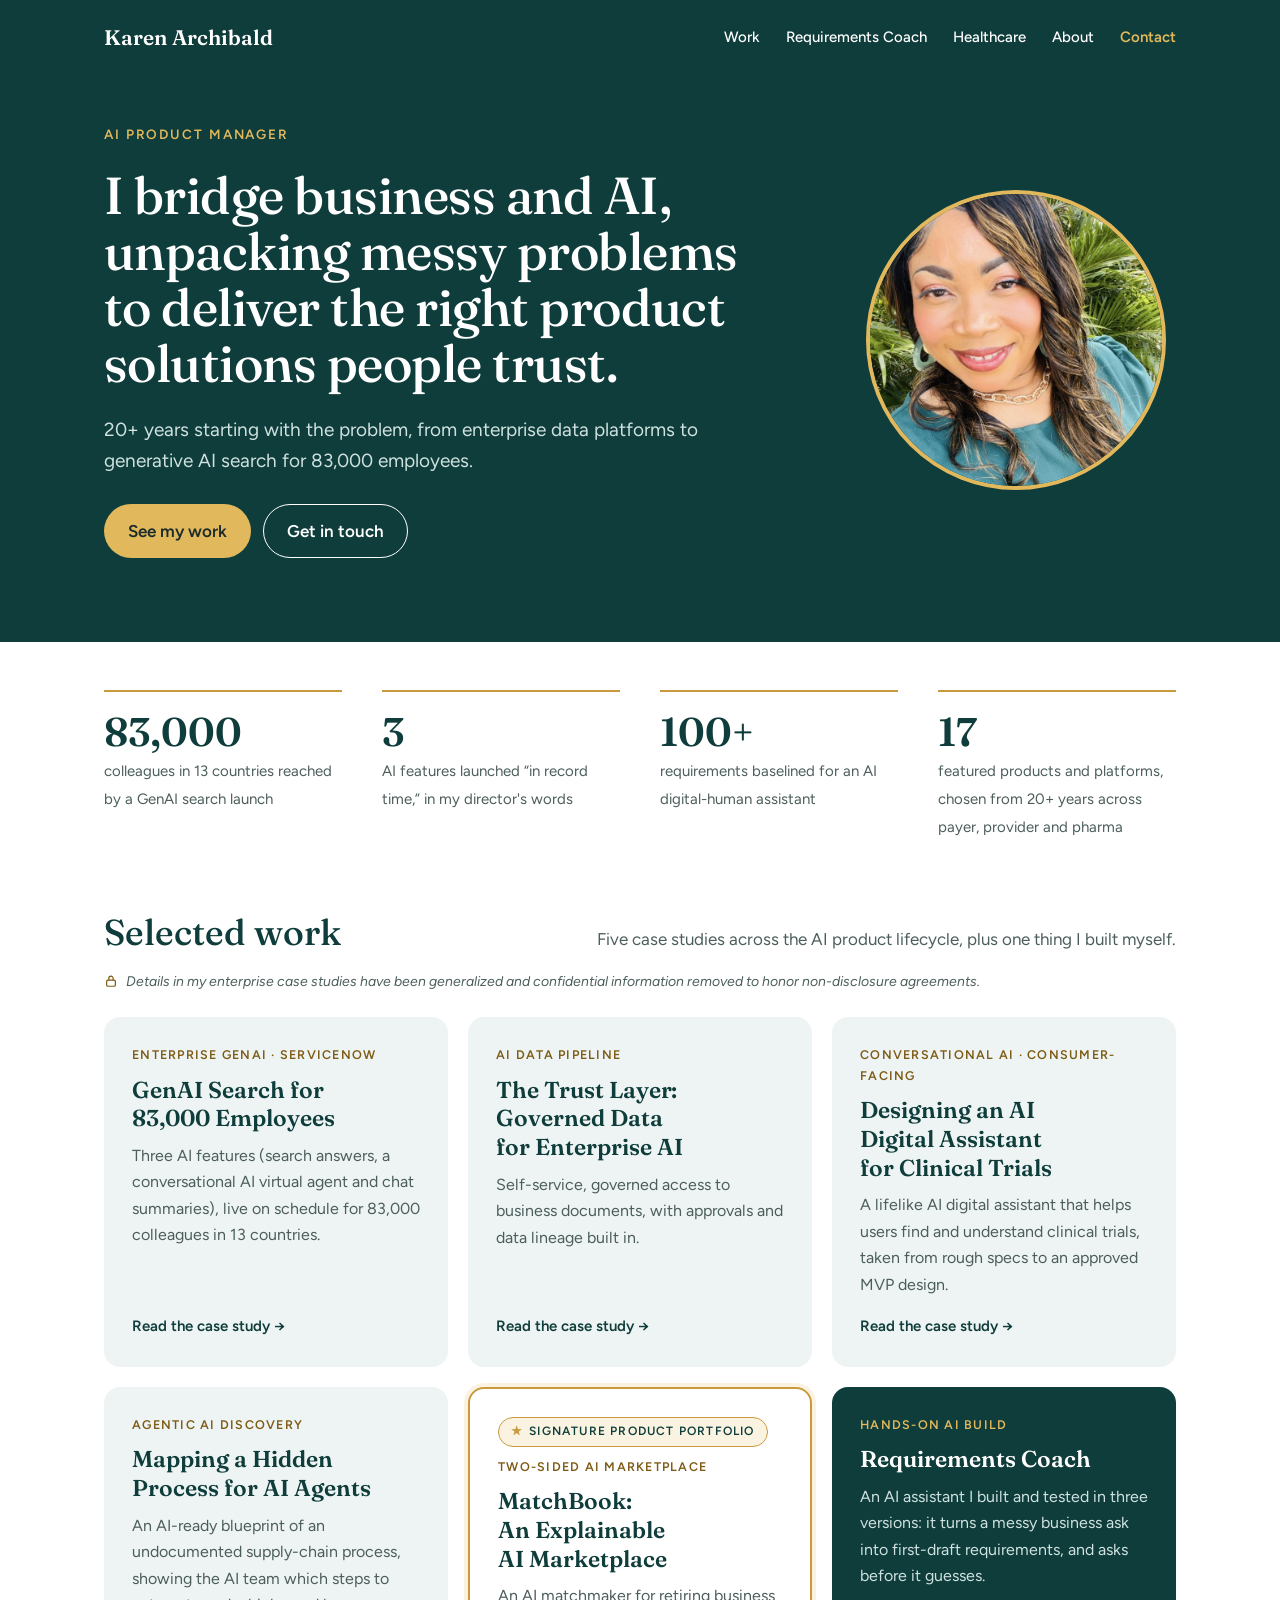
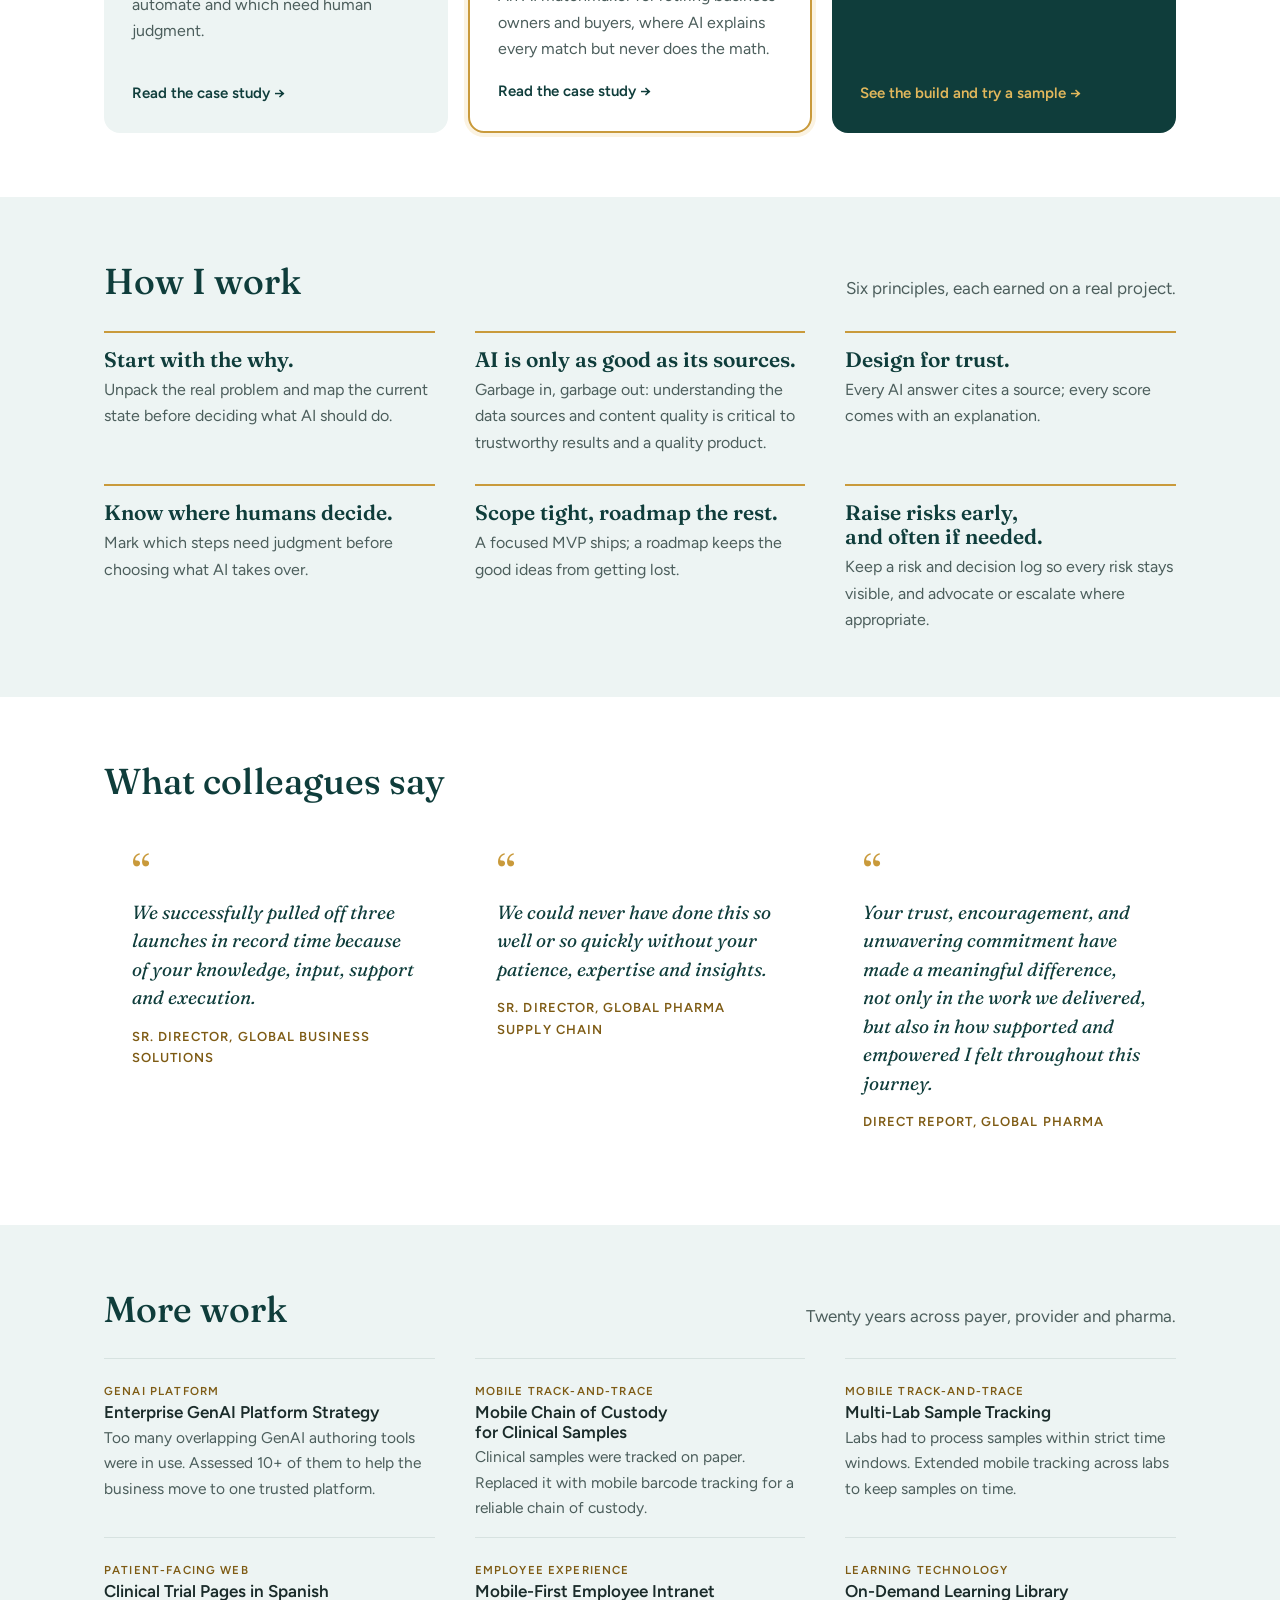
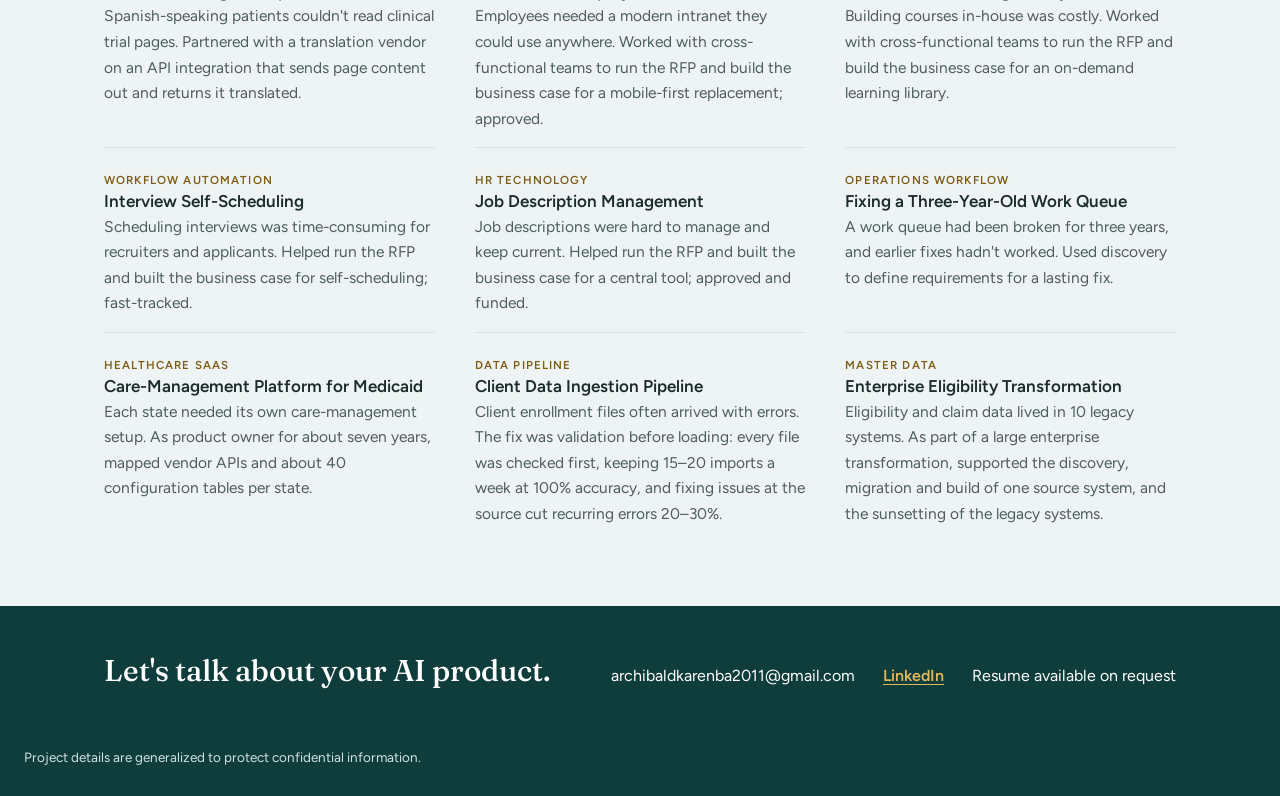
<file: index.html>
<!doctype html>
<html lang="en">
<head>
<meta charset="utf-8">
<meta name="viewport" content="width=device-width, initial-scale=1, viewport-fit=cover">
<title>Karen Archibald | AI Product Manager</title>
<meta name="description" content="AI product manager who bridges business and AI, unpacking messy problems to deliver the right product solutions people trust.">
<link rel="preconnect" href="https://fonts.googleapis.com">
<link rel="preconnect" href="https://fonts.gstatic.com" crossorigin>
<link rel="stylesheet" href="https://fonts.googleapis.com/css2?family=Fraunces:ital,opsz,wght@0,9..144,500;0,9..144,600;1,9..144,500&amp;family=Figtree:wght@400;500;600&amp;display=swap">
<link rel="stylesheet" href="assets/style.css">
</head>
<body>
<header class="band">
  <nav class="wrap nav" aria-label="Main">
    <a class="brand" href="index.html">Karen Archibald</a>
    <div class="links">
      <a href="index.html#work">Work</a>
      <a href="requirements-coach.html">Requirements Coach</a>
      <a href="healthcare.html">Healthcare</a>
      <a href="about.html">About</a>
      <a class="cta" href="#contact">Contact</a>
    </div>
  </nav>
  <div class="wrap hero" id="top">
    <div class="hero-text">
      <div class="eyebrow">AI Product Manager</div>
      <h1>I bridge business and AI, unpacking messy problems to deliver the right product solutions people trust.</h1>
      <p class="lede">20+ years starting with the problem, from enterprise data platforms to generative AI search for 83,000 employees.</p>
      <div class="buttons">
        <a class="btn btn-gold" href="#work">See my work</a>
        <a class="btn btn-line" href="#contact">Get in touch</a>
      </div>
    </div>
    <div class="portrait"><img src="assets/headshot.jpg" alt="Karen Archibald" width="300" height="300"></div>
  </div>
</header>
<main>
  <div class="wrap proof" aria-label="At a glance">
    <div><strong>83,000</strong><span>colleagues in 13 countries reached by a GenAI search launch</span></div>
    <div><strong>3</strong><span>AI features launched “in record time,” in my director's words</span></div>
    <div><strong>100+</strong><span>requirements baselined for an AI digital-human assistant</span></div>
    <div><strong>17</strong><span>featured products and platforms, chosen from 20+ years across payer, provider and pharma</span></div>
  </div>
  <section id="work">
    <div class="wrap">
      <div class="section-head"><h2>Selected work</h2><p>Five case studies across the AI product lifecycle, plus one thing I built myself.</p></div>
      <p class="nda work-note"><svg viewBox="0 0 16 16" width="14" height="14" aria-hidden="true"><rect x="3" y="7" width="10" height="7" rx="1.5" fill="none" stroke="currentColor" stroke-width="1.4"/><path d="M5.5 7V5a2.5 2.5 0 0 1 5 0v2" fill="none" stroke="currentColor" stroke-width="1.4"/></svg><span>Details in my enterprise case studies have been generalized and confidential information removed to honor non-disclosure agreements.</span></p>
      <div class="cards"><a class="card" href="work/genai-search.html"><span class="tag">Enterprise GenAI · ServiceNow</span><h3>GenAI Search for 83,000 Employees</h3><p>Three AI features (search answers, a conversational AI virtual agent and chat summaries), live on schedule for 83,000 colleagues in 13 countries.</p><span class="more">Read the case study →</span></a><a class="card" href="work/trust-layer.html"><span class="tag">AI data pipeline</span><h3>The Trust Layer: Governed Data for Enterprise AI</h3><p>Self-service, governed access to business documents, with approvals and data lineage built in.</p><span class="more">Read the case study →</span></a><a class="card" href="work/ai-digital-assistant.html"><span class="tag">Conversational AI · Consumer-facing</span><h3>Designing an AI Digital Assistant for Clinical Trials</h3><p>A lifelike AI digital assistant that helps users find and understand clinical trials, taken from rough specs to an approved MVP design.</p><span class="more">Read the case study →</span></a><a class="card" href="work/hidden-process.html"><span class="tag">Agentic AI discovery</span><h3>Mapping a Hidden Process for AI Agents</h3><p>An AI-ready blueprint of an undocumented supply-chain process, showing the AI team which steps to automate and which need human judgment.</p><span class="more">Read the case study →</span></a><a class="card signature" href="work/matchbook.html"><span class="sig-badge">Signature Product Portfolio</span><span class="tag">Two-sided AI marketplace</span><h3>MatchBook: An Explainable AI Marketplace</h3><p>An AI matchmaker for retiring business owners and buyers, where AI explains every match but never does the math.</p><span class="more">Read the case study →</span></a><a class="card feature" href="requirements-coach.html"><span class="tag">Hands-on AI build</span><h3>Requirements Coach</h3><p>An AI assistant I built and tested in three versions: it turns a messy business ask into first-draft requirements, and asks before it guesses.</p><span class="more">See the build and try a sample →</span></a></div>
    </div>
  </section>
  <section class="tint">
    <div class="wrap">
      <div class="section-head"><h2>How I work</h2><p>Six principles, each earned on a real project.</p></div>
      <ul class="principles"><li><h3>Start with the why.</h3><p>Unpack the real problem and map the current state before deciding what AI should do.</p></li><li><h3>AI is only as good as its sources.</h3><p>Garbage in, garbage out: understanding the data sources and content quality is critical to trustworthy results and a quality product.</p></li><li><h3>Design for trust.</h3><p>Every AI answer cites a source; every score comes with an explanation.</p></li><li><h3>Know where humans decide.</h3><p>Mark which steps need judgment before choosing what AI takes over.</p></li><li><h3>Scope tight, roadmap the rest.</h3><p>A focused MVP ships; a roadmap keeps the good ideas from getting lost.</p></li><li><h3>Raise risks early, and often if needed.</h3><p>Keep a risk and decision log so every risk stays visible, and advocate or escalate where appropriate.</p></li></ul>
    </div>
  </section>
  <section>
    <div class="wrap">
      <div class="section-head"><h2>What colleagues say</h2></div>
      <div class="quotes"><figure class="quote"><blockquote>We successfully pulled off three launches in record time because of your knowledge, input, support and execution.</blockquote><figcaption>Sr. Director, Global Business Solutions</figcaption></figure><figure class="quote"><blockquote>We could never have done this so well or so quickly without your patience, expertise and insights.</blockquote><figcaption>Sr. Director, global pharma supply chain</figcaption></figure><figure class="quote"><blockquote>Your trust, encouragement, and unwavering commitment have made a meaningful difference, not only in the work we delivered, but also in how supported and empowered I felt throughout this journey.</blockquote><figcaption>Direct report, global pharma</figcaption></figure></div>
    </div>
  </section>
  <section class="tint">
    <div class="wrap">
      <div class="section-head"><h2>More work</h2><p>Twenty years across payer, provider and pharma.</p></div>
      <div class="compact"><div><span class="tag">GenAI platform</span><h3>Enterprise GenAI Platform Strategy</h3><p>Too many overlapping GenAI authoring tools were in use. Assessed 10+ of them to help the business move to one trusted platform.</p></div><div><span class="tag">Mobile track-and-trace</span><h3>Mobile Chain of Custody for Clinical Samples</h3><p>Clinical samples were tracked on paper. Replaced it with mobile barcode tracking for a reliable chain of custody.</p></div><div><span class="tag">Mobile track-and-trace</span><h3>Multi-Lab Sample Tracking</h3><p>Labs had to process samples within strict time windows. Extended mobile tracking across labs to keep samples on time.</p></div><div><span class="tag">Patient-facing web</span><h3>Clinical Trial Pages in Spanish</h3><p>Spanish-speaking patients couldn&#x27;t read clinical trial pages. Partnered with a translation vendor on an API integration that sends page content out and returns it translated.</p></div><div><span class="tag">Employee experience</span><h3>Mobile-First Employee Intranet</h3><p>Employees needed a modern intranet they could use anywhere. Worked with cross-functional teams to run the RFP and build the business case for a mobile-first replacement; approved.</p></div><div><span class="tag">Learning technology</span><h3>On-Demand Learning Library</h3><p>Building courses in-house was costly. Worked with cross-functional teams to run the RFP and build the business case for an on-demand learning library.</p></div><div><span class="tag">Workflow automation</span><h3>Interview Self-Scheduling</h3><p>Scheduling interviews was time-consuming for recruiters and applicants. Helped run the RFP and built the business case for self-scheduling; fast-tracked.</p></div><div><span class="tag">HR technology</span><h3>Job Description Management</h3><p>Job descriptions were hard to manage and keep current. Helped run the RFP and built the business case for a central tool; approved and funded.</p></div><div><span class="tag">Operations workflow</span><h3>Fixing a Three-Year-Old Work Queue</h3><p>A work queue had been broken for three years, and earlier fixes hadn&#x27;t worked. Used discovery to define requirements for a lasting fix.</p></div><div><span class="tag">Healthcare SaaS</span><h3>Care-Management Platform for Medicaid</h3><p>Each state needed its own care-management setup. As product owner for about seven years, mapped vendor APIs and about 40 configuration tables per state.</p></div><div><span class="tag">Data pipeline</span><h3>Client Data Ingestion Pipeline</h3><p>Client enrollment files often arrived with errors. The fix was validation before loading: every file was checked first, keeping 15–20 imports a week at 100% accuracy, and fixing issues at the source cut recurring errors 20–30%.</p></div><div><span class="tag">Master data</span><h3>Enterprise Eligibility Transformation</h3><p>Eligibility and claim data lived in 10 legacy systems. As part of a large enterprise transformation, supported the discovery, migration and build of one source system, and the sunsetting of the legacy systems.</p></div></div>
    </div>
  </section>
</main>
<footer class="footer" id="contact">
  <div class="wrap footer-inner">
    <h2>Let's talk about your AI product.</h2>
    <div class="contact">
      <span class="email">archibaldkarenba2011@gmail.com</span>
      <a href="https://www.linkedin.com/in/karen-archibald-msis-39a5b05" target="_blank" rel="noopener">LinkedIn</a>
      <span>Resume available on request</span>
    </div>
  </div>
  <p class="wrap fine">Project details are generalized to protect confidential information.</p>
</footer>
</body>
</html>
</file>
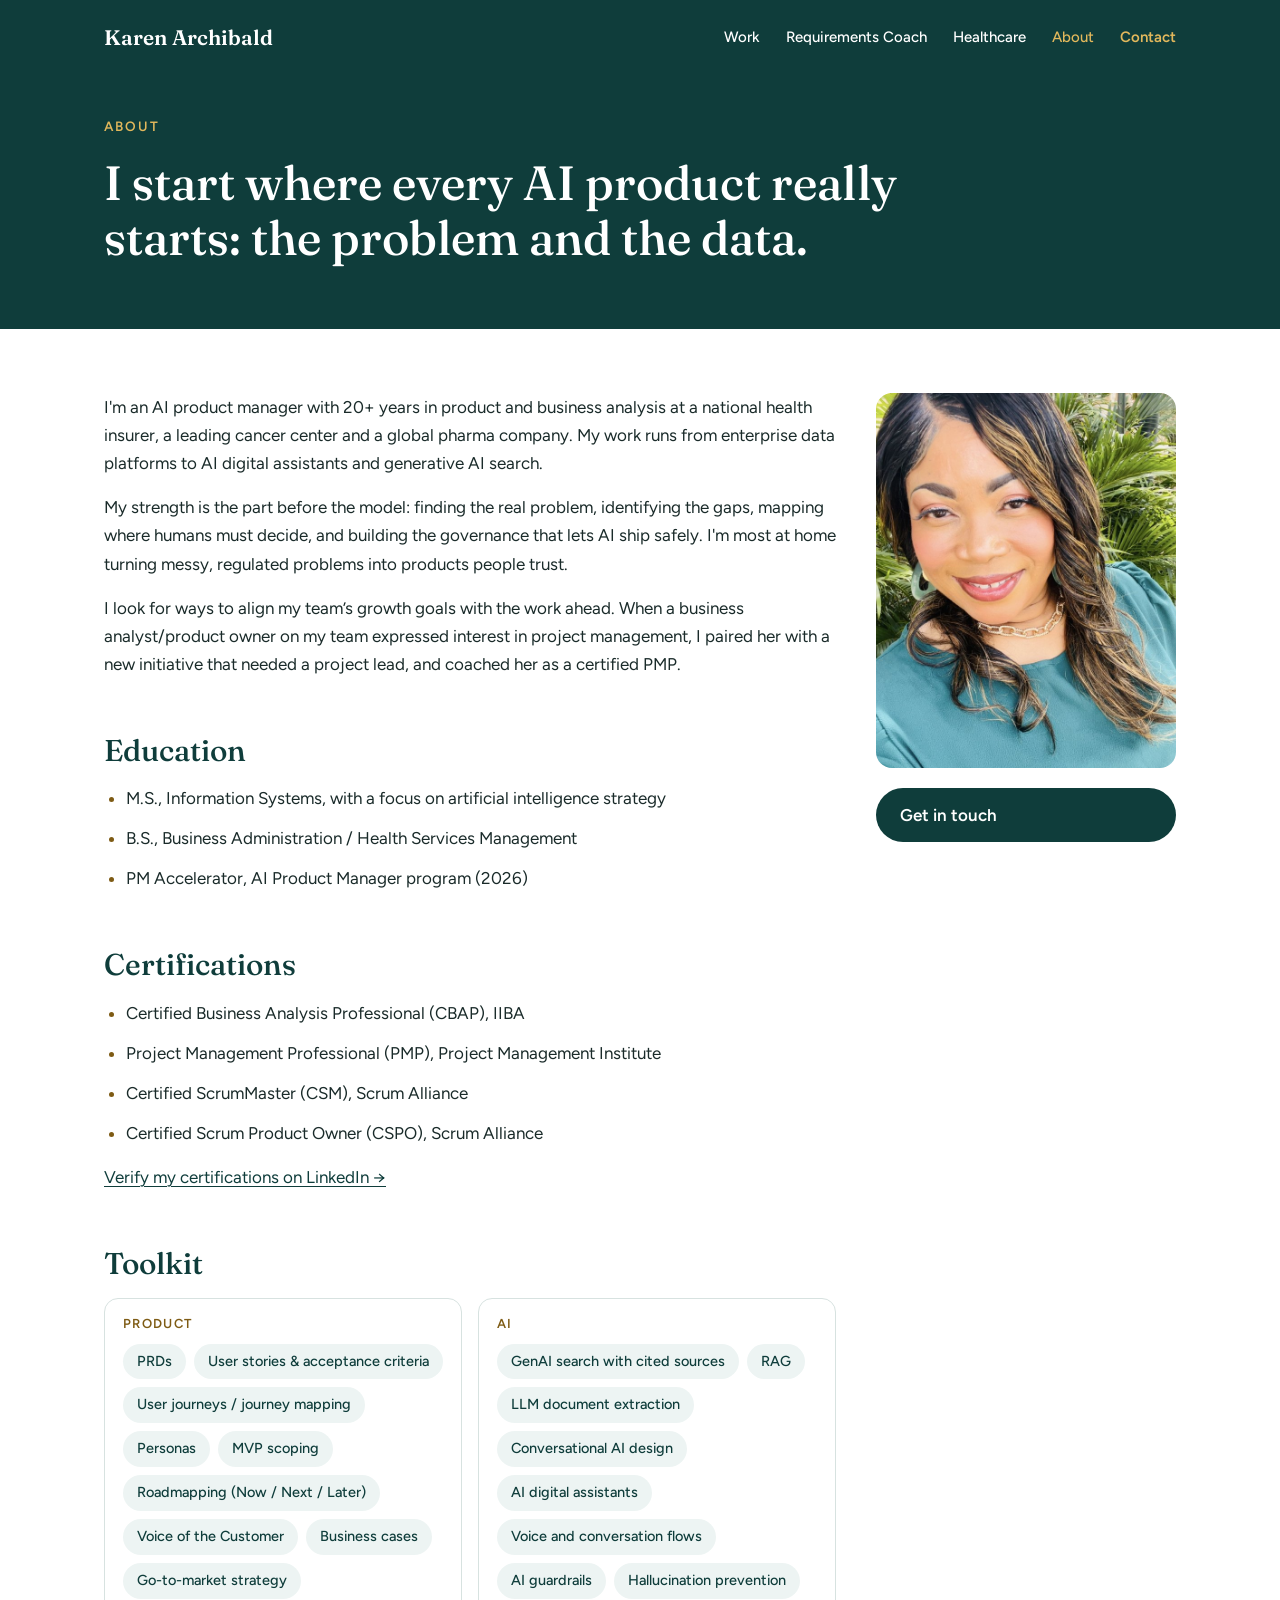
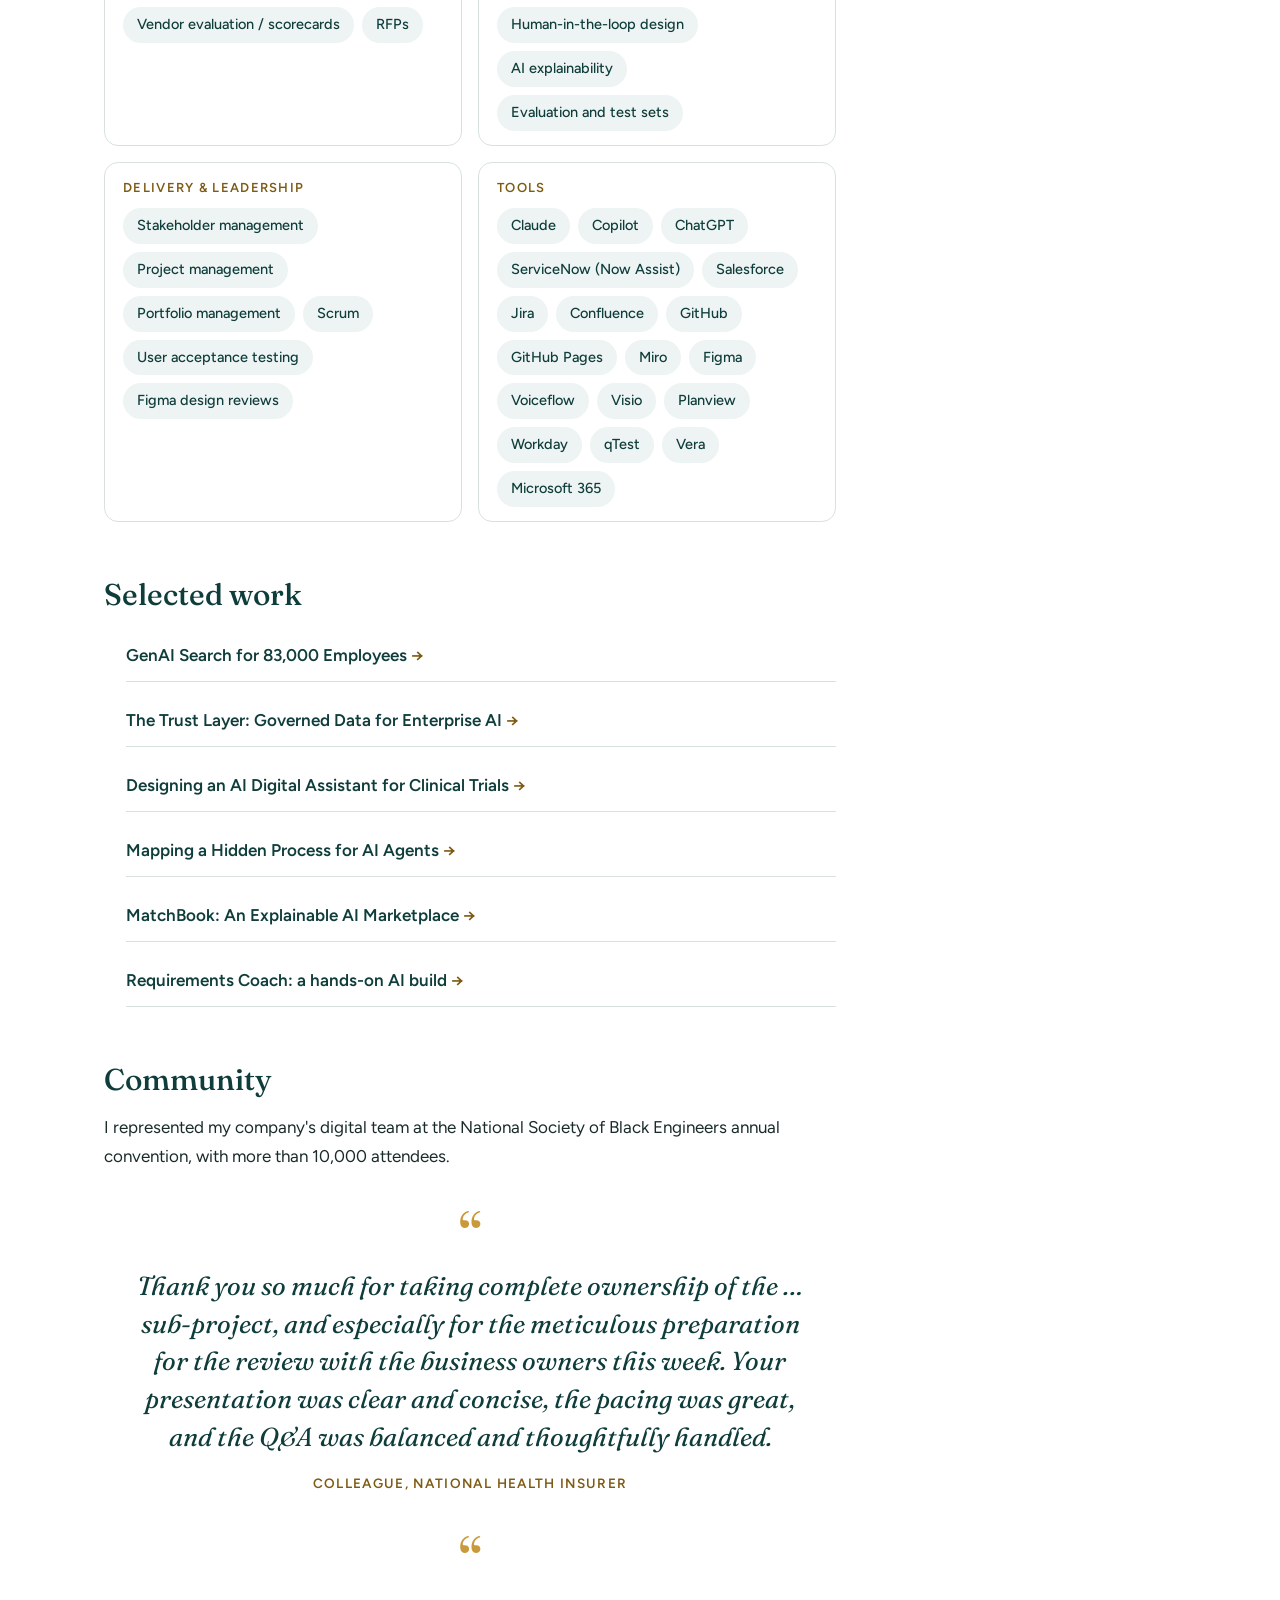
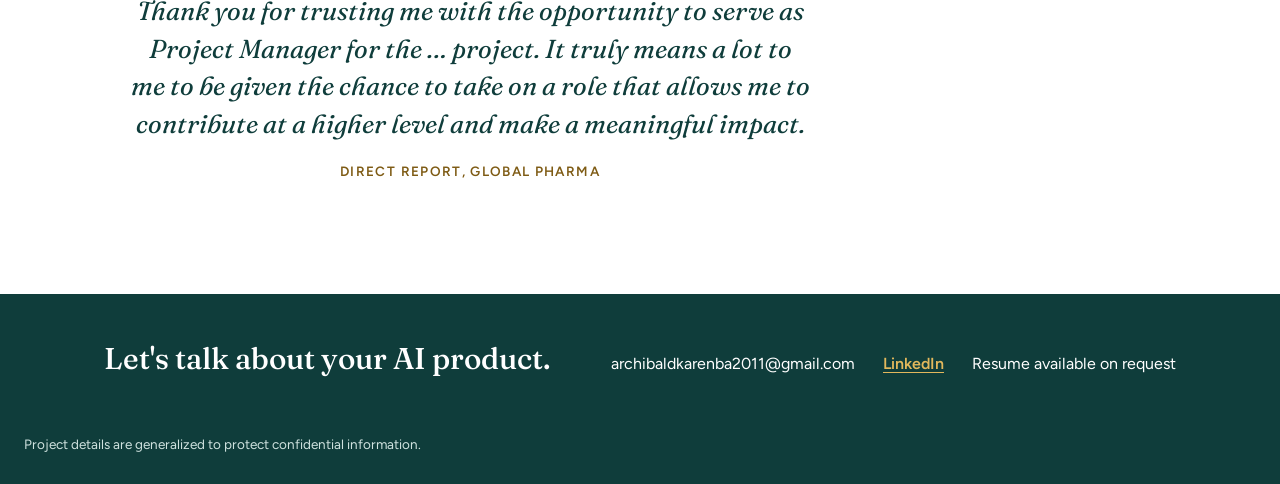
<file: about.html>
<!doctype html>
<html lang="en">
<head>
<meta charset="utf-8">
<meta name="viewport" content="width=device-width, initial-scale=1, viewport-fit=cover">
<title>About | Karen Archibald</title>
<meta name="description" content="About Karen Archibald, AI product manager.">
<link rel="preconnect" href="https://fonts.googleapis.com">
<link rel="preconnect" href="https://fonts.gstatic.com" crossorigin>
<link rel="stylesheet" href="https://fonts.googleapis.com/css2?family=Fraunces:ital,opsz,wght@0,9..144,500;0,9..144,600;1,9..144,500&amp;family=Figtree:wght@400;500;600&amp;display=swap">
<link rel="stylesheet" href="assets/style.css">
</head>
<body>
<header class="band">
  <nav class="wrap nav" aria-label="Main">
    <a class="brand" href="index.html">Karen Archibald</a>
    <div class="links">
      <a href="index.html#work">Work</a>
      <a href="requirements-coach.html">Requirements Coach</a>
      <a href="healthcare.html">Healthcare</a>
      <a href="about.html" aria-current="page">About</a>
      <a class="cta" href="#contact">Contact</a>
    </div>
  </nav>
  <div class="wrap cs-hero">
    <div class="eyebrow">About</div>
    <h1>I start where every AI product really starts: the problem and the data.</h1>
  </div>
</header>
<main>
  <section>
    <div class="wrap about-grid">
      <div class="prose">
        <p>I'm an AI product manager with 20+ years in product and business analysis at a national health insurer, a leading cancer center and a global pharma company. My work runs from enterprise data platforms to AI digital assistants and generative AI search.</p>
        <p>My strength is the part before the model: finding the real problem, identifying the gaps, mapping where humans must decide, and building the governance that lets AI ship safely. I'm most at home turning messy, regulated problems into products people trust.</p>
        <p>I look for ways to align my team’s growth goals with the work ahead. When a business analyst/product owner on my team expressed interest in project management, I paired her with a new initiative that needed a project lead, and coached her as a certified PMP.</p>
        <h2>Education</h2>
        <ul>
          <li>M.S., Information Systems, with a focus on artificial intelligence strategy</li>
          <li>B.S., Business Administration / Health Services Management</li>
          <li>PM Accelerator, AI Product Manager program (2026)</li>
        </ul>
        <h2>Certifications</h2>
        <ul>
          <li>Certified Business Analysis Professional (CBAP), IIBA</li>
          <li>Project Management Professional (PMP), Project Management Institute</li>
          <li>Certified ScrumMaster (CSM), Scrum Alliance</li>
          <li>Certified Scrum Product Owner (CSPO), Scrum Alliance</li>
        </ul>
        <p><a href="https://www.linkedin.com/in/karen-archibald-msis-39a5b05/details/certifications/" target="_blank" rel="noopener">Verify my certifications on LinkedIn →</a></p>
        <h2>Toolkit</h2>
        <div class="toolkit"><div class="tk-group"><h3>Product</h3><ul class="chips"><li>PRDs</li><li>User stories &amp; acceptance criteria</li><li>User journeys / journey mapping</li><li>Personas</li><li>MVP scoping</li><li>Roadmapping (Now / Next / Later)</li><li>Voice of the Customer</li><li>Business cases</li><li>Go-to-market strategy</li><li>Vendor evaluation / scorecards</li><li>RFPs</li></ul></div><div class="tk-group"><h3>AI</h3><ul class="chips"><li>GenAI search with cited sources</li><li>RAG</li><li>LLM document extraction</li><li>Conversational AI design</li><li>AI digital assistants</li><li>Voice and conversation flows</li><li>AI guardrails</li><li>Hallucination prevention</li><li>Human-in-the-loop design</li><li>AI explainability</li><li>Evaluation and test sets</li></ul></div><div class="tk-group"><h3>Delivery &amp; leadership</h3><ul class="chips"><li>Stakeholder management</li><li>Project management</li><li>Portfolio management</li><li>Scrum</li><li>User acceptance testing</li><li>Figma design reviews</li></ul></div><div class="tk-group"><h3>Tools</h3><ul class="chips"><li>Claude</li><li>Copilot</li><li>ChatGPT</li><li>ServiceNow (Now Assist)</li><li>Salesforce</li><li>Jira</li><li>Confluence</li><li>GitHub</li><li>GitHub Pages</li><li>Miro</li><li>Figma</li><li>Voiceflow</li><li>Visio</li><li>Planview</li><li>Workday</li><li>qTest</li><li>Vera</li><li>Microsoft 365</li></ul></div></div>
        <h2>Selected work</h2>
        <ul class="work-links"><li><a href="work/genai-search.html">GenAI Search for 83,000 Employees</a></li><li><a href="work/trust-layer.html">The Trust Layer: Governed Data for Enterprise AI</a></li><li><a href="work/ai-digital-assistant.html">Designing an AI Digital Assistant for Clinical Trials</a></li><li><a href="work/hidden-process.html">Mapping a Hidden Process for AI Agents</a></li><li><a href="work/matchbook.html">MatchBook: An Explainable AI Marketplace</a></li><li><a href="requirements-coach.html">Requirements Coach: a hands-on AI build</a></li></ul>
        <h2>Community</h2>
        <p>I represented my company's digital team at the National Society of Black Engineers annual convention, with more than 10,000 attendees.</p>
        <figure class="pull"><blockquote>Thank you so much for taking complete ownership of the … sub-project, and especially for the meticulous preparation for the review with the business owners this week. Your presentation was clear and concise, the pacing was great, and the Q&amp;A was balanced and thoughtfully handled.</blockquote><figcaption>Colleague, national health insurer</figcaption></figure>
        <figure class="pull"><blockquote>Thank you for trusting me with the opportunity to serve as Project Manager for the … project. It truly means a lot to me to be given the chance to take on a role that allows me to contribute at a higher level and make a meaningful impact.</blockquote><figcaption>Direct report, global pharma</figcaption></figure>
      </div>
      <div class="about-side">
        <img src="assets/headshot.jpg" alt="Karen Archibald" width="300" height="375">
        <a class="btn btn-teal" href="#contact">Get in touch</a>
      </div>
    </div>
  </section>
</main>
<footer class="footer" id="contact">
  <div class="wrap footer-inner">
    <h2>Let's talk about your AI product.</h2>
    <div class="contact">
      <span class="email">archibaldkarenba2011@gmail.com</span>
      <a href="https://www.linkedin.com/in/karen-archibald-msis-39a5b05" target="_blank" rel="noopener">LinkedIn</a>
      <span>Resume available on request</span>
    </div>
  </div>
  <p class="wrap fine">Project details are generalized to protect confidential information.</p>
</footer>
</body>
</html>
</file>
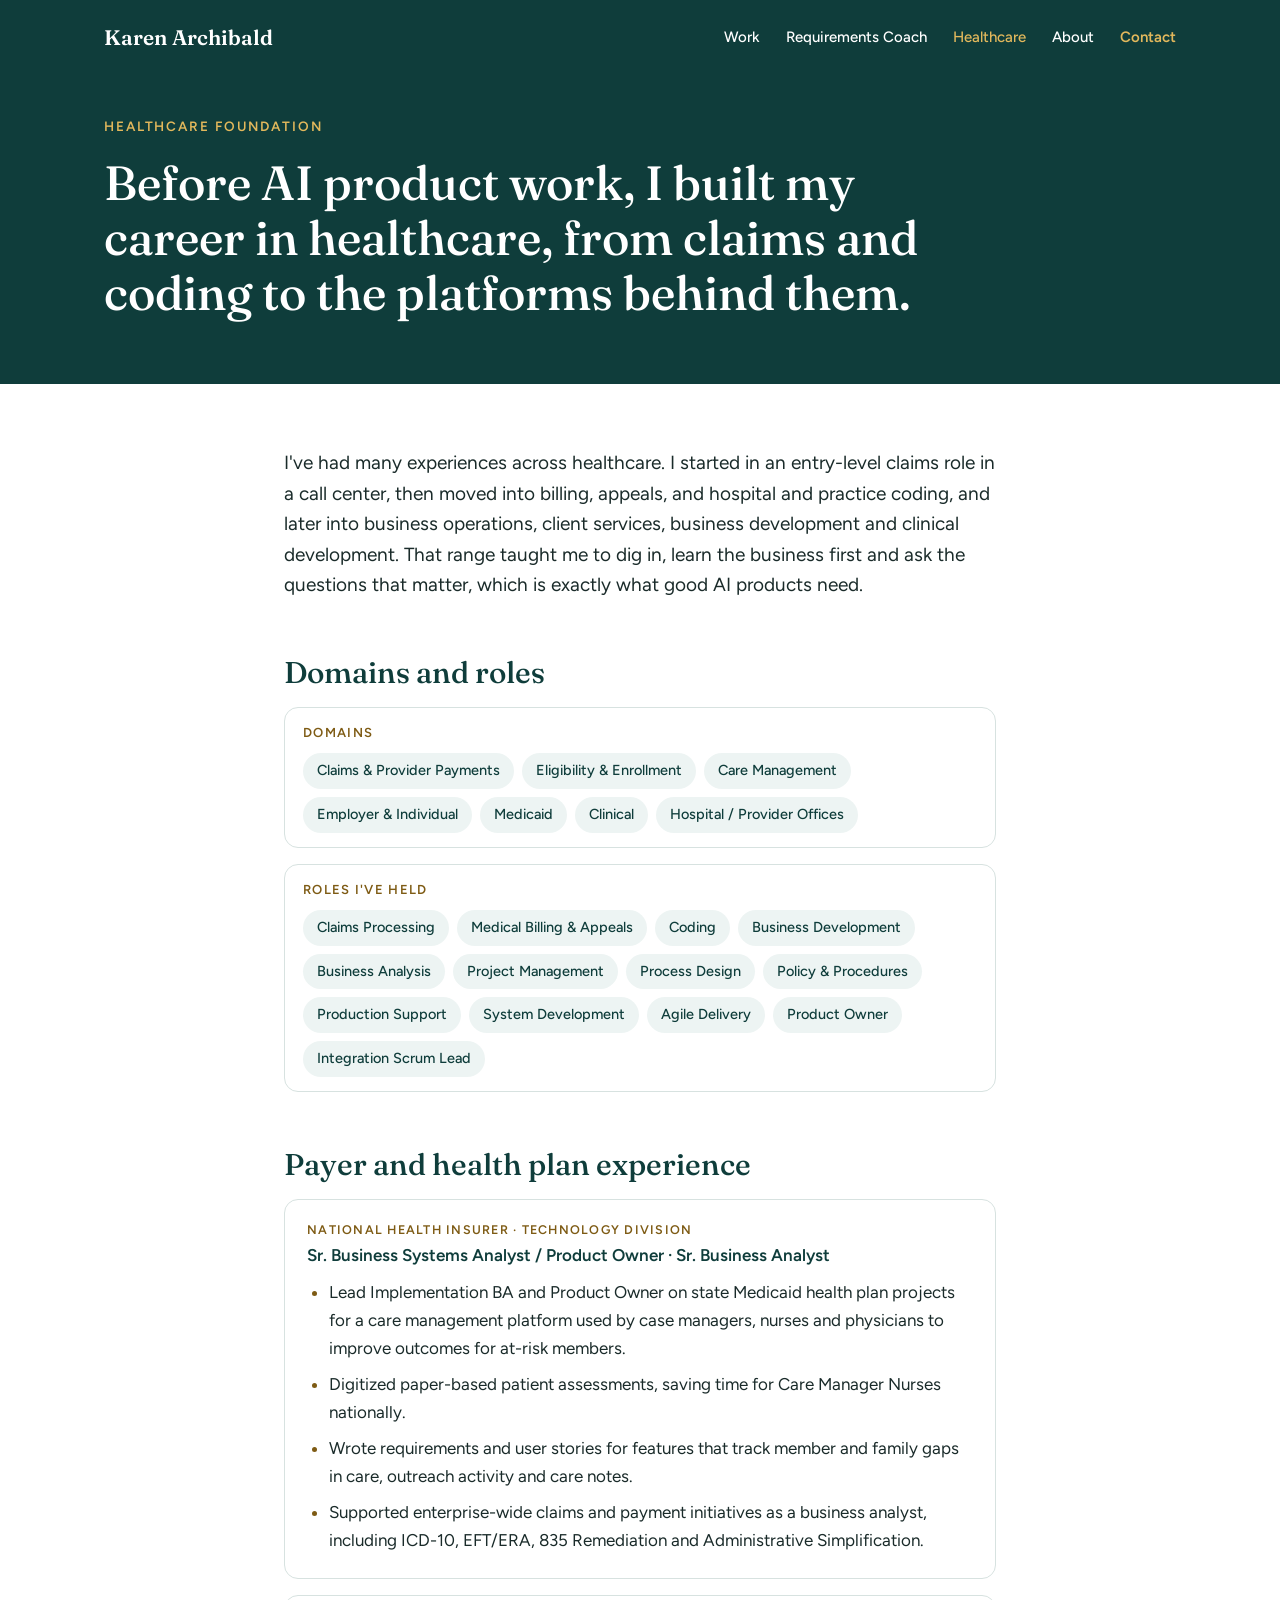
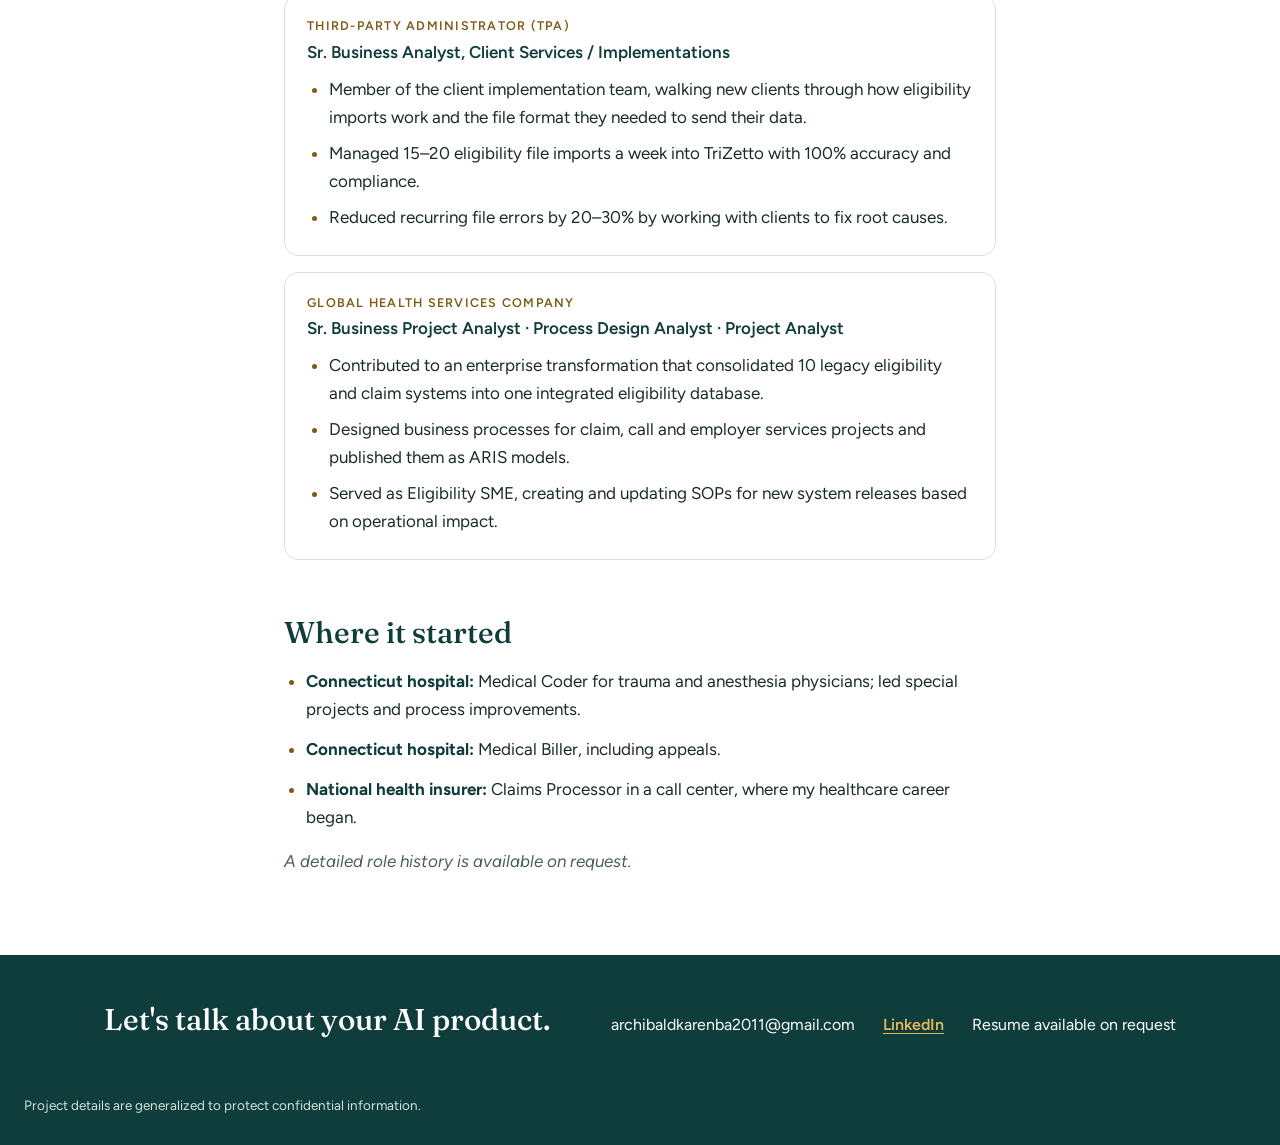
<file: healthcare.html>
<!doctype html>
<html lang="en">
<head>
<meta charset="utf-8">
<meta name="viewport" content="width=device-width, initial-scale=1, viewport-fit=cover">
<title>Healthcare Foundation | Karen Archibald</title>
<meta name="description" content="Karen Archibald's healthcare foundation: claims, billing, appeals, coding, eligibility, care management and payer operations.">
<link rel="preconnect" href="https://fonts.googleapis.com">
<link rel="preconnect" href="https://fonts.gstatic.com" crossorigin>
<link rel="stylesheet" href="https://fonts.googleapis.com/css2?family=Fraunces:ital,opsz,wght@0,9..144,500;0,9..144,600;1,9..144,500&amp;family=Figtree:wght@400;500;600&amp;display=swap">
<link rel="stylesheet" href="assets/style.css">
</head>
<body>
<header class="band">
  <nav class="wrap nav" aria-label="Main">
    <a class="brand" href="index.html">Karen Archibald</a>
    <div class="links">
      <a href="index.html#work">Work</a>
      <a href="requirements-coach.html">Requirements Coach</a>
      <a href="healthcare.html" aria-current="page">Healthcare</a>
      <a href="about.html">About</a>
      <a class="cta" href="#contact">Contact</a>
    </div>
  </nav>
  <div class="wrap cs-hero">
    <div class="eyebrow">Healthcare Foundation</div>
    <h1>Before AI product work, I built my career in healthcare, from claims and coding to the platforms behind them.</h1>
  </div>
</header>
<main>
  <section>
    <div class="narrow prose">
      <p class="hc-intro">I've had many experiences across healthcare. I started in an entry-level claims role in a call center, then moved into billing, appeals, and hospital and practice coding, and later into business operations, client services, business development and clinical development. That range taught me to dig in, learn the business first and ask the questions that matter, which is exactly what good AI products need.</p>

      <h2>Domains and roles</h2>
      <div class="hc-groups">
        <div class="tk-group"><h3>Domains</h3><ul class="chips"><li>Claims &amp; Provider Payments</li><li>Eligibility &amp; Enrollment</li><li>Care Management</li><li>Employer &amp; Individual</li><li>Medicaid</li><li>Clinical</li><li>Hospital / Provider Offices</li></ul></div>
        <div class="tk-group"><h3>Roles I've held</h3><ul class="chips"><li>Claims Processing</li><li>Medical Billing &amp; Appeals</li><li>Coding</li><li>Business Development</li><li>Business Analysis</li><li>Project Management</li><li>Process Design</li><li>Policy &amp; Procedures</li><li>Production Support</li><li>System Development</li><li>Agile Delivery</li><li>Product Owner</li><li>Integration Scrum Lead</li></ul></div>
      </div>

      <h2>Payer and health plan experience</h2>
      <div class="employers">
        <article class="employer">
          <span class="tag">National health insurer · technology division</span>
          <h3>Sr. Business Systems Analyst / Product Owner · Sr. Business Analyst</h3>
          <ul>
            <li>Lead Implementation BA and Product Owner on state Medicaid health plan projects for a care management platform used by case managers, nurses and physicians to improve outcomes for at-risk members.</li>
            <li>Digitized paper-based patient assessments, saving time for Care Manager Nurses nationally.</li>
            <li>Wrote requirements and user stories for features that track member and family gaps in care, outreach activity and care notes.</li>
            <li>Supported enterprise-wide claims and payment initiatives as a business analyst, including ICD-10, EFT/ERA, 835 Remediation and Administrative Simplification.</li>
          </ul>
        </article>
        <article class="employer">
          <span class="tag">Third-party administrator (TPA)</span>
          <h3>Sr. Business Analyst, Client Services / Implementations</h3>
          <ul>
            <li>Member of the client implementation team, walking new clients through how eligibility imports work and the file format they needed to send their data.</li>
            <li>Managed 15–20 eligibility file imports a week into TriZetto with 100% accuracy and compliance.</li>
            <li>Reduced recurring file errors by 20–30% by working with clients to fix root causes.</li>
          </ul>
        </article>
        <article class="employer">
          <span class="tag">Global health services company</span>
          <h3>Sr. Business Project Analyst · Process Design Analyst · Project Analyst</h3>
          <ul>
            <li>Contributed to an enterprise transformation that consolidated 10 legacy eligibility and claim systems into one integrated eligibility database.</li>
            <li>Designed business processes for claim, call and employer services projects and published them as ARIS models.</li>
            <li>Served as Eligibility SME, creating and updating SOPs for new system releases based on operational impact.</li>
          </ul>
        </article>
      </div>

      <h2>Where it started</h2>
      <ul class="work-start">
        <li><strong>Connecticut hospital:</strong> Medical Coder for trauma and anesthesia physicians; led special projects and process improvements.</li>
        <li><strong>Connecticut hospital:</strong> Medical Biller, including appeals.</li>
        <li><strong>National health insurer:</strong> Claims Processor in a call center, where my healthcare career began.</li>
      </ul>

      <p class="hc-note">A detailed role history is available on request.</p>
    </div>
  </section>
</main>
<footer class="footer" id="contact">
  <div class="wrap footer-inner">
    <h2>Let's talk about your AI product.</h2>
    <div class="contact">
      <span class="email">archibaldkarenba2011@gmail.com</span>
      <a href="https://www.linkedin.com/in/karen-archibald-msis-39a5b05" target="_blank" rel="noopener">LinkedIn</a>
      <span>Resume available on request</span>
    </div>
  </div>
  <p class="wrap fine">Project details are generalized to protect confidential information.</p>
</footer>
</body>
</html>
</file>
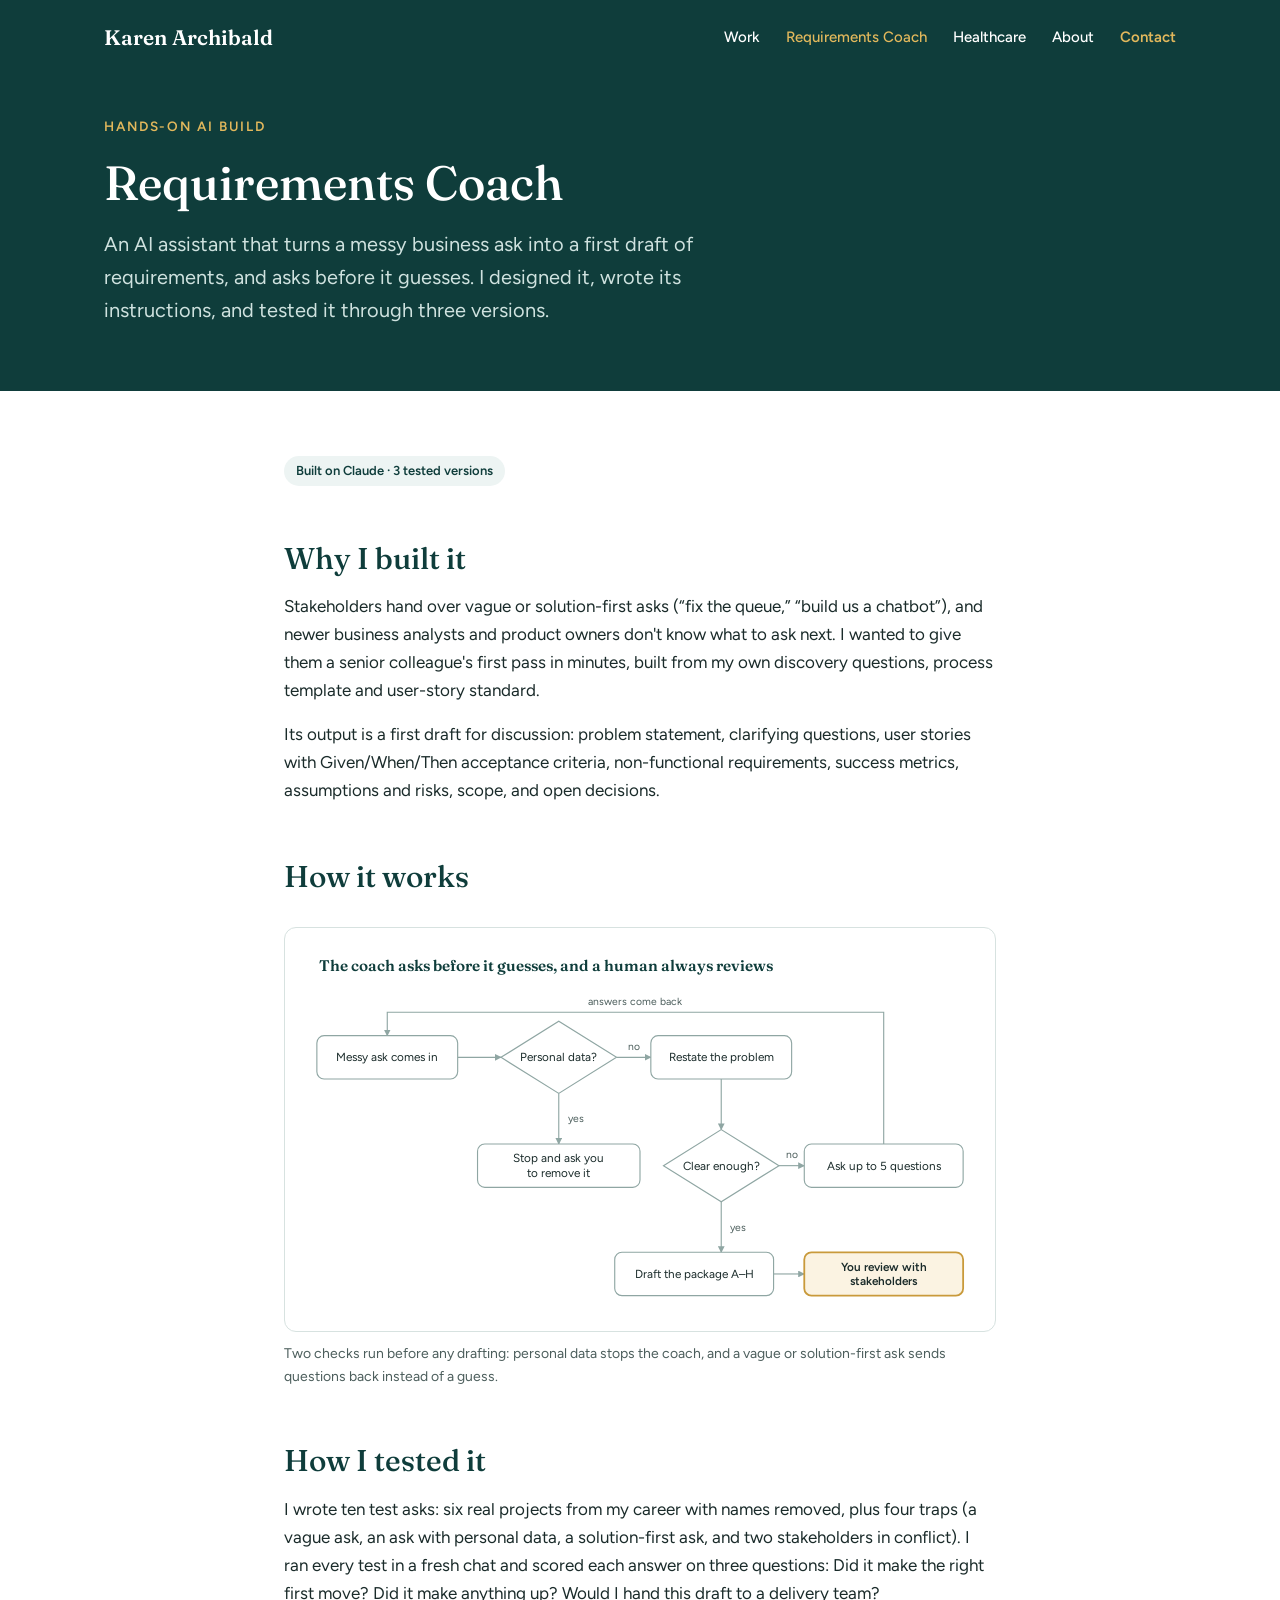
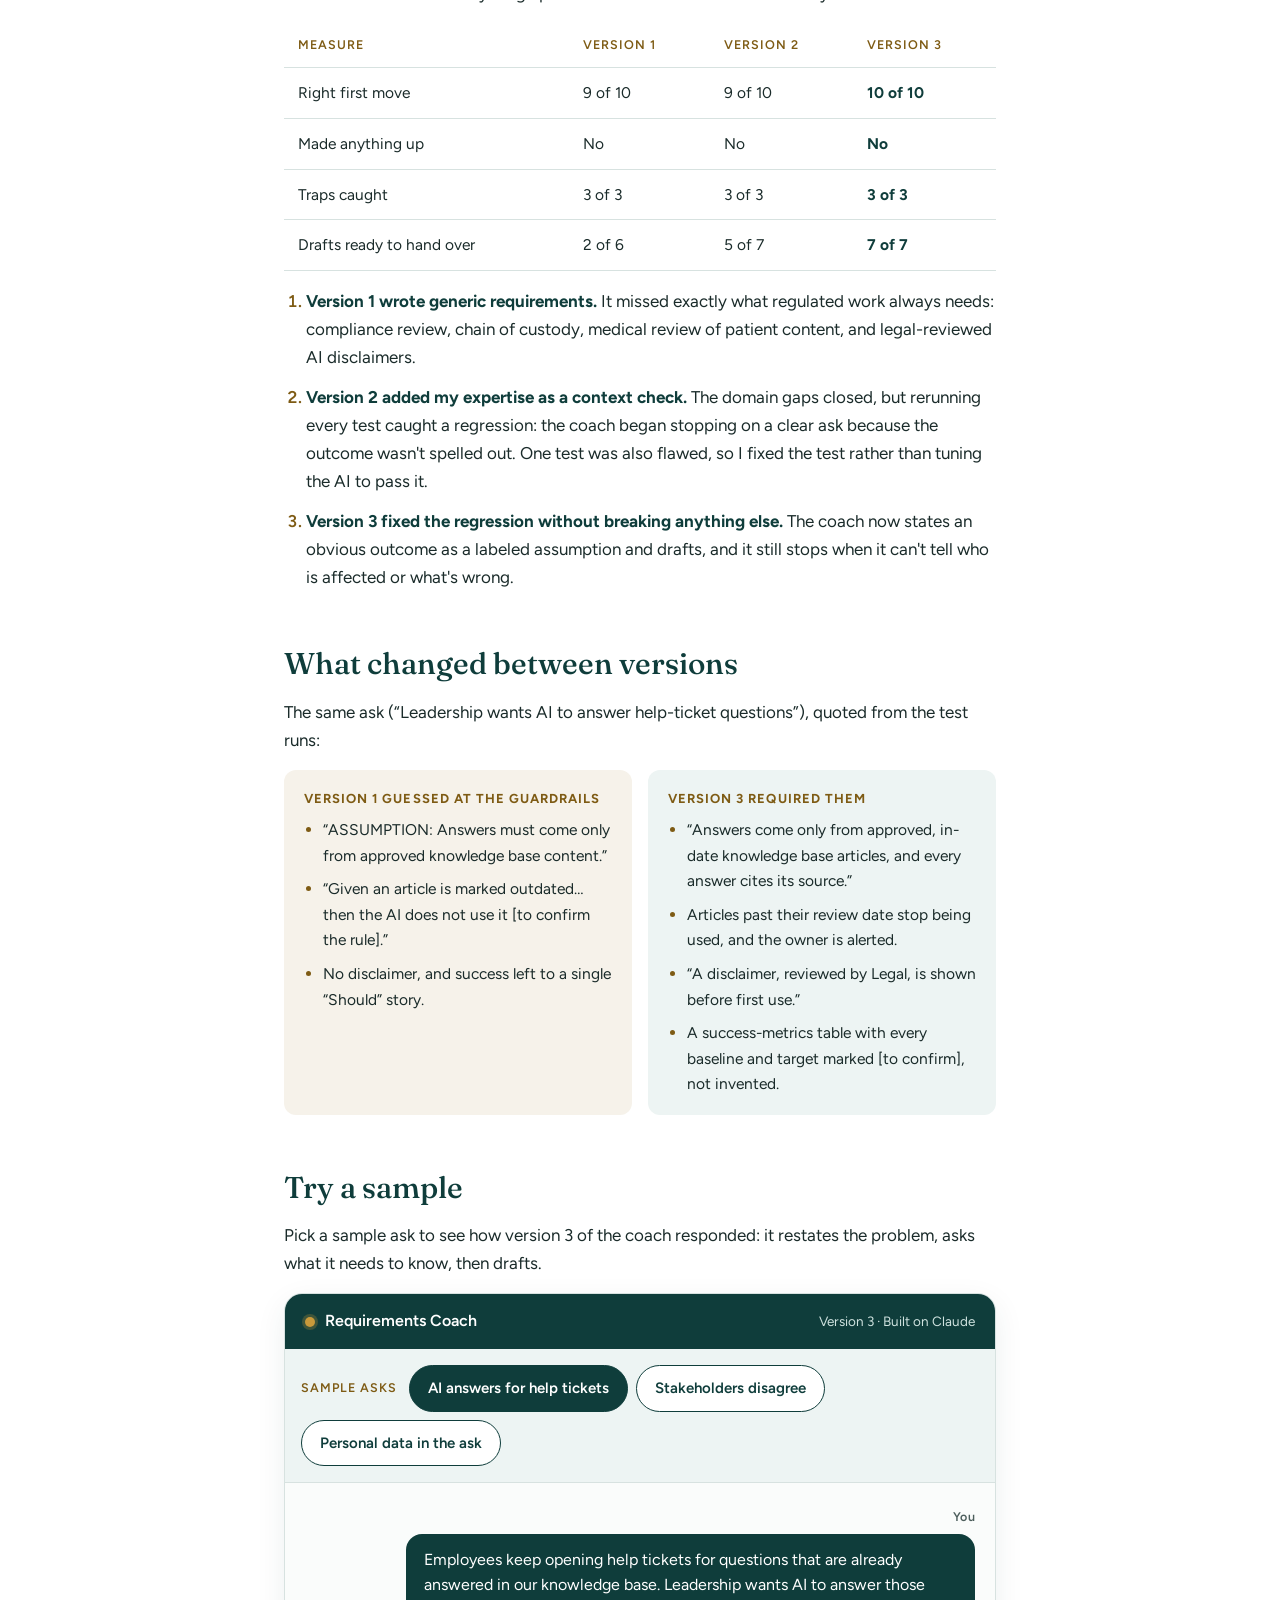
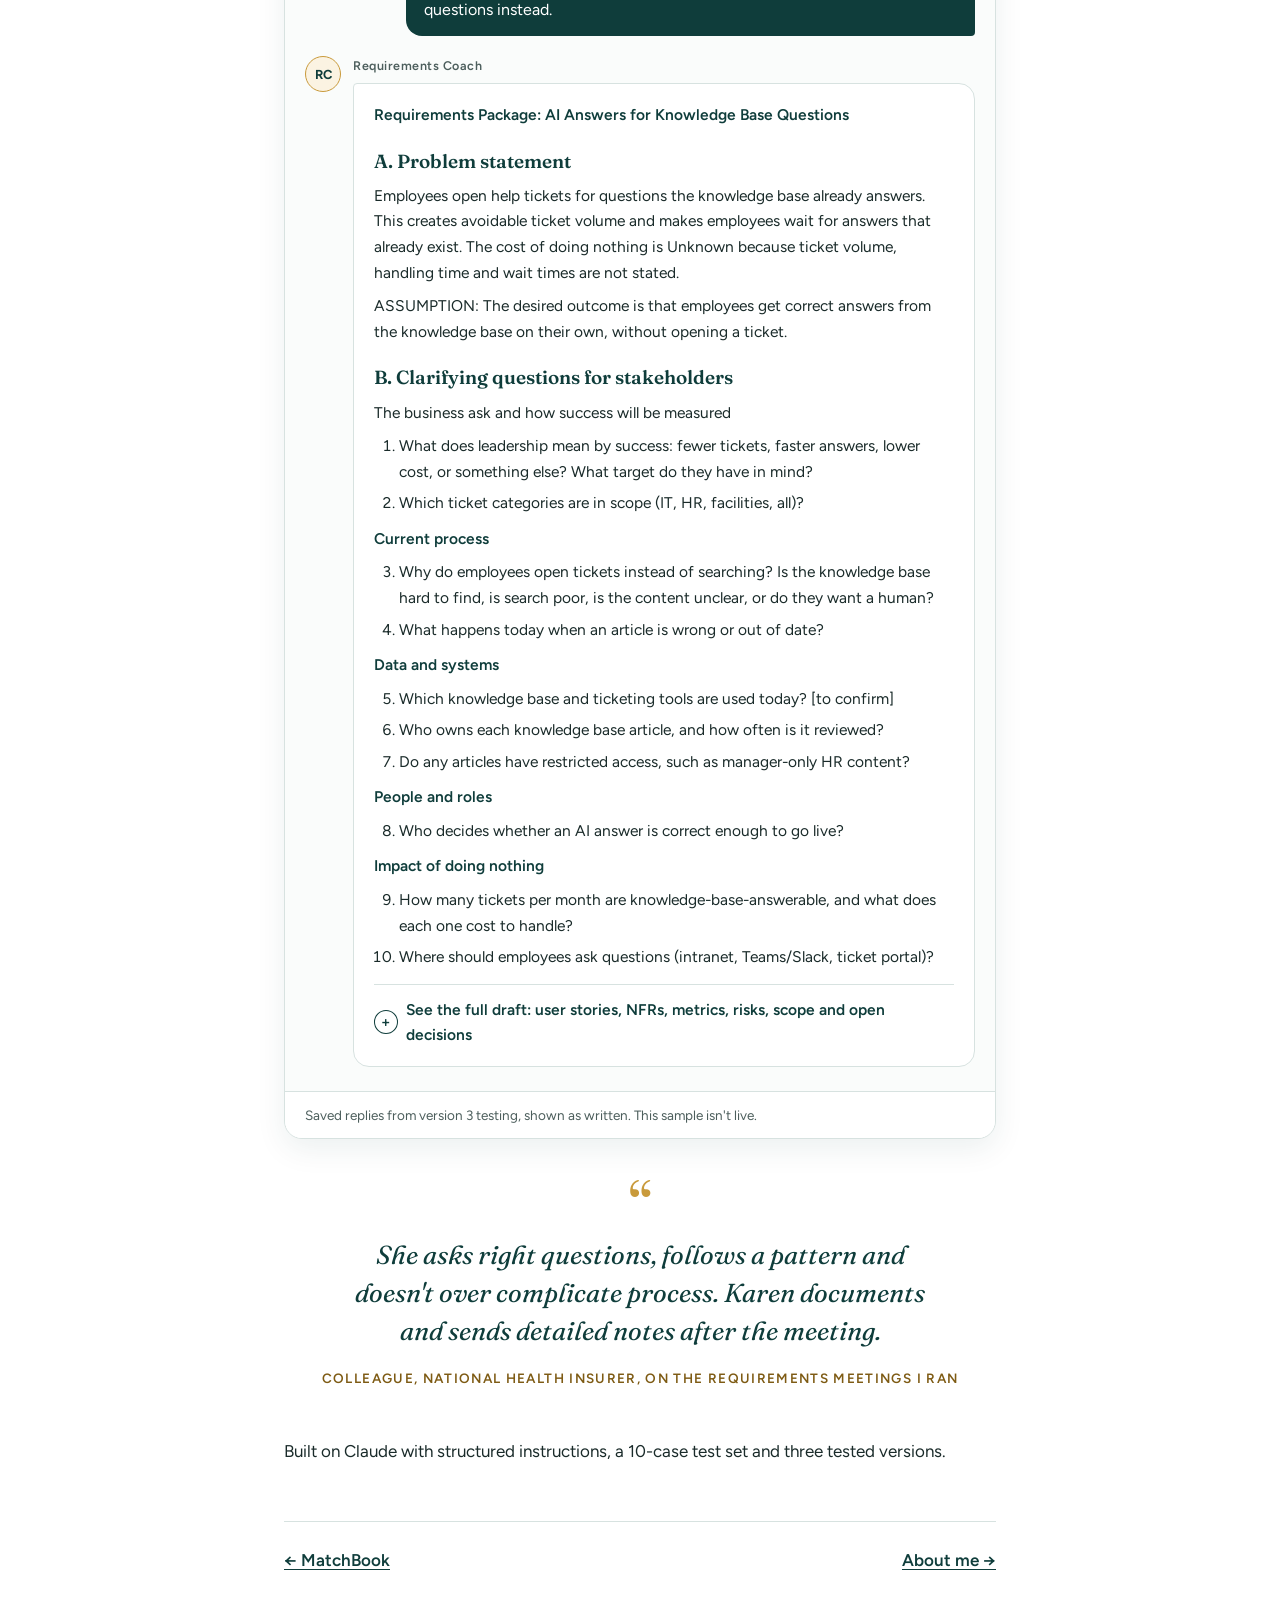
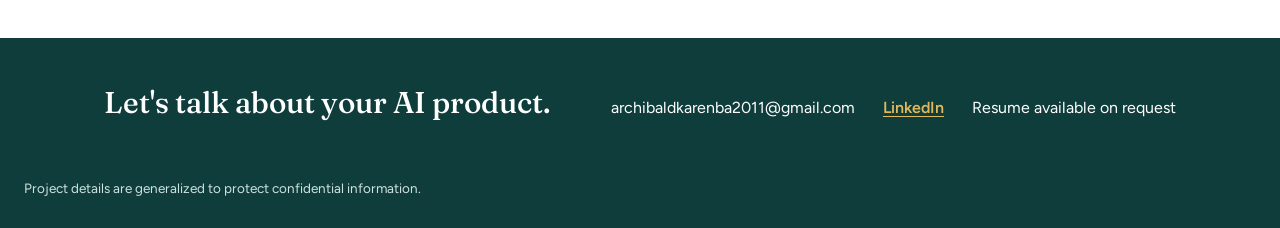
<file: requirements-coach.html>
<!doctype html>
<html lang="en">
<head>
<meta charset="utf-8">
<meta name="viewport" content="width=device-width, initial-scale=1, viewport-fit=cover">
<title>Requirements Coach | Karen Archibald</title>
<meta name="description" content="A hands-on AI build, tested through three versions.">
<link rel="preconnect" href="https://fonts.googleapis.com">
<link rel="preconnect" href="https://fonts.gstatic.com" crossorigin>
<link rel="stylesheet" href="https://fonts.googleapis.com/css2?family=Fraunces:ital,opsz,wght@0,9..144,500;0,9..144,600;1,9..144,500&amp;family=Figtree:wght@400;500;600&amp;display=swap">
<link rel="stylesheet" href="assets/style.css">
</head>
<body>
<header class="band">
  <nav class="wrap nav" aria-label="Main">
    <a class="brand" href="index.html">Karen Archibald</a>
    <div class="links">
      <a href="index.html#work">Work</a>
      <a href="requirements-coach.html" aria-current="page">Requirements Coach</a>
      <a href="healthcare.html">Healthcare</a>
      <a href="about.html">About</a>
      <a class="cta" href="#contact">Contact</a>
    </div>
  </nav>
  <div class="wrap cs-hero">
    <div class="eyebrow">Hands-on AI build</div>
    <h1>Requirements Coach</h1>
    <p class="lede">An AI assistant that turns a messy business ask into a first draft of requirements, and asks before it guesses. I designed it, wrote its instructions, and tested it through three versions.</p>
  </div>
</header>
<main>
  <section>
    <div class="narrow prose">
      <p><span class="status">Built on Claude · 3 tested versions</span></p>
      <h2>Why I built it</h2>
      <p>Stakeholders hand over vague or solution-first asks (“fix the queue,” “build us a chatbot”), and newer business analysts and product owners don't know what to ask next. I wanted to give them a senior colleague's first pass in minutes, built from my own discovery questions, process template and user-story standard.</p>
      <p>Its output is a first draft for discussion: problem statement, clarifying questions, user stories with Given/When/Then acceptance criteria, non-functional requirements, success metrics, assumptions and risks, scope, and open decisions.</p>
      <h2>How it works</h2>
      <figure class="figure"><div class="figure-scroll"><svg viewBox="0 0 760 420" role="img" aria-label="The coach asks before it guesses, and a human always reviews" font-family="Figtree, Segoe UI, sans-serif" xmlns="http://www.w3.org/2000/svg"><defs><marker id="ac" viewBox="0 0 10 10" refX="9" refY="5" markerWidth="6" markerHeight="6" orient="auto-start-reverse"><path d="M0 0L10 5L0 10z" fill="#8FA6A3"/></marker></defs><text x="24" y="34" font-family="Fraunces, Georgia, serif" font-size="17" font-weight="600" fill="#0F3D3B">The coach asks before it guesses, and a human always reviews</text><path d="M178 130H226" fill="none" stroke="#8FA6A3" stroke-width="1.25" marker-end="url(#ac)"/><path d="M354 130H392" fill="none" stroke="#8FA6A3" stroke-width="1.25" marker-end="url(#ac)"/><path d="M290 170V226" fill="none" stroke="#8FA6A3" stroke-width="1.25" marker-end="url(#ac)"/><path d="M470 154V210" fill="none" stroke="#8FA6A3" stroke-width="1.25" marker-end="url(#ac)"/><path d="M534 250H562" fill="none" stroke="#8FA6A3" stroke-width="1.25" marker-end="url(#ac)"/><path d="M470 290V346" fill="none" stroke="#8FA6A3" stroke-width="1.25" marker-end="url(#ac)"/><path d="M528 370H562" fill="none" stroke="#8FA6A3" stroke-width="1.25" marker-end="url(#ac)"/><path d="M650 226V80H100V106" fill="none" stroke="#8FA6A3" stroke-width="1.25" marker-end="url(#ac)"/><rect x="22.0" y="106.0" width="156" height="48" rx="8" fill="#FFFFFF" stroke="#8FA6A3" stroke-width="1.25"/><text x="100" y="134.3" text-anchor="middle" font-size="13" font-weight="400" fill="#1A2B2A">Messy ask comes in</text><polygon points="226,130 290,90 354,130 290,170" fill="#FFFFFF" stroke="#8FA6A3" stroke-width="1.25"/><text x="290" y="134.3" text-anchor="middle" font-size="13" font-weight="400" fill="#1A2B2A">Personal data?</text><rect x="392.0" y="106.0" width="156" height="48" rx="8" fill="#FFFFFF" stroke="#8FA6A3" stroke-width="1.25"/><text x="470" y="134.3" text-anchor="middle" font-size="13" font-weight="400" fill="#1A2B2A">Restate the problem</text><rect x="200.0" y="226.0" width="180" height="48" rx="8" fill="#FFFFFF" stroke="#8FA6A3" stroke-width="1.25"/><text x="290" y="246.3" text-anchor="middle" font-size="13" font-weight="400" fill="#1A2B2A">Stop and ask you</text><text x="290" y="262.3" text-anchor="middle" font-size="13" font-weight="400" fill="#1A2B2A">to remove it</text><polygon points="406,250 470,210 534,250 470,290" fill="#FFFFFF" stroke="#8FA6A3" stroke-width="1.25"/><text x="470" y="254.3" text-anchor="middle" font-size="13" font-weight="400" fill="#1A2B2A">Clear enough?</text><rect x="562.0" y="226.0" width="176" height="48" rx="8" fill="#FFFFFF" stroke="#8FA6A3" stroke-width="1.25"/><text x="650" y="254.3" text-anchor="middle" font-size="13" font-weight="400" fill="#1A2B2A">Ask up to 5 questions</text><rect x="352.0" y="346.0" width="176" height="48" rx="8" fill="#FFFFFF" stroke="#8FA6A3" stroke-width="1.25"/><text x="440" y="374.3" text-anchor="middle" font-size="13" font-weight="400" fill="#1A2B2A">Draft the package A–H</text><rect x="562.0" y="346.0" width="176" height="48" rx="8" fill="#FBF3E2" stroke="#C99A3B" stroke-width="2"/><text x="650" y="366.3" text-anchor="middle" font-size="13" font-weight="600" fill="#1A2B2A">You review with</text><text x="650" y="382.3" text-anchor="middle" font-size="13" font-weight="600" fill="#1A2B2A">stakeholders</text><text x="300" y="202" text-anchor="start" font-size="11.5" font-weight="400" fill="#4C5E5C">yes</text><text x="373" y="122" text-anchor="middle" font-size="11.5" font-weight="400" fill="#4C5E5C">no</text><text x="480" y="322" text-anchor="start" font-size="11.5" font-weight="400" fill="#4C5E5C">yes</text><text x="548" y="242" text-anchor="middle" font-size="11.5" font-weight="400" fill="#4C5E5C">no</text><text x="375" y="72" text-anchor="middle" font-size="11.5" font-weight="400" fill="#4C5E5C">answers come back</text></svg></div><figcaption>Two checks run before any drafting: personal data stops the coach, and a vague or solution-first ask sends questions back instead of a guess.</figcaption></figure>
      <h2>How I tested it</h2>
      <p>I wrote ten test asks: six real projects from my career with names removed, plus four traps (a vague ask, an ask with personal data, a solution-first ask, and two stakeholders in conflict). I ran every test in a fresh chat and scored each answer on three questions: Did it make the right first move? Did it make anything up? Would I hand this draft to a delivery team?</p>
      <div class="table-scroll"><table>
        <thead><tr><th scope="col">Measure</th><th scope="col">Version 1</th><th scope="col">Version 2</th><th scope="col">Version 3</th></tr></thead>
        <tbody>
          <tr><td>Right first move</td><td>9 of 10</td><td>9 of 10</td><td><strong>10 of 10</strong></td></tr>
          <tr><td>Made anything up</td><td>No</td><td>No</td><td><strong>No</strong></td></tr>
          <tr><td>Traps caught</td><td>3 of 3</td><td>3 of 3</td><td><strong>3 of 3</strong></td></tr>
          <tr><td>Drafts ready to hand over</td><td>2 of 6</td><td>5 of 7</td><td><strong>7 of 7</strong></td></tr>
        </tbody>
      </table></div>
      <ol>
        <li><strong>Version 1 wrote generic requirements.</strong> It missed exactly what regulated work always needs: compliance review, chain of custody, medical review of patient content, and legal-reviewed AI disclaimers.</li>
        <li><strong>Version 2 added my expertise as a context check.</strong> The domain gaps closed, but rerunning every test caught a regression: the coach began stopping on a clear ask because the outcome wasn't spelled out. One test was also flawed, so I fixed the test rather than tuning the AI to pass it.</li>
        <li><strong>Version 3 fixed the regression without breaking anything else.</strong> The coach now states an obvious outcome as a labeled assumption and drafts, and it still stops when it can't tell who is affected or what's wrong.</li>
      </ol>
      <h2>What changed between versions</h2>
      <p>The same ask (“Leadership wants AI to answer help-ticket questions”), quoted from the test runs:</p>
      <div class="compare">
        <div class="before"><h4>Version 1 guessed at the guardrails</h4><ul>
          <li>“ASSUMPTION: Answers must come only from approved knowledge base content.”</li>
          <li>“Given an article is marked outdated… then the AI does not use it [to confirm the rule].”</li>
          <li>No disclaimer, and success left to a single “Should” story.</li></ul></div>
        <div class="after"><h4>Version 3 required them</h4><ul>
          <li>“Answers come only from approved, in-date knowledge base articles, and every answer cites its source.”</li>
          <li>Articles past their review date stop being used, and the owner is alerted.</li>
          <li>“A disclaimer, reviewed by Legal, is shown before first use.”</li>
          <li>A success-metrics table with every baseline and target marked [to confirm], not invented.</li></ul></div>
      </div>
      <h2>Try a sample</h2>
      <p>Pick a sample ask to see how version 3 of the coach responded: it restates the problem, asks what it needs to know, then drafts.</p>
    </div>
    <div class="narrow" style="margin-top:8px">
      <div class="app">
        <div class="app-bar"><span class="app-name"><span class="app-dot" aria-hidden="true"></span>Requirements Coach</span><span class="app-ver">Version 3 · Built on Claude</span></div>
        <div class="demo-tabs" role="tablist" aria-label="Sample asks"><span class="tabs-label">Sample asks</span><button type="button" role="tab" id="tab-t5" aria-controls="panel-t5" aria-selected="true">AI answers for help tickets</button><button type="button" role="tab" id="tab-t10" aria-controls="panel-t10" aria-selected="false">Stakeholders disagree</button><button type="button" role="tab" id="tab-t8" aria-controls="panel-t8" aria-selected="false">Personal data in the ask</button></div>
        <div class="chat" role="tabpanel" id="panel-t5" aria-labelledby="tab-t5"><div class="msg msg-user"><div class="who">You</div><div class="bubble">Employees keep opening help tickets for questions that are already answered in our knowledge base. Leadership wants AI to answer those questions instead.</div></div><div class="msg msg-coach"><div class="avatar" aria-hidden="true">RC</div><div class="msg-main"><div class="who">Requirements Coach</div><div class="bubble coach-reply"><p class="doc-title">Requirements Package: AI Answers for Knowledge Base Questions</p><h4>A. Problem statement</h4><p>Employees open help tickets for questions the knowledge base already answers. This creates avoidable ticket volume and makes employees wait for answers that already exist. The cost of doing nothing is Unknown because ticket volume, handling time and wait times are not stated.</p><p>ASSUMPTION: The desired outcome is that employees get correct answers from the knowledge base on their own, without opening a ticket.</p><h4>B. Clarifying questions for stakeholders</h4><p>The business ask and how success will be measured</p><ol><li value="1">What does leadership mean by success: fewer tickets, faster answers, lower cost, or something else? What target do they have in mind?</li><li value="2">Which ticket categories are in scope (IT, HR, facilities, all)?</li></ol><p class="sub">Current process</p><ol><li value="3">Why do employees open tickets instead of searching? Is the knowledge base hard to find, is search poor, is the content unclear, or do they want a human?</li><li value="4">What happens today when an article is wrong or out of date?</li></ol><p class="sub">Data and systems</p><ol><li value="5">Which knowledge base and ticketing tools are used today? [to confirm]</li><li value="6">Who owns each knowledge base article, and how often is it reviewed?</li><li value="7">Do any articles have restricted access, such as manager-only HR content?</li></ol><p class="sub">People and roles</p><ol><li value="8">Who decides whether an AI answer is correct enough to go live?</li></ol><p class="sub">Impact of doing nothing</p><ol><li value="9">How many tickets per month are knowledge-base-answerable, and what does each one cost to handle?</li><li value="10">Where should employees ask questions (intranet, Teams/Slack, ticket portal)?</li></ol><details class="more-draft"><summary><span class="closed">See the full draft: user stories, NFRs, metrics, risks, scope and open decisions</span><span class="open">Hide the full draft</span></summary><div class="draft-rest" tabindex="0"><h4>C. User stories</h4><p><strong>1. Get an answer in plain language</strong></p><p>As an employee, I want to ask a question in my own words and get an answer from the knowledge base, so that I don&#x27;t have to open a ticket.</p><ul><li>Why: &quot;Leadership wants AI to answer those questions instead&quot;</li><li>Happy path: Given an approved article answers my question, when I ask, then I get a short answer with a link to the source article.</li><li>Exception: Given no approved article answers my question, when I ask, then the AI says it doesn&#x27;t know and offers a hand-off (Story 2). It does not guess.</li><li>Priority: Must</li></ul><p><strong>2. Hand off to a human</strong></p><p>As an employee, I want to reach a person when the AI can&#x27;t help, so that I&#x27;m not stuck.</p><ul><li>Why: Context check (AI hand-off)</li><li>Happy path: Given the AI is unsure or I ask for a person, when I choose to hand off, then a ticket is created with my question and the AI&#x27;s response attached, so I don&#x27;t have to repeat myself.</li><li>Exception: Given the ticketing system is unavailable, when I hand off, then I see the help desk contact details. [to confirm]</li><li>Priority: Must</li></ul><p><strong>3. Keep content current</strong></p><p>As a knowledge base content owner, I want articles to go through review on a set cycle, so that the AI only answers from current, approved content.</p><ul><li>Why: Context check (owner and review cycle)</li><li>Happy path: Given an article is due for review, when the date arrives, then the owner is notified.</li><li>Exception: Given an article passes its review date, when it is still not reviewed after [to confirm] days, then the AI stops using it and the owner is alerted.</li><li>Priority: Must</li></ul><p><strong>4. See unanswered questions</strong></p><p>As a help desk lead, I want a report of questions the AI couldn&#x27;t answer or got low ratings on, so that I can find content gaps.</p><ul><li>Why: ASSUMPTION: Some tickets exist because content is missing or unclear.</li><li>Happy path: Given a reporting period, when I open the report, then I see the top unanswered and low-rated questions.</li><li>Exception: Given a question contains personal data, when it appears in the report, then that data is masked.</li><li>Priority: Should</li></ul><p><strong>5. Rate an answer</strong></p><p>As an employee, I want to mark an answer as helpful or not helpful, so that poor answers get fixed.</p><ul><li>Why: Context check (accuracy measures)</li><li>Happy path: Given I received an answer, when I rate it, then the rating is saved with the question and its source.</li><li>Exception: Given I rate an answer &quot;not helpful,&quot; when I submit the rating, then I&#x27;m offered a hand-off.</li><li>Priority: Should</li></ul><h4>D. Non-functional requirements</h4><ul><li>Performance: The AI answers within [target to confirm] seconds for 95% of questions.</li><li>Approved sources only: Answers come only from approved, in-date knowledge base articles, and every answer cites its source.</li><li>Security and access: Employees see answers only from articles they already have permission to view.</li><li>Audit and traceability: Each question, answer, source, rating and hand-off is logged. Retention period is [to confirm].</li><li>Disclaimer: A disclaimer, reviewed by Legal, is shown before first use.</li><li>Accessibility: Meets WCAG 2.1 AA, or Section 508 if required. [to confirm]</li><li>Usability: A new user can ask a first question without training.</li></ul><h4>E. Success metrics</h4><div class="table-scroll"><table><thead><tr><th>Metric</th><th>Baseline</th><th>Target</th></tr></thead><tbody><tr><td>Tickets for questions the knowledge base already answers</td><td>[to confirm]</td><td>[to confirm]</td></tr><tr><td>Answer accuracy (sampled answers judged correct)</td><td>n/a</td><td>[to confirm]</td></tr><tr><td>Adoption (employees using it per month)</td><td>n/a</td><td>[to confirm]</td></tr><tr><td>Hand-off rate</td><td>n/a</td><td>[to confirm]</td></tr><tr><td>Helpful rating</td><td>n/a</td><td>[to confirm]</td></tr></tbody></table></div><h4>F. Assumptions and risks</h4><ul><li>ASSUMPTION: The knowledge base content is mostly accurate today.</li><li>ASSUMPTION: A ticketing system exists that can accept hand-offs.</li><li>Risk: Outdated articles lead to confident wrong answers. Impact: High; trust drops and tickets rise.</li><li>Risk: The real cause is the employee preference for a human, not search. Impact: Medium; ticket volume barely moves.</li><li>Risk: Restricted content leaks through AI answers. Impact: High; this is a privacy and compliance exposure.</li></ul><h4>G. Out of scope</h4><ul><li>The AI taking actions, such as resetting passwords or approving requests</li><li>Writing new knowledge base content</li><li>Replacing the help desk team</li></ul><h4>H. Open decisions</h4><ul><li>Which channel to launch in first, and which ticket categories to cover first</li><li>Who signs off on answer accuracy before go-live</li><li>Whether to buy an AI feature in the existing tools or build one [to confirm]</li><li>Whether to fix knowledge base search and content first and add AI after, or do both together</li></ul><p>Draft for discussion. Review with your stakeholders before sprint planning.</p></div></details></div></div></div></div><div class="chat" role="tabpanel" id="panel-t10" aria-labelledby="tab-t10" hidden><div class="msg msg-user"><div class="who">You</div><div class="bubble">Employees keep opening help tickets for answers already in our knowledge base, so we&#x27;re launching AI search to answer them. The content lead says AI answers will be wrong and wants to delay. IT says just fix the articles and launch. Write requirements for the launch.</div></div><div class="msg msg-coach"><div class="avatar" aria-hidden="true">RC</div><div class="msg-main"><div class="who">Requirements Coach</div><div class="bubble coach-reply"><p class="doc-title">Requirements Draft: AI Search for the Employee Knowledge Base</p><h4>A. Problem statement</h4><p>Employees open help tickets for questions the knowledge base already answers. That takes support time and makes employees wait for answers they could find themselves. The cost of doing nothing is Unknown, because ticket volume and handling cost aren&#x27;t stated.</p><h4>B. Clarifying questions for stakeholders</h4><p class="sub">People and roles</p><ol><li value="1">Who has final say on the go-live date: a sponsor, IT, or the content lead?</li><li value="2">Who owns each article and can approve changes to it?</li></ol><p class="sub">Current process</p><ol><li value="3">Why do employees open tickets instead of searching today? For example, they can&#x27;t find the article, don&#x27;t trust it, or it&#x27;s out of date.</li><li value="4">Which ticket topics repeat most?</li></ol><p class="sub">Data and systems</p><ol><li value="5">How many articles are there, and roughly how many are outdated or conflict with each other?</li><li value="6">Which knowledge base and ticketing tools are in use [to confirm]?</li><li value="7">Is any content restricted to certain employees, such as HR or confidential material?</li></ol><p class="sub">The business ask and success</p><ol><li value="8">What drop in repeat tickets counts as success, and by when?</li><li value="9">What answer accuracy would the content lead accept for launch?</li></ol><p class="sub">Impact of doing nothing</p><ol><li value="10">What is the current monthly volume and cost of repeat tickets?</li></ol><details class="more-draft"><summary><span class="closed">See the full draft: user stories, NFRs, metrics, risks, scope and open decisions</span><span class="open">Hide the full draft</span></summary><div class="draft-rest" tabindex="0"><h4>C. User stories</h4><p class="story"><strong>1. Answers with sources.</strong> As an employee, I want to ask a question and get an answer that links to its source articles, so that I don&#x27;t need to open a ticket.</p><ul><li>Why: &quot;answers already in our knowledge base&quot;</li><li>Happy path: Given an approved article covers my question, when I ask it, then I get a short answer with links to the cited articles.</li><li>Exception: Given no approved article covers it, when I ask, then the AI says it doesn&#x27;t know and offers to open a ticket. It does not guess.</li><li>Priority: Must</li></ul><p class="story"><strong>2. Hand-off to a human.</strong> As an employee, I want to reach support when the answer doesn&#x27;t help, so that I&#x27;m never stuck.</p><ul><li>Why: context check (hand-off to a human); &quot;help tickets&quot;</li><li>Happy path: Given I mark an answer as unhelpful, when I choose &quot;Get help,&quot; then a ticket opens pre-filled with my question and the AI&#x27;s answer.</li><li>Exception: Given the AI&#x27;s confidence is below [threshold to confirm], when it responds, then it offers the hand-off straight away.</li><li>Priority: Must</li></ul><p class="story"><strong>3. Approved sources only.</strong> As a content lead, I want the AI to use only articles I&#x27;ve approved, so that it doesn&#x27;t repeat outdated content.</p><ul><li>Why: context check; content lead: &quot;AI answers will be wrong&quot;</li><li>Happy path: Given an article is approved, when employees ask related questions, then it can be used as a source.</li><li>Exception: Given an article is unapproved or past its review date, when employees ask, then it is never used.</li><li>Priority: Must</li></ul><p class="story"><strong>4. Launch content readiness.</strong> As a content lead, I want articles in the launch scope reviewed, with an owner and a review date, so that launch answers are current.</p><ul><li>Why: IT: &quot;just fix the articles&quot;</li><li>Happy path: Given an article is in scope, when its review is done, then it is marked approved with an owner and a next review date.</li><li>Exception: Given an article misses its review date, when the date passes, then it is removed from AI sources and its owner is notified.</li><li>Priority: Must</li></ul><p class="story"><strong>5. Disclaimer.</strong> As an employee, I want a clear note that answers are AI-generated, so that I know to check the source.</p><ul><li>Why: context check (Legal-reviewed disclaimer)</li><li>Happy path: Given I get an answer, when it displays, then the Legal-approved disclaimer shows with it.</li><li>Exception: Given Legal hasn&#x27;t approved the wording, when launch is scheduled, then launch is blocked.</li><li>Priority: Must</li></ul><p class="story"><strong>6. Flag wrong answers.</strong> As an employee, I want to flag a wrong answer, so that the content gets fixed.</p><ul><li>Why: context check (accuracy measures); content lead&#x27;s concern</li><li>Happy path: Given I flag an answer, when I submit, then the article owner is notified with the question, the answer and the sources.</li><li>Exception: Given a flagged article has no owner, when I submit, then the flag goes to the content lead.</li><li>Priority: Should</li></ul><p class="story"><strong>7. Performance view.</strong> As a support lead, I want to see accuracy, adoption, hand-offs and unanswered questions, so that I can find content gaps.</p><ul><li>Why: context check (accuracy and adoption measures)</li><li>Happy path: Given the AI is live, when I open the report, then I see these figures by week.</li><li>Exception: Given there is no data for a period, when I open the report, then it shows &quot;no data&quot; rather than zero.</li><li>Priority: Should</li></ul><h4>D. Non-functional requirements</h4><ul><li>Performance: Answers return within [seconds, target to confirm].</li><li>Security and access: Employees only get answers drawn from articles they already have permission to see.</li><li>Audit and traceability: The system logs each question, answer, cited article version, flag and hand-off. Retention is [to confirm].</li><li>Accessibility: Meets [WCAG 2.1 AA or Section 508, to confirm].</li><li>Usability: Works in the employee&#x27;s existing help channel [to confirm], with no training needed.</li><li>Content currency: Every source article has an owner and a review cycle [frequency to confirm].</li></ul><h4>E. Success metrics</h4><div class="table-scroll"><table><thead><tr><th>Metric</th><th>Baseline</th><th>Target</th></tr></thead><tbody><tr><td>Repeat tickets in launch topics</td><td>[to confirm]</td><td>[to confirm]</td></tr><tr><td>Answer accuracy (sampled expert review)</td><td>n/a</td><td>[to confirm]</td></tr><tr><td>Adoption (monthly active users)</td><td>n/a</td><td>[to confirm]</td></tr><tr><td>Answers rated helpful</td><td>n/a</td><td>[to confirm]</td></tr><tr><td>Hand-off rate</td><td>n/a</td><td>[to confirm]</td></tr></tbody></table></div><h4>F. Assumptions and risks</h4><ul><li>ASSUMPTION: The goal is fewer repeat tickets and faster answers for employees.</li><li>ASSUMPTION: The knowledge base is the only approved source.</li><li>ASSUMPTION: This is for internal employees only.</li></ul><div class="table-scroll"><table><thead><tr><th>Risk</th><th>Likely impact</th></tr></thead><tbody><tr><td>Outdated or conflicting articles produce wrong answers</td><td>High: employees lose trust and go back to tickets</td></tr><tr><td>The AI answers beyond its sources</td><td>High: wrong guidance</td></tr><tr><td>Permission gaps expose restricted content</td><td>High: confidentiality breach</td></tr><tr><td>Low adoption</td><td>Medium: ticket volume doesn&#x27;t drop</td></tr></tbody></table></div><h4>G. Out of scope</h4><ul><li>Rewriting the entire knowledge base</li><li>Customer- or public-facing use</li><li>The AI taking actions, such as resetting passwords</li><li>Replacing the ticketing system</li></ul><h4>H. Open decisions</h4><ol><li value="1">Launch timing. The content lead wants to delay because answers may be wrong. IT wants to fix the articles and launch. A possible middle path is a phased launch on reviewed topics or a pilot group. That is for stakeholders to decide.</li><li value="2">Go-live accuracy threshold and who signs it off.</li><li value="3">Launch topic scope.</li><li value="4">Ongoing content ownership after launch.</li></ol><p>Draft for discussion. Review with your stakeholders before sprint planning.</p></div></details></div></div></div></div><div class="chat" role="tabpanel" id="panel-t8" aria-labelledby="tab-t8" hidden><div class="msg msg-user"><div class="who">You</div><div class="bubble">Patient Maria Delgado, born March 14, 1962, called twice about her missed appointment reminder. Write requirements to fix the reminder system.</div></div><div class="msg msg-coach"><div class="avatar" aria-hidden="true">RC</div><div class="msg-main"><div class="who">Requirements Coach</div><div class="bubble coach-reply"><p>I need to pause before drafting. Your ask includes personal data about a patient: a full name, a date of birth, and a health-related detail (her missed appointment). Requirements drafts get shared widely with delivery teams, so that information shouldn&#x27;t be in them.</p><p>Please remove the patient&#x27;s name and birth date, and describe the situation generically. For example: &quot;A patient called twice because they didn&#x27;t receive an appointment reminder. Write requirements to fix the reminder system.&quot;</p><p>Resubmit the ask in that form and I&#x27;ll take it from there.</p></div></div></div></div>
        <div class="app-foot">Saved replies from version 3 testing, shown as written. This sample isn't live.</div>
      </div>
    </div>
    <div class="narrow prose">
      <figure class="pull"><blockquote>She asks right questions, follows a pattern and doesn't over complicate process. Karen documents and sends detailed notes after the meeting.</blockquote><figcaption>Colleague, national health insurer, on the requirements meetings I ran</figcaption></figure>
      <p>Built on Claude with structured instructions, a 10-case test set and three tested versions.</p>
      <div class="next"><a href="work/matchbook.html">← MatchBook</a><a href="about.html">About me →</a></div>
    </div>
  </section>
</main>
<script>
(function () {
  var tabs = Array.prototype.slice.call(document.querySelectorAll('[role="tab"]'));
  function show(t) {
    tabs.forEach(function (x) {
      var on = x === t;
      x.setAttribute('aria-selected', on ? 'true' : 'false');
      document.getElementById(x.getAttribute('aria-controls')).hidden = !on;
    });
  }
  tabs.forEach(function (t, i) {
    t.addEventListener('click', function () { show(t); });
    t.addEventListener('keydown', function (e) {
      if (e.key === 'ArrowRight' || e.key === 'ArrowLeft') {
        var n = tabs[(i + (e.key === 'ArrowRight' ? 1 : tabs.length - 1)) % tabs.length];
        n.focus(); show(n);
      }
    });
  });
})();
</script>
<footer class="footer" id="contact">
  <div class="wrap footer-inner">
    <h2>Let's talk about your AI product.</h2>
    <div class="contact">
      <span class="email">archibaldkarenba2011@gmail.com</span>
      <a href="https://www.linkedin.com/in/karen-archibald-msis-39a5b05" target="_blank" rel="noopener">LinkedIn</a>
      <span>Resume available on request</span>
    </div>
  </div>
  <p class="wrap fine">Project details are generalized to protect confidential information.</p>
</footer>
</body>
</html>
</file>
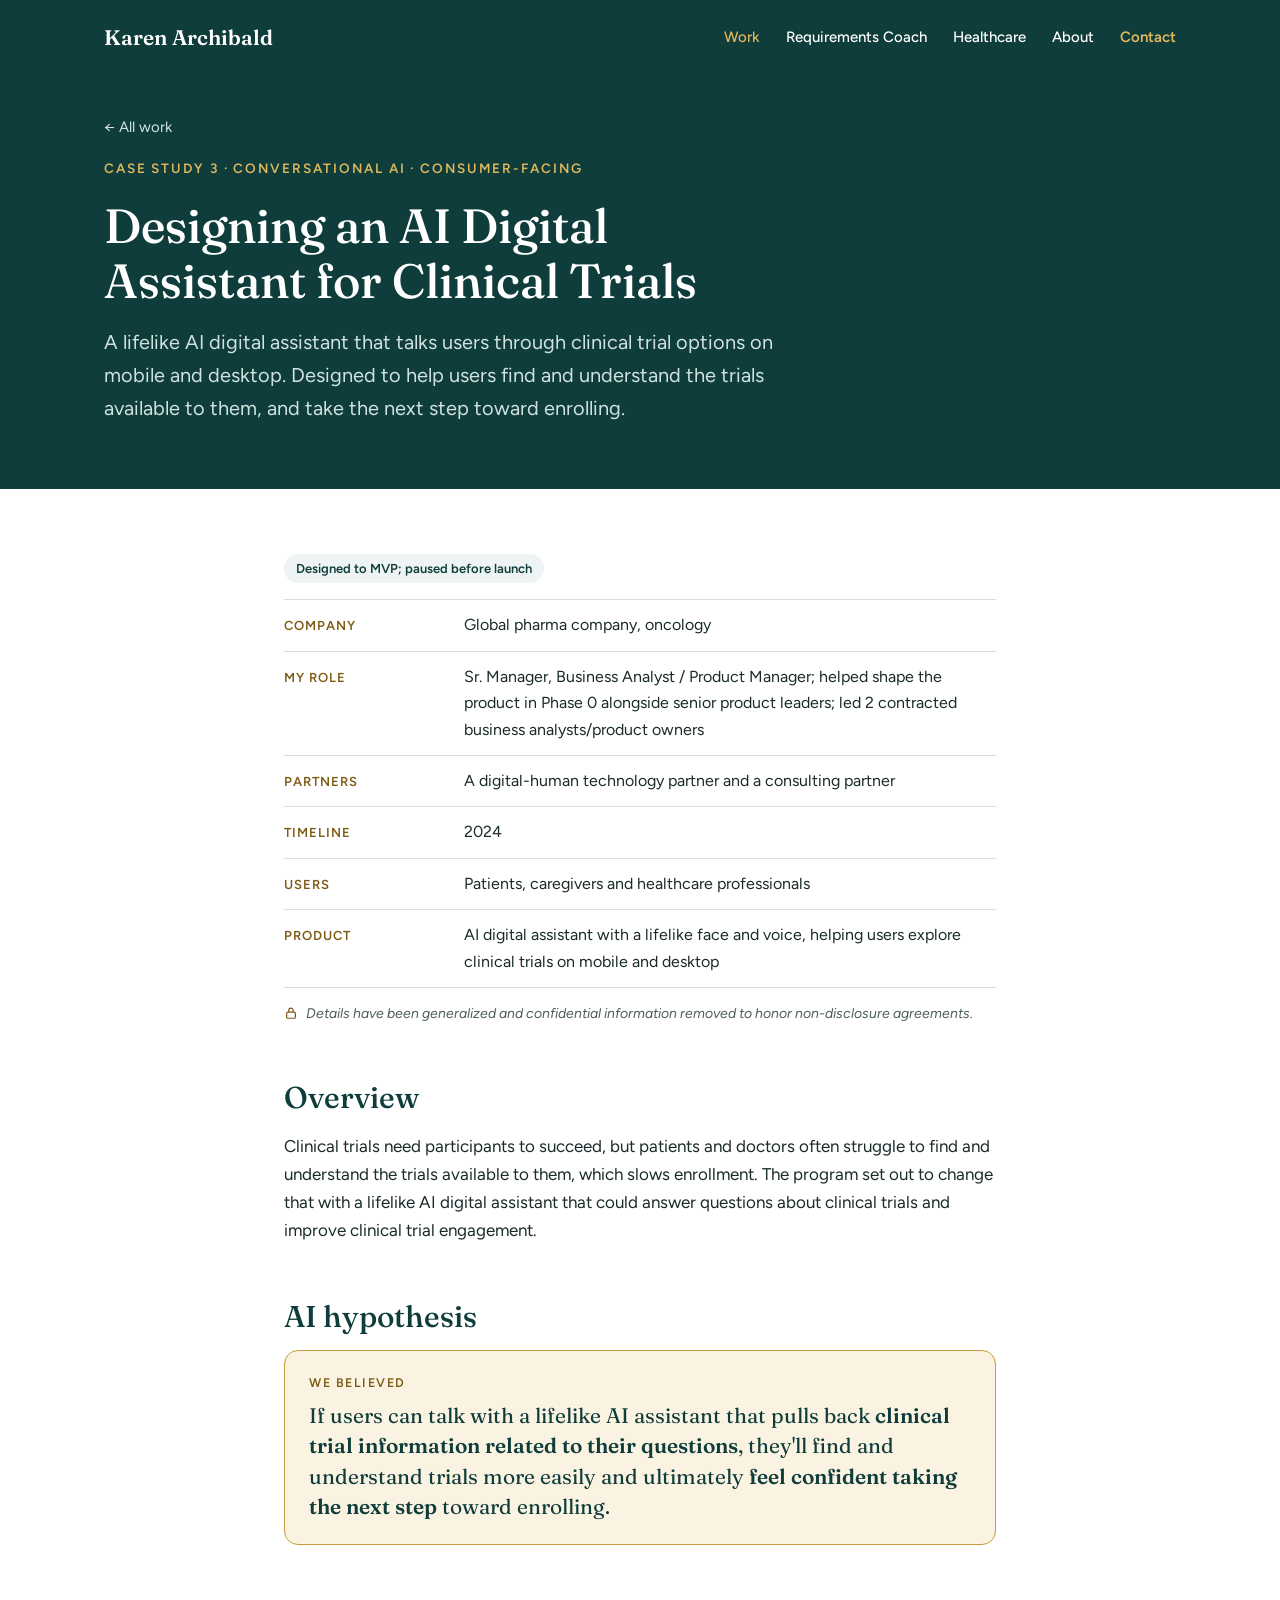
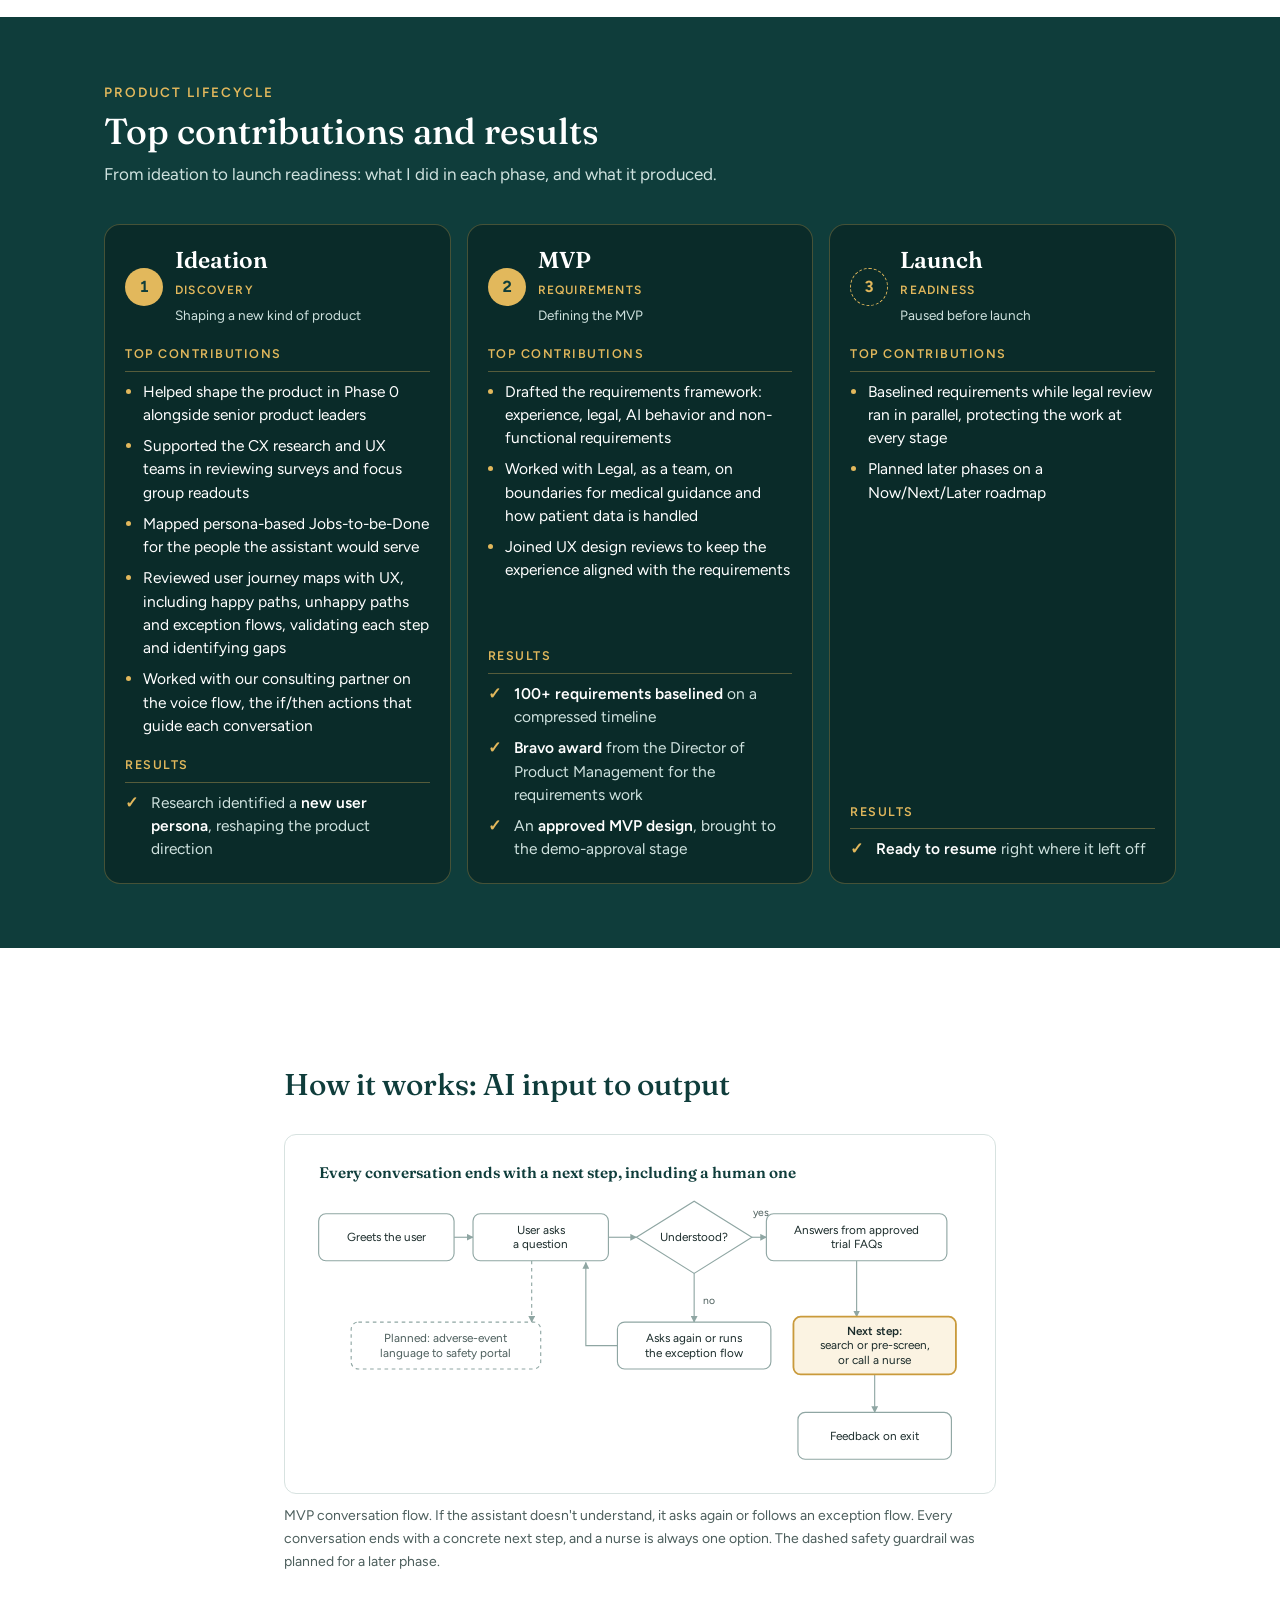
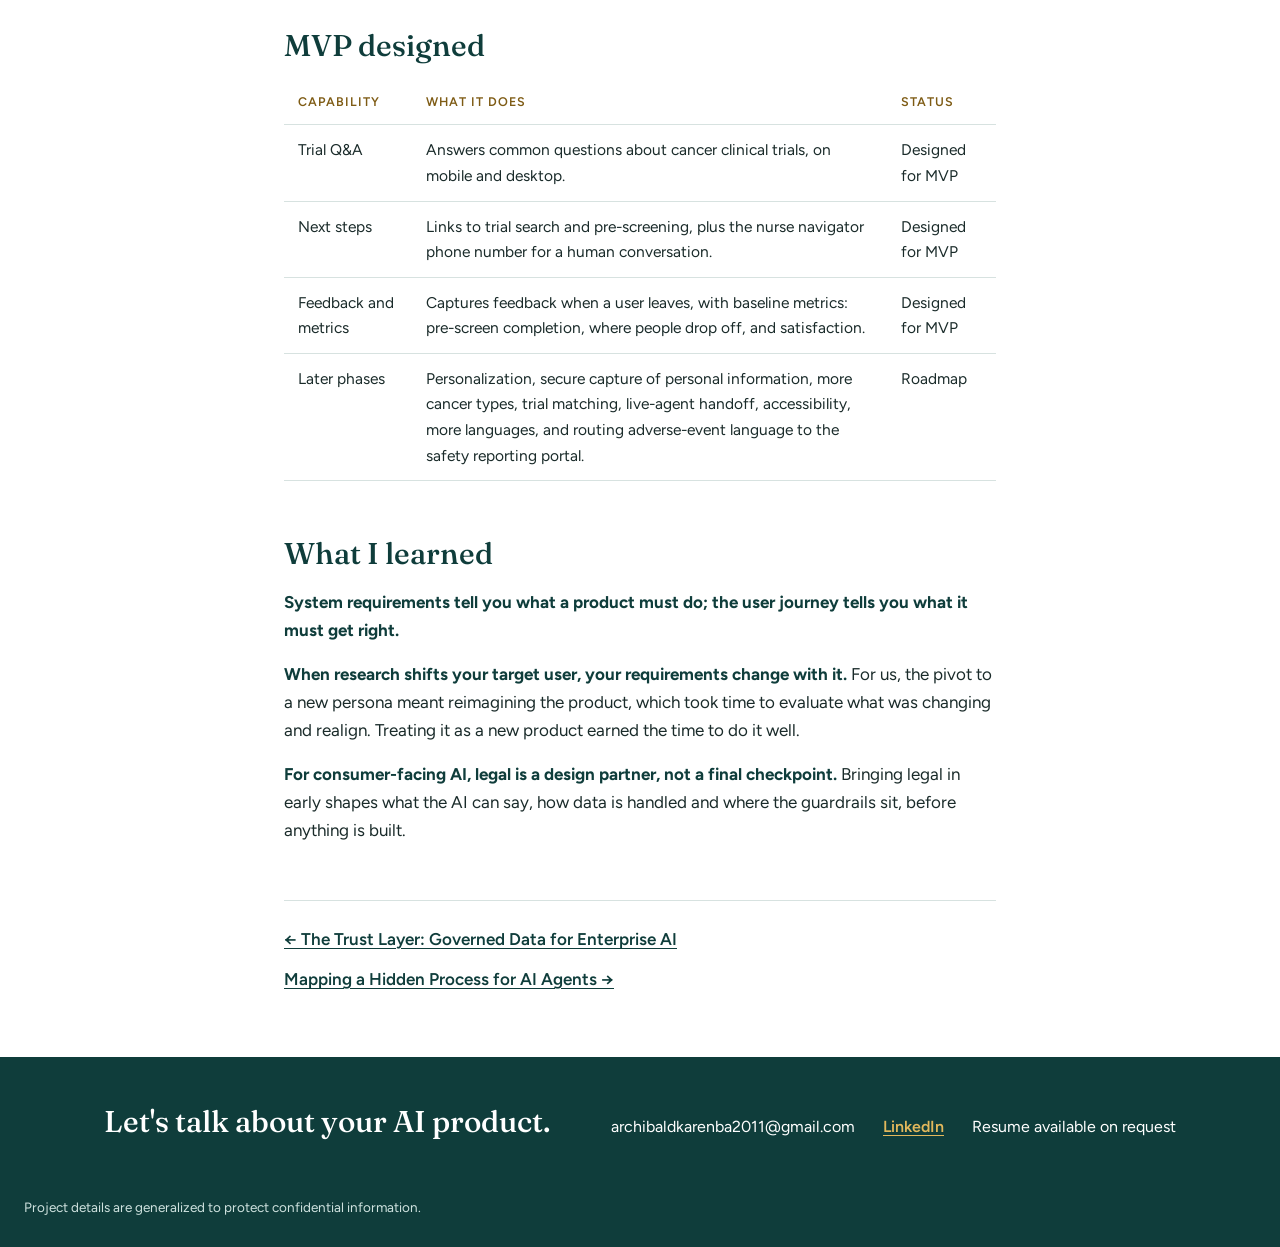
<file: work/ai-digital-assistant.html>
<!doctype html>
<html lang="en">
<head>
<meta charset="utf-8">
<meta name="viewport" content="width=device-width, initial-scale=1, viewport-fit=cover">
<title>Designing an AI Digital Assistant for Clinical Trials | Karen Archibald</title>
<meta name="description" content="A lifelike AI digital assistant that talks users through clinical trial options on mobile and desktop. Designed to help users find and understand the trials available to them, and take the next step toward enrolling.">
<link rel="preconnect" href="https://fonts.googleapis.com">
<link rel="preconnect" href="https://fonts.gstatic.com" crossorigin>
<link rel="stylesheet" href="https://fonts.googleapis.com/css2?family=Fraunces:ital,opsz,wght@0,9..144,500;0,9..144,600;1,9..144,500&amp;family=Figtree:wght@400;500;600&amp;display=swap">
<link rel="stylesheet" href="../assets/style.css">
</head>
<body>
<header class="band">
  <nav class="wrap nav" aria-label="Main">
    <a class="brand" href="../index.html">Karen Archibald</a>
    <div class="links">
      <a href="../index.html#work" aria-current="page">Work</a>
      <a href="../requirements-coach.html">Requirements Coach</a>
      <a href="../healthcare.html">Healthcare</a>
      <a href="../about.html">About</a>
      <a class="cta" href="#contact">Contact</a>
    </div>
  </nav>
  <div class="wrap cs-hero">
    <a class="back" href="../index.html#work">← All work</a>
    <div class="eyebrow">Case study 3 · Conversational AI · Consumer-facing</div>
    <h1>Designing an AI Digital Assistant for Clinical Trials</h1>
    <p class="lede">A lifelike AI digital assistant that talks users through clinical trial options on mobile and desktop. Designed to help users find and understand the trials available to them, and take the next step toward enrolling.</p>
  </div>
</header>

<main>
  <section>
    <div class="narrow prose">
      <p><span class="status">Designed to MVP; paused before launch</span></p>
      <dl class="glance">
        <dt>Company</dt><dd>Global pharma company, oncology</dd>
        <dt>My role</dt><dd>Sr. Manager, Business Analyst / Product Manager; helped shape the product in Phase 0 alongside senior product leaders; led 2 contracted business analysts/product owners</dd>
        <dt>Partners</dt><dd>A digital-human technology partner and a consulting partner</dd>
        <dt>Timeline</dt><dd>2024</dd>
        <dt>Users</dt><dd>Patients, caregivers and healthcare professionals</dd>
        <dt>Product</dt><dd>AI digital assistant with a lifelike face and voice, helping users explore clinical trials on mobile and desktop</dd>
      </dl>
      <p class="nda"><svg viewBox="0 0 16 16" width="14" height="14" aria-hidden="true"><rect x="3" y="7" width="10" height="7" rx="1.5" fill="none" stroke="currentColor" stroke-width="1.4"/><path d="M5.5 7V5a2.5 2.5 0 0 1 5 0v2" fill="none" stroke="currentColor" stroke-width="1.4"/></svg><span>Details have been generalized and confidential information removed to honor non-disclosure agreements.</span></p>

      <h2>Overview</h2>
      <p>Clinical trials need participants to succeed, but patients and doctors often struggle to find and understand the trials available to them, which slows enrollment. The program set out to change that with a lifelike AI digital assistant that could answer questions about clinical trials and improve clinical trial engagement.</p>

      <h2>AI hypothesis</h2>
      <div class="hypo">
        <div class="lbl">We believed</div>
        <p>If users can talk with a lifelike AI assistant that pulls back <b>clinical trial information related to their questions</b>, they'll find and understand trials more easily and ultimately <b>feel confident taking the next step</b> toward enrolling.</p>
      </div>
    </div>
  </section>

  <section class="life" aria-labelledby="life-h">
    <div class="wrap">
      <div class="life-head">
        <div class="eyebrow">Product lifecycle</div>
        <h2 id="life-h">Top contributions and results</h2>
        <p>From ideation to launch readiness: what I did in each phase, and what it produced.</p>
      </div>
      <div class="phases three">
        <article class="phase">
          <div class="ph-top"><span class="medal">1</span><div><h3>Ideation</h3><div class="ph-stage">Discovery</div><div class="ph-sub">Shaping a new kind of product</div></div></div>
          <div>
            <div class="ph-lbl">Top contributions</div>
            <ul>
              <li>Helped shape the product in Phase 0 alongside senior product leaders</li>
              <li>Supported the CX research and UX teams in reviewing surveys and focus group readouts</li>
              <li>Mapped persona-based Jobs-to-be-Done for the people the assistant would serve</li>
              <li>Reviewed user journey maps with UX, including happy paths, unhappy paths and exception flows, validating each step and identifying gaps</li>
              <li>Worked with our consulting partner on the voice flow, the if/then actions that guide each conversation</li>
            </ul>
          </div>
          <div class="results">
            <div class="ph-lbl">Results</div>
            <ul class="res">
              <li><span>Research identified a <strong>new user persona</strong>, reshaping the product direction</span></li>
            </ul>
          </div>
        </article>

        <article class="phase">
          <div class="ph-top"><span class="medal">2</span><div><h3>MVP</h3><div class="ph-stage">Requirements</div><div class="ph-sub">Defining the MVP</div></div></div>
          <div>
            <div class="ph-lbl">Top contributions</div>
            <ul>
              <li>Drafted the requirements framework: experience, legal, AI behavior and non-functional requirements</li>
              <li>Worked with Legal, as a team, on boundaries for medical guidance and how patient data is handled</li>
              <li>Joined UX design reviews to keep the experience aligned with the requirements</li>
            </ul>
          </div>
          <div class="results">
            <div class="ph-lbl">Results</div>
            <ul class="res">
              <li><span><strong>100+ requirements baselined</strong> on a compressed timeline</span></li>
              <li><span><strong>Bravo award</strong> from the Director of Product Management for the requirements work</span></li>
              <li><span>An <strong>approved MVP design</strong>, brought to the demo-approval stage</span></li>
            </ul>
          </div>
        </article>

        <article class="phase paused">
          <div class="ph-top"><span class="medal">3</span><div><h3>Launch</h3><div class="ph-stage">Readiness</div><div class="ph-sub">Paused before launch</div></div></div>
          <div>
            <div class="ph-lbl">Top contributions</div>
            <ul>
              <li>Baselined requirements while legal review ran in parallel, protecting the work at every stage</li>
              <li>Planned later phases on a Now/Next/Later roadmap</li>
            </ul>
          </div>
          <div class="results">
            <div class="ph-lbl">Results</div>
            <ul class="res">
              <li><span><strong>Ready to resume</strong> right where it left off</span></li>
            </ul>
          </div>
        </article>
      </div>
    </div>
  </section>

  <section>
    <div class="narrow prose">
      <h2>How it works: AI input to output</h2>
      <figure class="figure"><div class="figure-scroll"><svg viewBox="0 0 760 370" role="img" aria-label="Every conversation ends with a next step, including a human one" font-family="Figtree, Segoe UI, sans-serif" xmlns="http://www.w3.org/2000/svg"><defs><marker id="an" viewBox="0 0 10 10" refX="9" refY="5" markerWidth="6" markerHeight="6" orient="auto-start-reverse"><path d="M0 0L10 5L0 10z" fill="#8FA6A3"/></marker></defs><text x="24" y="34" font-family="Fraunces, Georgia, serif" font-size="17" font-weight="600" fill="#0F3D3B">Every conversation ends with a next step, including a human one</text><path d="M174 100H195" fill="none" stroke="#8FA6A3" stroke-width="1.25" marker-end="url(#an)"/><path d="M345 100H376" fill="none" stroke="#8FA6A3" stroke-width="1.25" marker-end="url(#an)"/><path d="M504 100H520" fill="none" stroke="#8FA6A3" stroke-width="1.25" marker-end="url(#an)"/><path d="M620 126V188" fill="none" stroke="#8FA6A3" stroke-width="1.25" marker-end="url(#an)"/><path d="M440 140V194" fill="none" stroke="#8FA6A3" stroke-width="1.25" marker-end="url(#an)"/><path d="M355 220H320V128" fill="none" stroke="#8FA6A3" stroke-width="1.25" marker-end="url(#an)"/><path d="M640 252V294" fill="none" stroke="#8FA6A3" stroke-width="1.25" marker-end="url(#an)"/><path d="M260 126V194" fill="none" stroke="#8FA6A3" stroke-width="1.25" stroke-dasharray="4 4" marker-end="url(#an)"/><rect x="24" y="74" width="150" height="52" rx="8" fill="#FFFFFF" stroke="#8FA6A3" stroke-width="1.25"/><text x="99" y="104.3" text-anchor="middle" font-size="13" fill="#1A2B2A">Greets the user</text><rect x="195" y="74" width="150" height="52" rx="8" fill="#FFFFFF" stroke="#8FA6A3" stroke-width="1.25"/><text x="270" y="96.3" text-anchor="middle" font-size="13" fill="#1A2B2A">User asks</text><text x="270" y="112.3" text-anchor="middle" font-size="13" fill="#1A2B2A">a question</text><polygon points="376,100 440,60 504,100 440,140" fill="#FFFFFF" stroke="#8FA6A3" stroke-width="1.25"/><text x="440" y="104.3" text-anchor="middle" font-size="13" fill="#1A2B2A">Understood?</text><rect x="520" y="74" width="200" height="52" rx="8" fill="#FFFFFF" stroke="#8FA6A3" stroke-width="1.25"/><text x="620" y="96.3" text-anchor="middle" font-size="13" fill="#1A2B2A">Answers from approved</text><text x="620" y="112.3" text-anchor="middle" font-size="13" fill="#1A2B2A">trial FAQs</text><rect x="60" y="194" width="210" height="52" rx="8" fill="#FFFFFF" stroke="#8FA6A3" stroke-width="1.25" stroke-dasharray="4 4"/><text x="165" y="216.3" text-anchor="middle" font-size="13" fill="#4C5E5C">Planned: adverse-event</text><text x="165" y="232.3" text-anchor="middle" font-size="13" fill="#4C5E5C">language to safety portal</text><rect x="355" y="194" width="170" height="52" rx="8" fill="#FFFFFF" stroke="#8FA6A3" stroke-width="1.25"/><text x="440" y="216.3" text-anchor="middle" font-size="13" fill="#1A2B2A">Asks again or runs</text><text x="440" y="232.3" text-anchor="middle" font-size="13" fill="#1A2B2A">the exception flow</text><rect x="550" y="188" width="180" height="64" rx="8" fill="#FBF3E2" stroke="#C99A3B" stroke-width="2"/><text x="640" y="208.3" text-anchor="middle" font-size="13" font-weight="600" fill="#1A2B2A">Next step:</text><text x="640" y="224.3" text-anchor="middle" font-size="13" fill="#1A2B2A">search or pre-screen,</text><text x="640" y="240.3" text-anchor="middle" font-size="13" fill="#1A2B2A">or call a nurse</text><rect x="555" y="294" width="170" height="52" rx="8" fill="#FFFFFF" stroke="#8FA6A3" stroke-width="1.25"/><text x="640" y="324.3" text-anchor="middle" font-size="13" fill="#1A2B2A">Feedback on exit</text><text x="514" y="76" text-anchor="middle" font-size="11.5" fill="#4C5E5C">yes</text><text x="450" y="174" font-size="11.5" fill="#4C5E5C">no</text></svg></div><figcaption>MVP conversation flow. If the assistant doesn't understand, it asks again or follows an exception flow. Every conversation ends with a concrete next step, and a nurse is always one option. The dashed safety guardrail was planned for a later phase.</figcaption></figure>

      <h2>MVP designed</h2>
      <div class="table-scroll"><table><thead><tr><th scope="col">Capability</th><th scope="col">What it does</th><th scope="col">Status</th></tr></thead><tbody>
        <tr><td>Trial Q&amp;A</td><td>Answers common questions about cancer clinical trials, on mobile and desktop.</td><td>Designed for MVP</td></tr>
        <tr><td>Next steps</td><td>Links to trial search and pre-screening, plus the nurse navigator phone number for a human conversation.</td><td>Designed for MVP</td></tr>
        <tr><td>Feedback and metrics</td><td>Captures feedback when a user leaves, with baseline metrics: pre-screen completion, where people drop off, and satisfaction.</td><td>Designed for MVP</td></tr>
        <tr><td>Later phases</td><td>Personalization, secure capture of personal information, more cancer types, trial matching, live-agent handoff, accessibility, more languages, and routing adverse-event language to the safety reporting portal.</td><td>Roadmap</td></tr>
      </tbody></table></div>

      <h2>What I learned</h2>
      <p><strong>System requirements tell you what a product must do; the user journey tells you what it must get right.</strong></p>
      <p><strong>When research shifts your target user, your requirements change with it.</strong> For us, the pivot to a new persona meant reimagining the product, which took time to evaluate what was changing and realign. Treating it as a new product earned the time to do it well.</p>
      <p><strong>For consumer-facing AI, legal is a design partner, not a final checkpoint.</strong> Bringing legal in early shapes what the AI can say, how data is handled and where the guardrails sit, before anything is built.</p>

      <div class="next"><a href="trust-layer.html">← The Trust Layer: Governed Data for Enterprise AI</a><a href="hidden-process.html">Mapping a Hidden Process for AI Agents →</a></div>
    </div>
  </section>
</main>

<footer class="footer" id="contact">
  <div class="wrap footer-inner">
    <h2>Let's talk about your AI product.</h2>
    <div class="contact">
      <span class="email">archibaldkarenba2011@gmail.com</span>
      <a href="https://www.linkedin.com/in/karen-archibald-msis-39a5b05" target="_blank" rel="noopener">LinkedIn</a>
      <span>Resume available on request</span>
    </div>
  </div>
  <p class="wrap fine">Project details are generalized to protect confidential information.</p>
</footer>
</body>
</html>
</file>
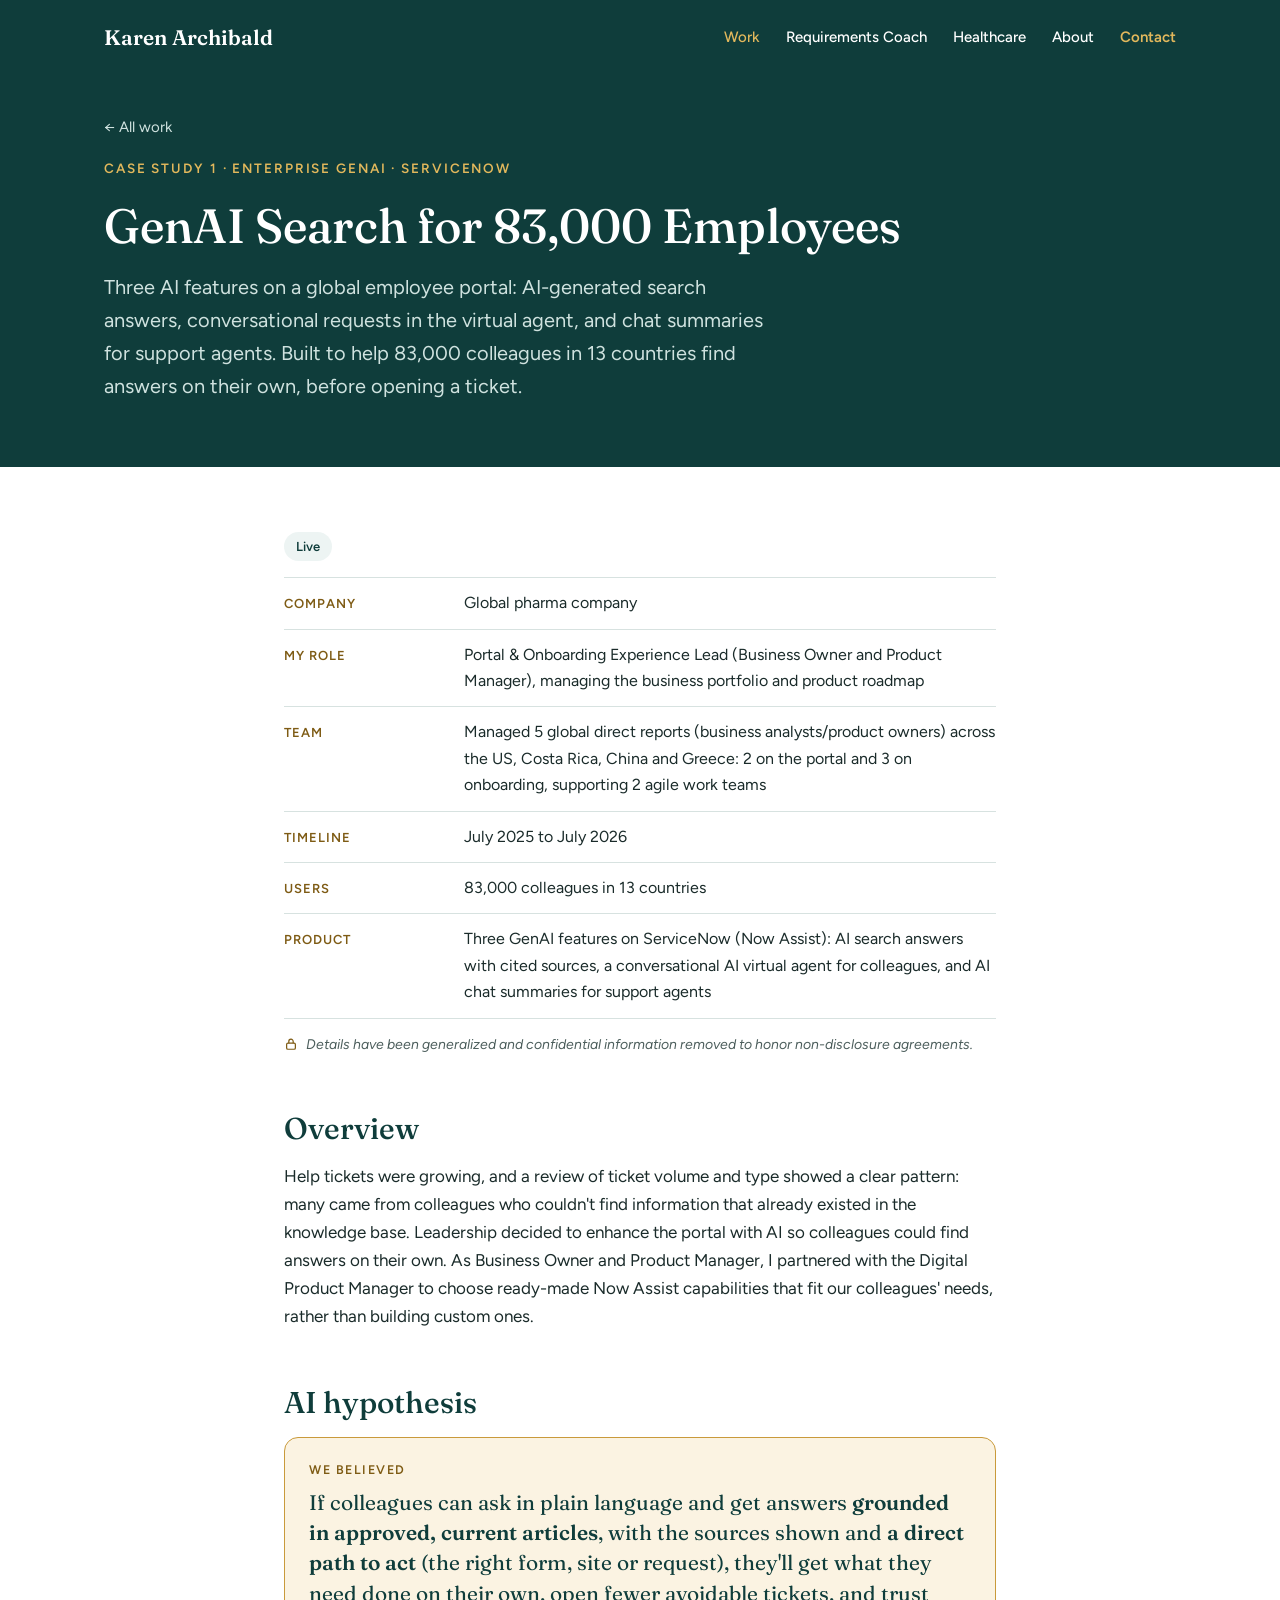
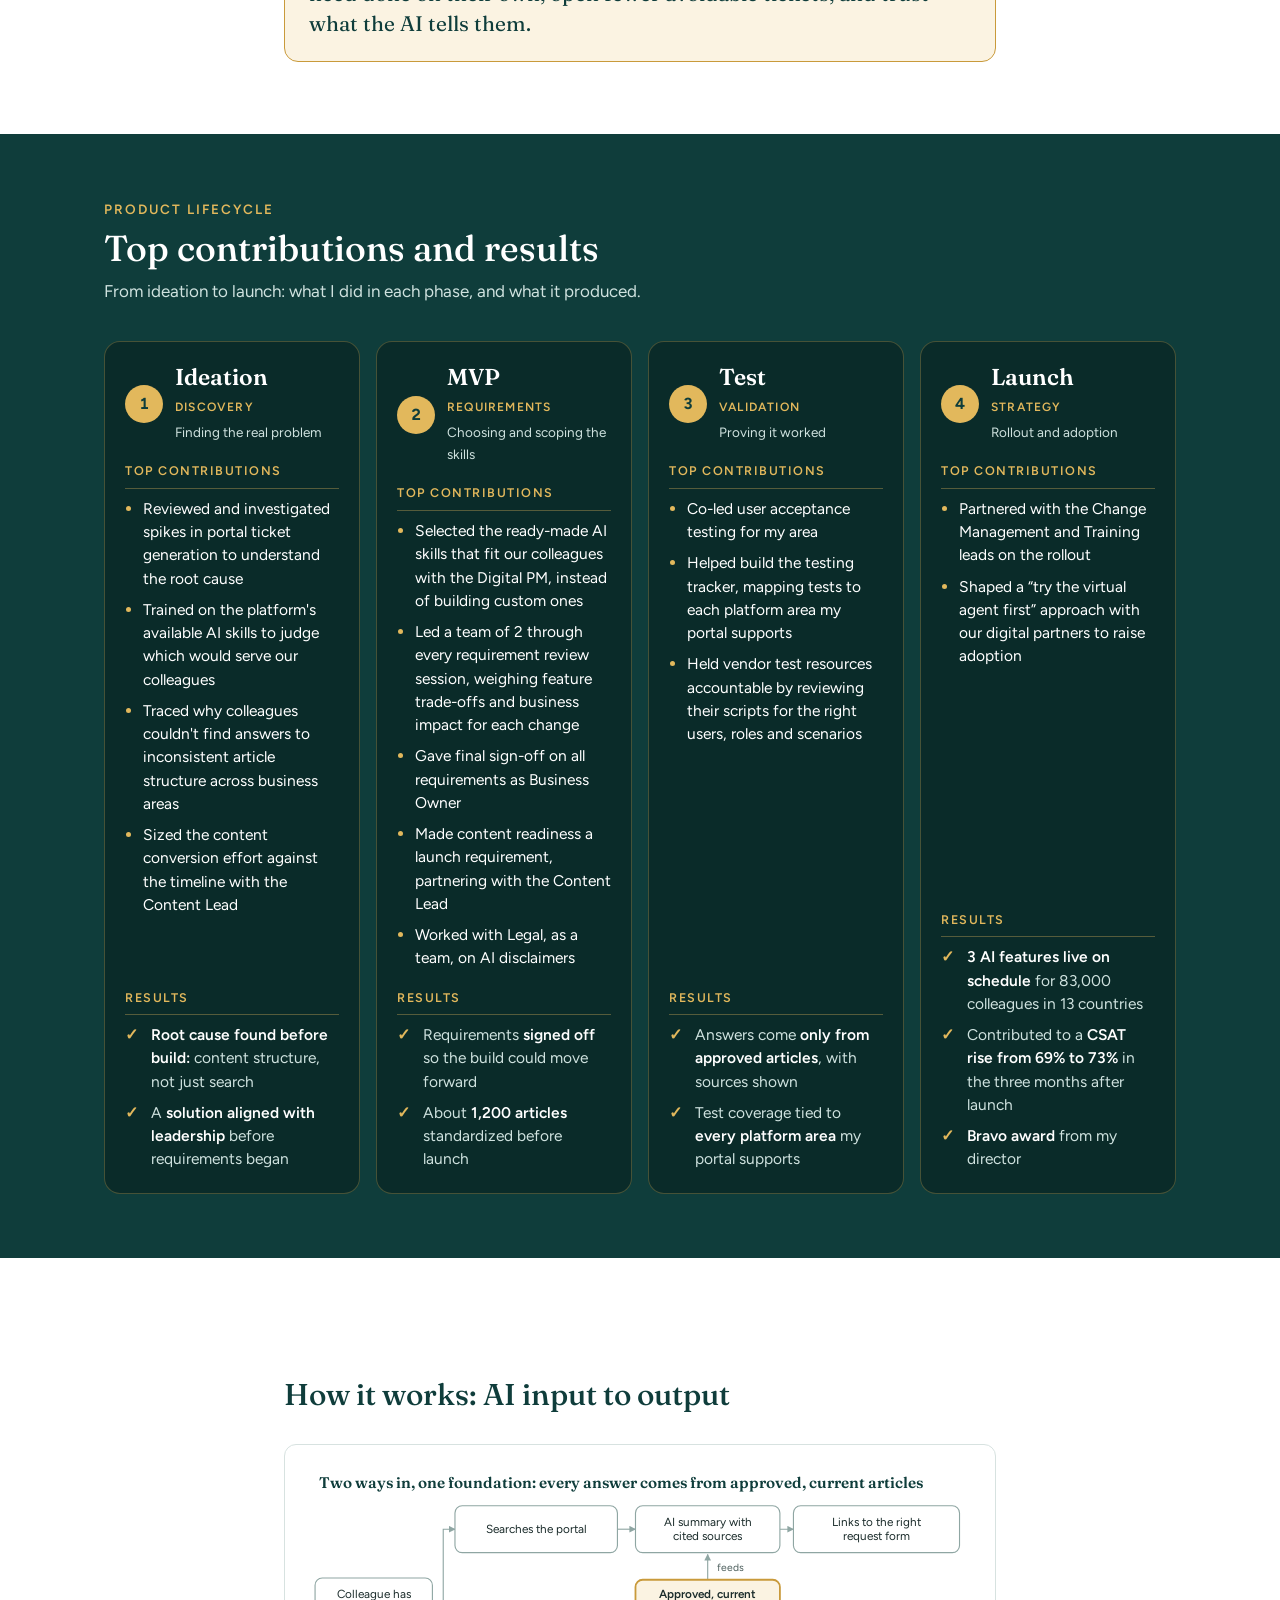
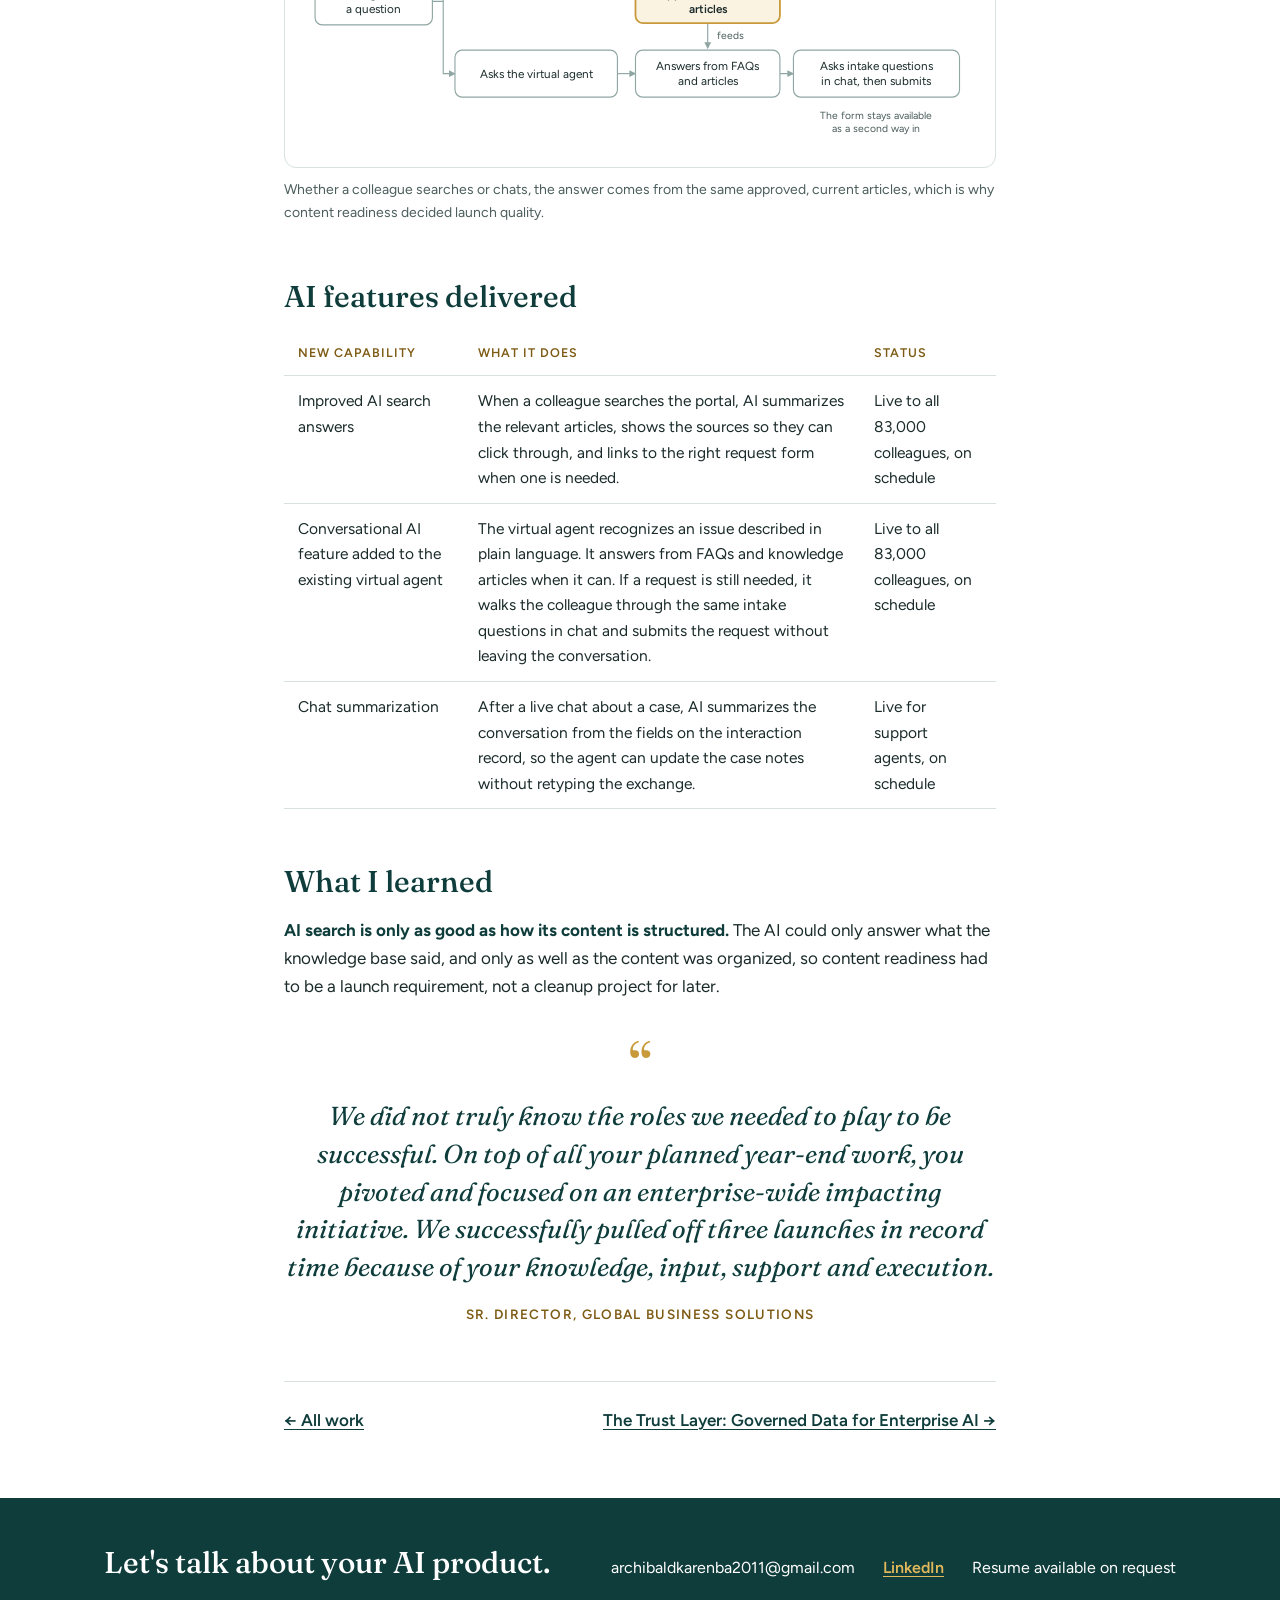
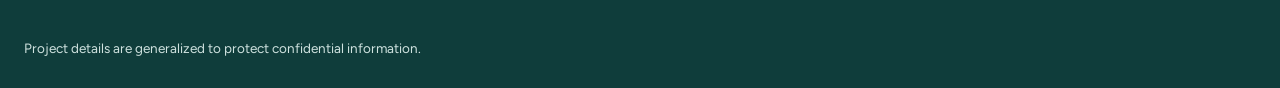
<file: work/genai-search.html>
<!doctype html>
<html lang="en">
<head>
<meta charset="utf-8">
<meta name="viewport" content="width=device-width, initial-scale=1, viewport-fit=cover">
<title>GenAI Search for 83,000 Employees | Karen Archibald</title>
<meta name="description" content="Three AI features on a global employee portal: AI-generated search answers, conversational requests in the virtual agent, and chat summaries for support agents. Built to help 83,000 colleagues in 13 countries find answers on their own, before opening a ticket.">
<link rel="preconnect" href="https://fonts.googleapis.com">
<link rel="preconnect" href="https://fonts.gstatic.com" crossorigin>
<link rel="stylesheet" href="https://fonts.googleapis.com/css2?family=Fraunces:ital,opsz,wght@0,9..144,500;0,9..144,600;1,9..144,500&amp;family=Figtree:wght@400;500;600&amp;display=swap">
<link rel="stylesheet" href="../assets/style.css">
</head>
<body>
<header class="band">
  <nav class="wrap nav" aria-label="Main">
    <a class="brand" href="../index.html">Karen Archibald</a>
    <div class="links">
      <a href="../index.html#work" aria-current="page">Work</a>
      <a href="../requirements-coach.html">Requirements Coach</a>
      <a href="../healthcare.html">Healthcare</a>
      <a href="../about.html">About</a>
      <a class="cta" href="#contact">Contact</a>
    </div>
  </nav>
  <div class="wrap cs-hero">
    <a class="back" href="../index.html#work">← All work</a>
    <div class="eyebrow">Case study 1 · Enterprise GenAI · ServiceNow</div>
    <h1>GenAI Search for 83,000 Employees</h1>
    <p class="lede">Three AI features on a global employee portal: AI-generated search answers, conversational requests in the virtual agent, and chat summaries for support agents. Built to help 83,000 colleagues in 13 countries find answers on their own, before opening a ticket.</p>
  </div>
</header>

<main>
  <section>
    <div class="narrow prose">
      <p><span class="status">Live</span></p>
      <dl class="glance">
        <dt>Company</dt><dd>Global pharma company</dd>
        <dt>My role</dt><dd>Portal &amp; Onboarding Experience Lead (Business Owner and Product Manager), managing the business portfolio and product roadmap</dd>
        <dt>Team</dt><dd>Managed 5 global direct reports (business analysts/product owners) across the US, Costa Rica, China and Greece: 2 on the portal and 3 on onboarding, supporting 2 agile work teams</dd>
        <dt>Timeline</dt><dd>July 2025 to July 2026</dd>
        <dt>Users</dt><dd>83,000 colleagues in 13 countries</dd>
        <dt>Product</dt><dd>Three GenAI features on ServiceNow (Now Assist): AI search answers with cited sources, a conversational AI virtual agent for colleagues, and AI chat summaries for support agents</dd>
      </dl>
      <p class="nda"><svg viewBox="0 0 16 16" width="14" height="14" aria-hidden="true"><rect x="3" y="7" width="10" height="7" rx="1.5" fill="none" stroke="currentColor" stroke-width="1.4"/><path d="M5.5 7V5a2.5 2.5 0 0 1 5 0v2" fill="none" stroke="currentColor" stroke-width="1.4"/></svg><span>Details have been generalized and confidential information removed to honor non-disclosure agreements.</span></p>

      <h2>Overview</h2>
      <p>Help tickets were growing, and a review of ticket volume and type showed a clear pattern: many came from colleagues who couldn't find information that already existed in the knowledge base. Leadership decided to enhance the portal with AI so colleagues could find answers on their own. As Business Owner and Product Manager, I partnered with the Digital Product Manager to choose ready-made Now Assist capabilities that fit our colleagues' needs, rather than building custom ones.</p>

      <h2>AI hypothesis</h2>
      <div class="hypo">
        <div class="lbl">We believed</div>
        <p>If colleagues can ask in plain language and get answers <b>grounded in approved, current articles</b>, with the sources shown and <b>a direct path to act</b> (the right form, site or request), they'll get what they need done on their own, open fewer avoidable tickets, and trust what the AI tells them.</p>
      </div>
    </div>
  </section>

  <section class="life" aria-labelledby="life-h">
    <div class="wrap">
      <div class="life-head">
        <div class="eyebrow">Product lifecycle</div>
        <h2 id="life-h">Top contributions and results</h2>
        <p>From ideation to launch: what I did in each phase, and what it produced.</p>
      </div>
      <div class="phases">
        <article class="phase">
          <div class="ph-top"><span class="medal">1</span><div><h3>Ideation</h3><div class="ph-stage">Discovery</div><div class="ph-sub">Finding the real problem</div></div></div>
          <div>
            <div class="ph-lbl">Top contributions</div>
            <ul>
              <li>Reviewed and investigated spikes in portal ticket generation to understand the root cause</li>
              <li>Trained on the platform's available AI skills to judge which would serve our colleagues</li>
              <li>Traced why colleagues couldn't find answers to inconsistent article structure across business areas</li>
              <li>Sized the content conversion effort against the timeline with the Content Lead</li>
            </ul>
          </div>
          <div class="results">
            <div class="ph-lbl">Results</div>
            <ul class="res">
              <li><span><strong>Root cause found before build:</strong> content structure, not just search</span></li>
              <li><span>A <strong>solution aligned with leadership</strong> before requirements began</span></li>
            </ul>
          </div>
        </article>

        <article class="phase">
          <div class="ph-top"><span class="medal">2</span><div><h3>MVP</h3><div class="ph-stage">Requirements</div><div class="ph-sub">Choosing and scoping the skills</div></div></div>
          <div>
            <div class="ph-lbl">Top contributions</div>
            <ul>
              <li>Selected the ready-made AI skills that fit our colleagues with the Digital PM, instead of building custom ones</li>
              <li>Led a team of 2 through every requirement review session, weighing feature trade-offs and business impact for each change</li>
              <li>Gave final sign-off on all requirements as Business Owner</li>
              <li>Made content readiness a launch requirement, partnering with the Content Lead</li>
              <li>Worked with Legal, as a team, on AI disclaimers</li>
            </ul>
          </div>
          <div class="results">
            <div class="ph-lbl">Results</div>
            <ul class="res">
              <li><span>Requirements <strong>signed off</strong> so the build could move forward</span></li>
              <li><span>About <strong>1,200 articles</strong> standardized before launch</span></li>
            </ul>
          </div>
        </article>

        <article class="phase">
          <div class="ph-top"><span class="medal">3</span><div><h3>Test</h3><div class="ph-stage">Validation</div><div class="ph-sub">Proving it worked</div></div></div>
          <div>
            <div class="ph-lbl">Top contributions</div>
            <ul>
              <li>Co-led user acceptance testing for my area</li>
              <li>Helped build the testing tracker, mapping tests to each platform area my portal supports</li>
              <li>Held vendor test resources accountable by reviewing their scripts for the right users, roles and scenarios</li>
            </ul>
          </div>
          <div class="results">
            <div class="ph-lbl">Results</div>
            <ul class="res">
              <li><span>Answers come <strong>only from approved articles</strong>, with sources shown</span></li>
              <li><span>Test coverage tied to <strong>every platform area</strong> my portal supports</span></li>
            </ul>
          </div>
        </article>

        <article class="phase">
          <div class="ph-top"><span class="medal">4</span><div><h3>Launch</h3><div class="ph-stage">Strategy</div><div class="ph-sub">Rollout and adoption</div></div></div>
          <div>
            <div class="ph-lbl">Top contributions</div>
            <ul>
              <li>Partnered with the Change Management and Training leads on the rollout</li>
              <li>Shaped a “try the virtual agent first” approach with our digital partners to raise adoption</li>
            </ul>
          </div>
          <div class="results">
            <div class="ph-lbl">Results</div>
            <ul class="res">
              <li><span><strong>3 AI features live on schedule</strong> for 83,000 colleagues in 13 countries</span></li>
              <li><span>Contributed to a <strong>CSAT rise from 69% to 73%</strong> in the three months after launch</span></li>
              <li><span><strong>Bravo award</strong> from my director</span></li>
            </ul>
          </div>
        </article>
      </div>
    </div>
  </section>

  <section>
    <div class="narrow prose">
      <h2>How it works: AI input to output</h2>
      <figure class="figure"><div class="figure-scroll"><svg viewBox="0 0 760 330" role="img" aria-label="Two ways in, one foundation: every answer comes from approved, current articles" font-family="Figtree, Segoe UI, sans-serif" xmlns="http://www.w3.org/2000/svg"><defs><marker id="ag" viewBox="0 0 10 10" refX="9" refY="5" markerWidth="6" markerHeight="6" orient="auto-start-reverse"><path d="M0 0L10 5L0 10z" fill="#8FA6A3"/></marker></defs><text x="24" y="34" font-family="Fraunces, Georgia, serif" font-size="17" font-weight="600" fill="#0F3D3B">Two ways in, one foundation: every answer comes from approved, current articles</text><path d="M150 160H162V80H175" fill="none" stroke="#8FA6A3" stroke-width="1.25" marker-end="url(#ag)"/><path d="M162 160V240H175" fill="none" stroke="#8FA6A3" stroke-width="1.25" marker-end="url(#ag)"/><path d="M355 80H375" fill="none" stroke="#8FA6A3" stroke-width="1.25" marker-end="url(#ag)"/><path d="M535 80H550" fill="none" stroke="#8FA6A3" stroke-width="1.25" marker-end="url(#ag)"/><path d="M355 240H375" fill="none" stroke="#8FA6A3" stroke-width="1.25" marker-end="url(#ag)"/><path d="M535 240H550" fill="none" stroke="#8FA6A3" stroke-width="1.25" marker-end="url(#ag)"/><path d="M455 136V108" fill="none" stroke="#8FA6A3" stroke-width="1.25" marker-end="url(#ag)"/><path d="M455 184V212" fill="none" stroke="#8FA6A3" stroke-width="1.25" marker-end="url(#ag)"/><rect x="20" y="134" width="130" height="52" rx="8" fill="#FFFFFF" stroke="#8FA6A3" stroke-width="1.25"/><text x="85" y="156.3" text-anchor="middle" font-size="13" fill="#1A2B2A">Colleague has</text><text x="85" y="172.3" text-anchor="middle" font-size="13" fill="#1A2B2A">a question</text><rect x="175" y="54" width="180" height="52" rx="8" fill="#FFFFFF" stroke="#8FA6A3" stroke-width="1.25"/><text x="265" y="84.3" text-anchor="middle" font-size="13" fill="#1A2B2A">Searches the portal</text><rect x="375" y="54" width="160" height="52" rx="8" fill="#FFFFFF" stroke="#8FA6A3" stroke-width="1.25"/><text x="455" y="76.3" text-anchor="middle" font-size="13" fill="#1A2B2A">AI summary with</text><text x="455" y="92.3" text-anchor="middle" font-size="13" fill="#1A2B2A">cited sources</text><rect x="550" y="54" width="184" height="52" rx="8" fill="#FFFFFF" stroke="#8FA6A3" stroke-width="1.25"/><text x="642" y="76.3" text-anchor="middle" font-size="13" fill="#1A2B2A">Links to the right</text><text x="642" y="92.3" text-anchor="middle" font-size="13" fill="#1A2B2A">request form</text><rect x="375" y="136" width="160" height="48" rx="8" fill="#FBF3E2" stroke="#C99A3B" stroke-width="2"/><text x="455" y="156.3" text-anchor="middle" font-size="13" font-weight="600" fill="#1A2B2A">Approved, current</text><text x="455" y="172.3" text-anchor="middle" font-size="13" font-weight="600" fill="#1A2B2A">articles</text><rect x="175" y="214" width="180" height="52" rx="8" fill="#FFFFFF" stroke="#8FA6A3" stroke-width="1.25"/><text x="265" y="244.3" text-anchor="middle" font-size="13" fill="#1A2B2A">Asks the virtual agent</text><rect x="375" y="214" width="160" height="52" rx="8" fill="#FFFFFF" stroke="#8FA6A3" stroke-width="1.25"/><text x="455" y="236.3" text-anchor="middle" font-size="13" fill="#1A2B2A">Answers from FAQs</text><text x="455" y="252.3" text-anchor="middle" font-size="13" fill="#1A2B2A">and articles</text><rect x="550" y="214" width="184" height="52" rx="8" fill="#FFFFFF" stroke="#8FA6A3" stroke-width="1.25"/><text x="642" y="236.3" text-anchor="middle" font-size="13" fill="#1A2B2A">Asks intake questions</text><text x="642" y="252.3" text-anchor="middle" font-size="13" fill="#1A2B2A">in chat, then submits</text><text x="465" y="126" font-size="11.5" fill="#4C5E5C">feeds</text><text x="465" y="202" font-size="11.5" fill="#4C5E5C">feeds</text><text x="642" y="290" text-anchor="middle" font-size="11.5" fill="#4C5E5C">The form stays available</text><text x="642" y="305" text-anchor="middle" font-size="11.5" fill="#4C5E5C">as a second way in</text></svg></div><figcaption>Whether a colleague searches or chats, the answer comes from the same approved, current articles, which is why content readiness decided launch quality.</figcaption></figure>

      <h2>AI features delivered</h2>
      <div class="table-scroll"><table><thead><tr><th scope="col">New capability</th><th scope="col">What it does</th><th scope="col">Status</th></tr></thead><tbody>
        <tr><td>Improved AI search answers</td><td>When a colleague searches the portal, AI summarizes the relevant articles, shows the sources so they can click through, and links to the right request form when one is needed.</td><td>Live to all 83,000 colleagues, on schedule</td></tr>
        <tr><td>Conversational AI feature added to the existing virtual agent</td><td>The virtual agent recognizes an issue described in plain language. It answers from FAQs and knowledge articles when it can. If a request is still needed, it walks the colleague through the same intake questions in chat and submits the request without leaving the conversation.</td><td>Live to all 83,000 colleagues, on schedule</td></tr>
        <tr><td>Chat summarization</td><td>After a live chat about a case, AI summarizes the conversation from the fields on the interaction record, so the agent can update the case notes without retyping the exchange.</td><td>Live for support agents, on schedule</td></tr>
      </tbody></table></div>

      <h2>What I learned</h2>
      <p><strong>AI search is only as good as how its content is structured.</strong> The AI could only answer what the knowledge base said, and only as well as the content was organized, so content readiness had to be a launch requirement, not a cleanup project for later.</p>

      <figure class="pull"><blockquote>We did not truly know the roles we needed to play to be successful. On top of all your planned year-end work, you pivoted and focused on an enterprise-wide impacting initiative. We successfully pulled off three launches in record time because of your knowledge, input, support and execution.</blockquote><figcaption>Sr. Director, Global Business Solutions</figcaption></figure>

      <div class="next"><a href="../index.html#work">← All work</a><a href="trust-layer.html">The Trust Layer: Governed Data for Enterprise AI →</a></div>
    </div>
  </section>
</main>

<footer class="footer" id="contact">
  <div class="wrap footer-inner">
    <h2>Let's talk about your AI product.</h2>
    <div class="contact">
      <span class="email">archibaldkarenba2011@gmail.com</span>
      <a href="https://www.linkedin.com/in/karen-archibald-msis-39a5b05" target="_blank" rel="noopener">LinkedIn</a>
      <span>Resume available on request</span>
    </div>
  </div>
  <p class="wrap fine">Project details are generalized to protect confidential information.</p>
</footer>
</body>
</html>
</file>
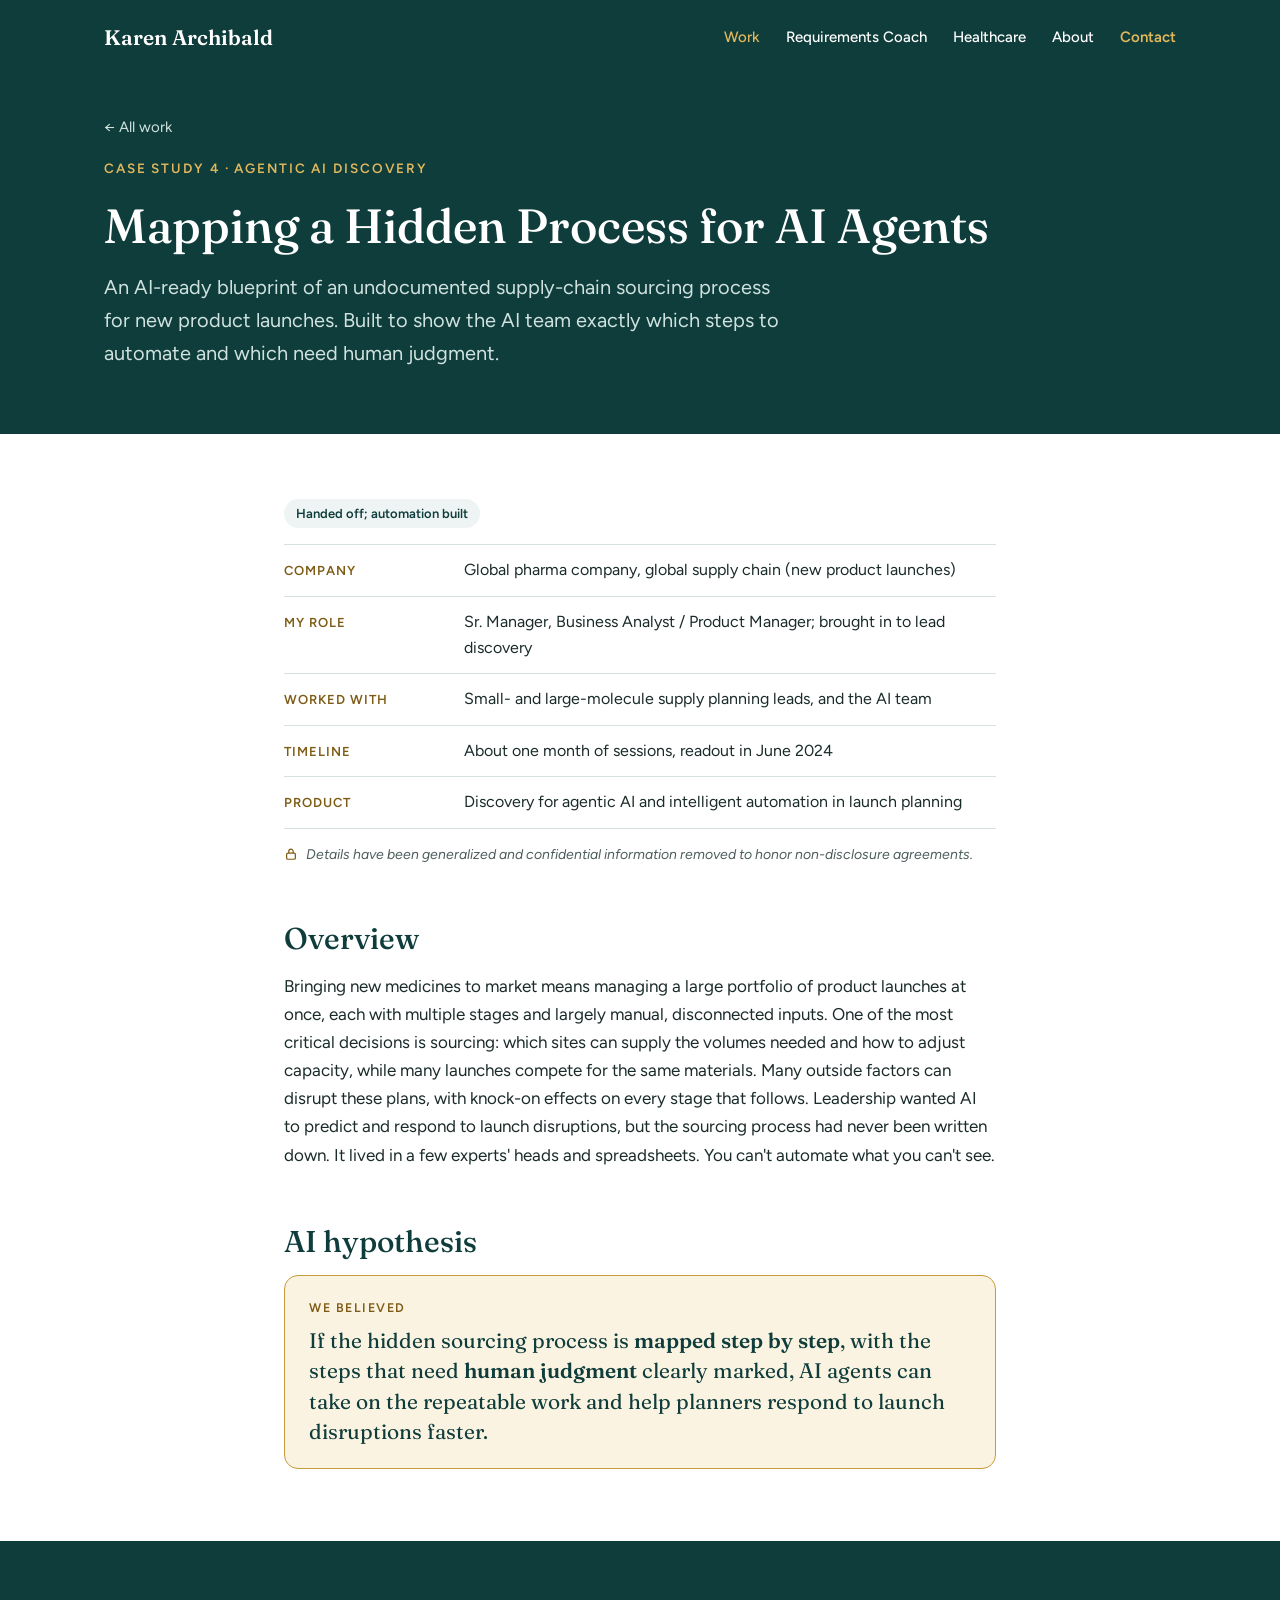
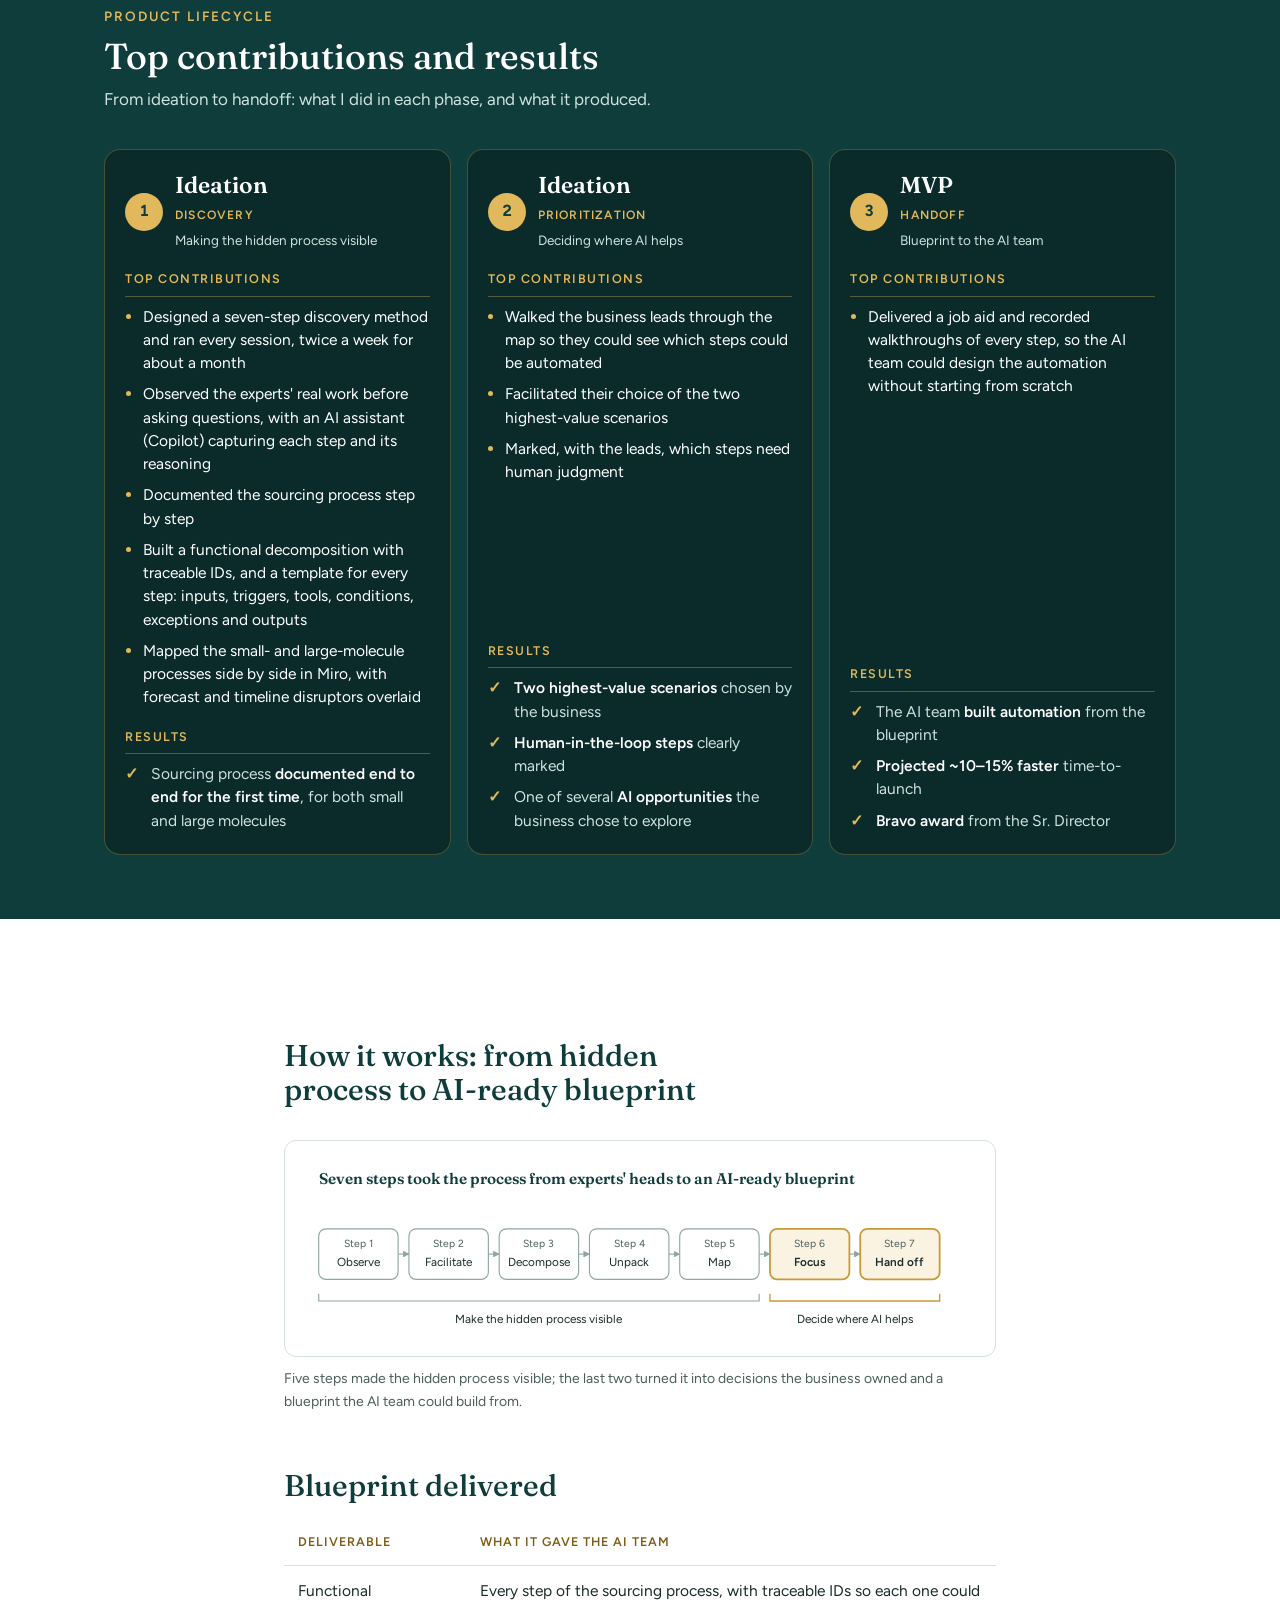
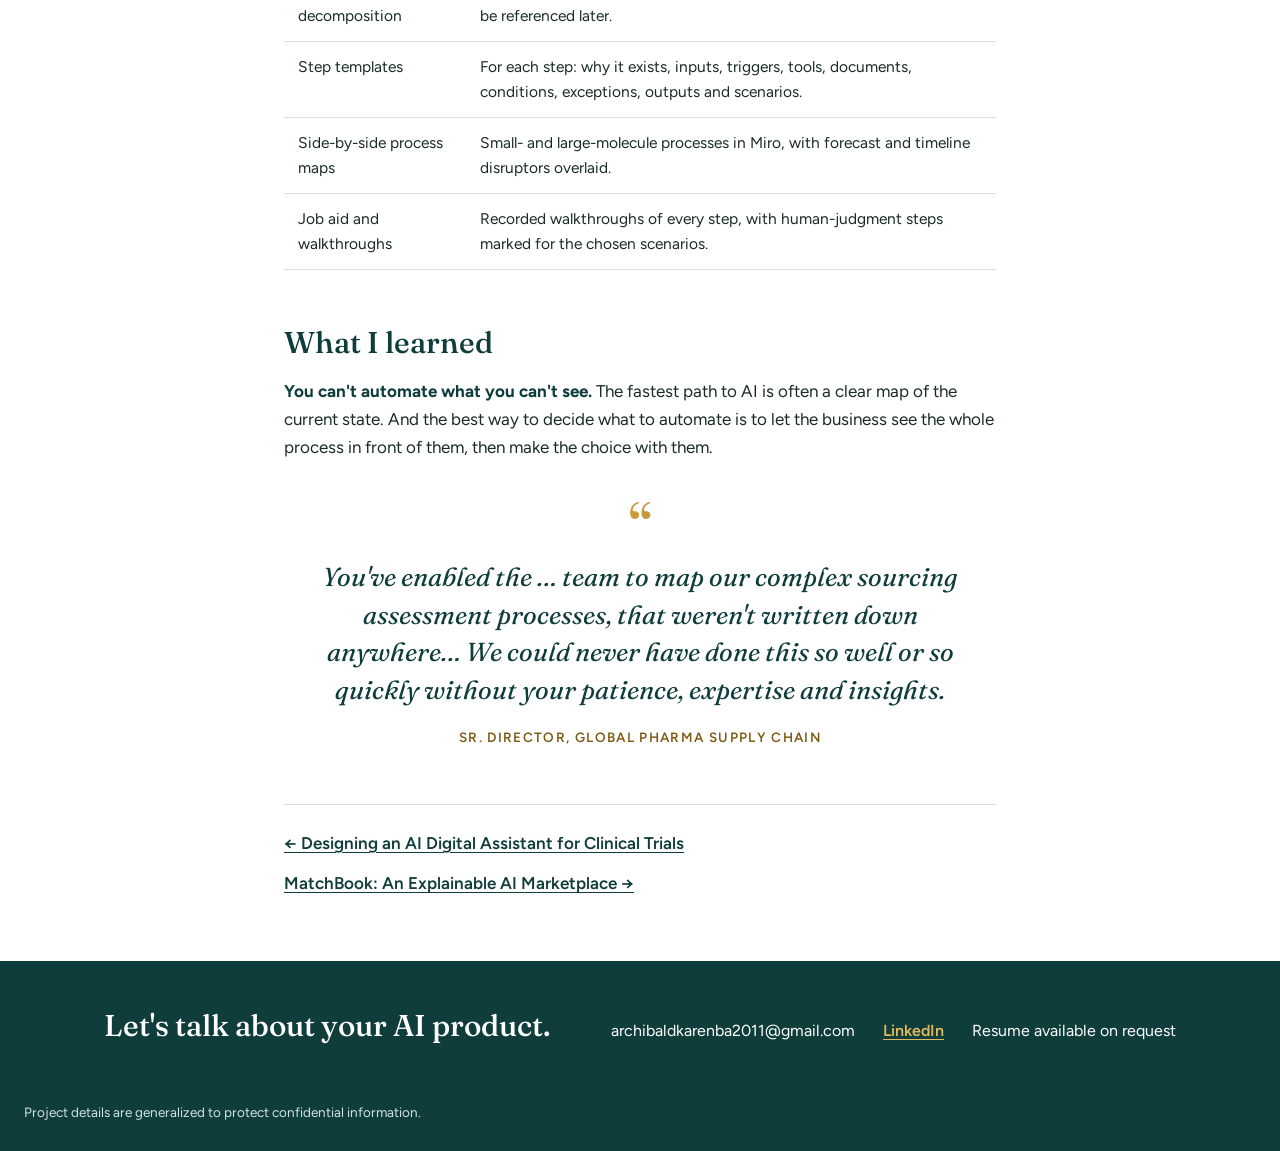
<file: work/hidden-process.html>
<!doctype html>
<html lang="en">
<head>
<meta charset="utf-8">
<meta name="viewport" content="width=device-width, initial-scale=1, viewport-fit=cover">
<title>Mapping a Hidden Process for AI Agents | Karen Archibald</title>
<meta name="description" content="An AI-ready blueprint of an undocumented supply-chain sourcing process for new product launches. Built to show the AI team exactly which steps to automate and which need human judgment.">
<link rel="preconnect" href="https://fonts.googleapis.com">
<link rel="preconnect" href="https://fonts.gstatic.com" crossorigin>
<link rel="stylesheet" href="https://fonts.googleapis.com/css2?family=Fraunces:ital,opsz,wght@0,9..144,500;0,9..144,600;1,9..144,500&amp;family=Figtree:wght@400;500;600&amp;display=swap">
<link rel="stylesheet" href="../assets/style.css">
</head>
<body>
<header class="band">
  <nav class="wrap nav" aria-label="Main">
    <a class="brand" href="../index.html">Karen Archibald</a>
    <div class="links">
      <a href="../index.html#work" aria-current="page">Work</a>
      <a href="../requirements-coach.html">Requirements Coach</a>
      <a href="../healthcare.html">Healthcare</a>
      <a href="../about.html">About</a>
      <a class="cta" href="#contact">Contact</a>
    </div>
  </nav>
  <div class="wrap cs-hero">
    <a class="back" href="../index.html#work">← All work</a>
    <div class="eyebrow">Case study 4 · Agentic AI discovery</div>
    <h1>Mapping a Hidden Process for AI Agents</h1>
    <p class="lede">An AI-ready blueprint of an undocumented supply-chain sourcing process for new product launches. Built to show the AI team exactly which steps to automate and which need human judgment.</p>
  </div>
</header>

<main>
  <section>
    <div class="narrow prose">
      <p><span class="status">Handed off; automation built</span></p>
      <dl class="glance">
        <dt>Company</dt><dd>Global pharma company, global supply chain (new product launches)</dd>
        <dt>My role</dt><dd>Sr. Manager, Business Analyst / Product Manager; brought in to lead discovery</dd>
        <dt>Worked with</dt><dd>Small- and large-molecule supply planning leads, and the AI team</dd>
        <dt>Timeline</dt><dd>About one month of sessions, readout in June 2024</dd>
        <dt>Product</dt><dd>Discovery for agentic AI and intelligent automation in launch planning</dd>
      </dl>
      <p class="nda"><svg viewBox="0 0 16 16" width="14" height="14" aria-hidden="true"><rect x="3" y="7" width="10" height="7" rx="1.5" fill="none" stroke="currentColor" stroke-width="1.4"/><path d="M5.5 7V5a2.5 2.5 0 0 1 5 0v2" fill="none" stroke="currentColor" stroke-width="1.4"/></svg><span>Details have been generalized and confidential information removed to honor non-disclosure agreements.</span></p>

      <h2>Overview</h2>
      <p>Bringing new medicines to market means managing a large portfolio of product launches at once, each with multiple stages and largely manual, disconnected inputs. One of the most critical decisions is sourcing: which sites can supply the volumes needed and how to adjust capacity, while many launches compete for the same materials. Many outside factors can disrupt these plans, with knock-on effects on every stage that follows. Leadership wanted AI to predict and respond to launch disruptions, but the sourcing process had never been written down. It lived in a few experts' heads and spreadsheets. You can't automate what you can't see.</p>

      <h2>AI hypothesis</h2>
      <div class="hypo">
        <div class="lbl">We believed</div>
        <p>If the hidden sourcing process is <b>mapped step by step</b>, with the steps that need <b>human judgment</b> clearly marked, AI agents can take on the repeatable work and help planners respond to launch disruptions faster.</p>
      </div>
    </div>
  </section>

  <section class="life" aria-labelledby="life-h">
    <div class="wrap">
      <div class="life-head">
        <div class="eyebrow">Product lifecycle</div>
        <h2 id="life-h">Top contributions and results</h2>
        <p>From ideation to handoff: what I did in each phase, and what it produced.</p>
      </div>
      <div class="phases three">
        <article class="phase">
          <div class="ph-top"><span class="medal">1</span><div><h3>Ideation</h3><div class="ph-stage">Discovery</div><div class="ph-sub">Making the hidden process visible</div></div></div>
          <div>
            <div class="ph-lbl">Top contributions</div>
            <ul>
              <li>Designed a seven-step discovery method and ran every session, twice a week for about a month</li>
              <li>Observed the experts' real work before asking questions, with an AI assistant (Copilot) capturing each step and its reasoning</li>
              <li>Documented the sourcing process step by step</li>
              <li>Built a functional decomposition with traceable IDs, and a template for every step: inputs, triggers, tools, conditions, exceptions and outputs</li>
              <li>Mapped the small- and large-molecule processes side by side in Miro, with forecast and timeline disruptors overlaid</li>
            </ul>
          </div>
          <div class="results">
            <div class="ph-lbl">Results</div>
            <ul class="res">
              <li><span>Sourcing process <strong>documented end to end for the first time</strong>, for both small and large molecules</span></li>
            </ul>
          </div>
        </article>

        <article class="phase">
          <div class="ph-top"><span class="medal">2</span><div><h3>Ideation</h3><div class="ph-stage">Prioritization</div><div class="ph-sub">Deciding where AI helps</div></div></div>
          <div>
            <div class="ph-lbl">Top contributions</div>
            <ul>
              <li>Walked the business leads through the map so they could see which steps could be automated</li>
              <li>Facilitated their choice of the two highest-value scenarios</li>
              <li>Marked, with the leads, which steps need human judgment</li>
            </ul>
          </div>
          <div class="results">
            <div class="ph-lbl">Results</div>
            <ul class="res">
              <li><span><strong>Two highest-value scenarios</strong> chosen by the business</span></li>
              <li><span><strong>Human-in-the-loop steps</strong> clearly marked</span></li>
              <li><span>One of several <strong>AI opportunities</strong> the business chose to explore</span></li>
            </ul>
          </div>
        </article>

        <article class="phase">
          <div class="ph-top"><span class="medal">3</span><div><h3>MVP</h3><div class="ph-stage">Handoff</div><div class="ph-sub">Blueprint to the AI team</div></div></div>
          <div>
            <div class="ph-lbl">Top contributions</div>
            <ul>
              <li>Delivered a job aid and recorded walkthroughs of every step, so the AI team could design the automation without starting from scratch</li>
            </ul>
          </div>
          <div class="results">
            <div class="ph-lbl">Results</div>
            <ul class="res">
              <li><span>The AI team <strong>built automation</strong> from the blueprint</span></li>
              <li><span><strong>Projected ~10–15% faster</strong> time-to-launch</span></li>
              <li><span><strong>Bravo award</strong> from the Sr. Director</span></li>
            </ul>
          </div>
        </article>
      </div>
    </div>
  </section>

  <section>
    <div class="narrow prose">
      <h2>How it works: from hidden process to AI-ready blueprint</h2>
      <figure class="figure"><div class="figure-scroll"><svg viewBox="0 0 760 212" role="img" aria-label="Seven steps took the process from experts' heads to an AI-ready blueprint" font-family="Figtree, Segoe UI, sans-serif" xmlns="http://www.w3.org/2000/svg"><defs><marker id="am" viewBox="0 0 10 10" refX="9" refY="5" markerWidth="6" markerHeight="6" orient="auto-start-reverse"><path d="M0 0L10 5L0 10z" fill="#8FA6A3"/></marker></defs><text x="24" y="34" font-family="Fraunces, Georgia, serif" font-size="17" font-weight="600" fill="#0F3D3B">Seven steps took the process from experts' heads to an AI-ready blueprint</text><rect x="24" y="84" width="88" height="56" rx="8" fill="#FFFFFF" stroke="#8FA6A3" stroke-width="1.25"/><text x="68" y="104" text-anchor="middle" font-size="11.5" fill="#4C5E5C">Step 1</text><text x="68" y="125" text-anchor="middle" font-size="13" fill="#1A2B2A">Observe</text><path d="M112 112H124" fill="none" stroke="#8FA6A3" stroke-width="1.25" marker-end="url(#am)"/><rect x="124" y="84" width="88" height="56" rx="8" fill="#FFFFFF" stroke="#8FA6A3" stroke-width="1.25"/><text x="168" y="104" text-anchor="middle" font-size="11.5" fill="#4C5E5C">Step 2</text><text x="168" y="125" text-anchor="middle" font-size="13" fill="#1A2B2A">Facilitate</text><path d="M212 112H224" fill="none" stroke="#8FA6A3" stroke-width="1.25" marker-end="url(#am)"/><rect x="224" y="84" width="88" height="56" rx="8" fill="#FFFFFF" stroke="#8FA6A3" stroke-width="1.25"/><text x="268" y="104" text-anchor="middle" font-size="11.5" fill="#4C5E5C">Step 3</text><text x="268" y="125" text-anchor="middle" font-size="13" fill="#1A2B2A">Decompose</text><path d="M312 112H324" fill="none" stroke="#8FA6A3" stroke-width="1.25" marker-end="url(#am)"/><rect x="324" y="84" width="88" height="56" rx="8" fill="#FFFFFF" stroke="#8FA6A3" stroke-width="1.25"/><text x="368" y="104" text-anchor="middle" font-size="11.5" fill="#4C5E5C">Step 4</text><text x="368" y="125" text-anchor="middle" font-size="13" fill="#1A2B2A">Unpack</text><path d="M412 112H424" fill="none" stroke="#8FA6A3" stroke-width="1.25" marker-end="url(#am)"/><rect x="424" y="84" width="88" height="56" rx="8" fill="#FFFFFF" stroke="#8FA6A3" stroke-width="1.25"/><text x="468" y="104" text-anchor="middle" font-size="11.5" fill="#4C5E5C">Step 5</text><text x="468" y="125" text-anchor="middle" font-size="13" fill="#1A2B2A">Map</text><path d="M512 112H524" fill="none" stroke="#8FA6A3" stroke-width="1.25" marker-end="url(#am)"/><rect x="524" y="84" width="88" height="56" rx="8" fill="#FBF3E2" stroke="#C99A3B" stroke-width="2"/><text x="568" y="104" text-anchor="middle" font-size="11.5" fill="#4C5E5C">Step 6</text><text x="568" y="125" text-anchor="middle" font-size="13" font-weight="600" fill="#1A2B2A">Focus</text><path d="M612 112H624" fill="none" stroke="#8FA6A3" stroke-width="1.25" marker-end="url(#am)"/><rect x="624" y="84" width="88" height="56" rx="8" fill="#FBF3E2" stroke="#C99A3B" stroke-width="2"/><text x="668" y="104" text-anchor="middle" font-size="11.5" fill="#4C5E5C">Step 7</text><text x="668" y="125" text-anchor="middle" font-size="13" font-weight="600" fill="#1A2B2A">Hand off</text><path d="M24 156V164H512V156" fill="none" stroke="#8FA6A3" stroke-width="1.25"/><text x="268" y="188" text-anchor="middle" font-size="13" fill="#1A2B2A">Make the hidden process visible</text><path d="M524 156V164H712V156" fill="none" stroke="#C99A3B" stroke-width="1.5"/><text x="618" y="188" text-anchor="middle" font-size="13" fill="#1A2B2A">Decide where AI helps</text></svg></div><figcaption>Five steps made the hidden process visible; the last two turned it into decisions the business owned and a blueprint the AI team could build from.</figcaption></figure>

      <h2>Blueprint delivered</h2>
      <div class="table-scroll"><table><thead><tr><th scope="col">Deliverable</th><th scope="col">What it gave the AI team</th></tr></thead><tbody>
        <tr><td>Functional decomposition</td><td>Every step of the sourcing process, with traceable IDs so each one could be referenced later.</td></tr>
        <tr><td>Step templates</td><td>For each step: why it exists, inputs, triggers, tools, documents, conditions, exceptions, outputs and scenarios.</td></tr>
        <tr><td>Side-by-side process maps</td><td>Small- and large-molecule processes in Miro, with forecast and timeline disruptors overlaid.</td></tr>
        <tr><td>Job aid and walkthroughs</td><td>Recorded walkthroughs of every step, with human-judgment steps marked for the chosen scenarios.</td></tr>
      </tbody></table></div>

      <h2>What I learned</h2>
      <p><strong>You can't automate what you can't see.</strong> The fastest path to AI is often a clear map of the current state. And the best way to decide what to automate is to let the business see the whole process in front of them, then make the choice with them.</p>

      <figure class="pull"><blockquote>You've enabled the … team to map our complex sourcing assessment processes, that weren't written down anywhere… We could never have done this so well or so quickly without your patience, expertise and insights.</blockquote><figcaption>Sr. Director, global pharma supply chain</figcaption></figure>

      <div class="next"><a href="ai-digital-assistant.html">← Designing an AI Digital Assistant for Clinical Trials</a><a href="matchbook.html">MatchBook: An Explainable AI Marketplace →</a></div>
    </div>
  </section>
</main>

<footer class="footer" id="contact">
  <div class="wrap footer-inner">
    <h2>Let's talk about your AI product.</h2>
    <div class="contact">
      <span class="email">archibaldkarenba2011@gmail.com</span>
      <a href="https://www.linkedin.com/in/karen-archibald-msis-39a5b05" target="_blank" rel="noopener">LinkedIn</a>
      <span>Resume available on request</span>
    </div>
  </div>
  <p class="wrap fine">Project details are generalized to protect confidential information.</p>
</footer>
</body>
</html>
</file>
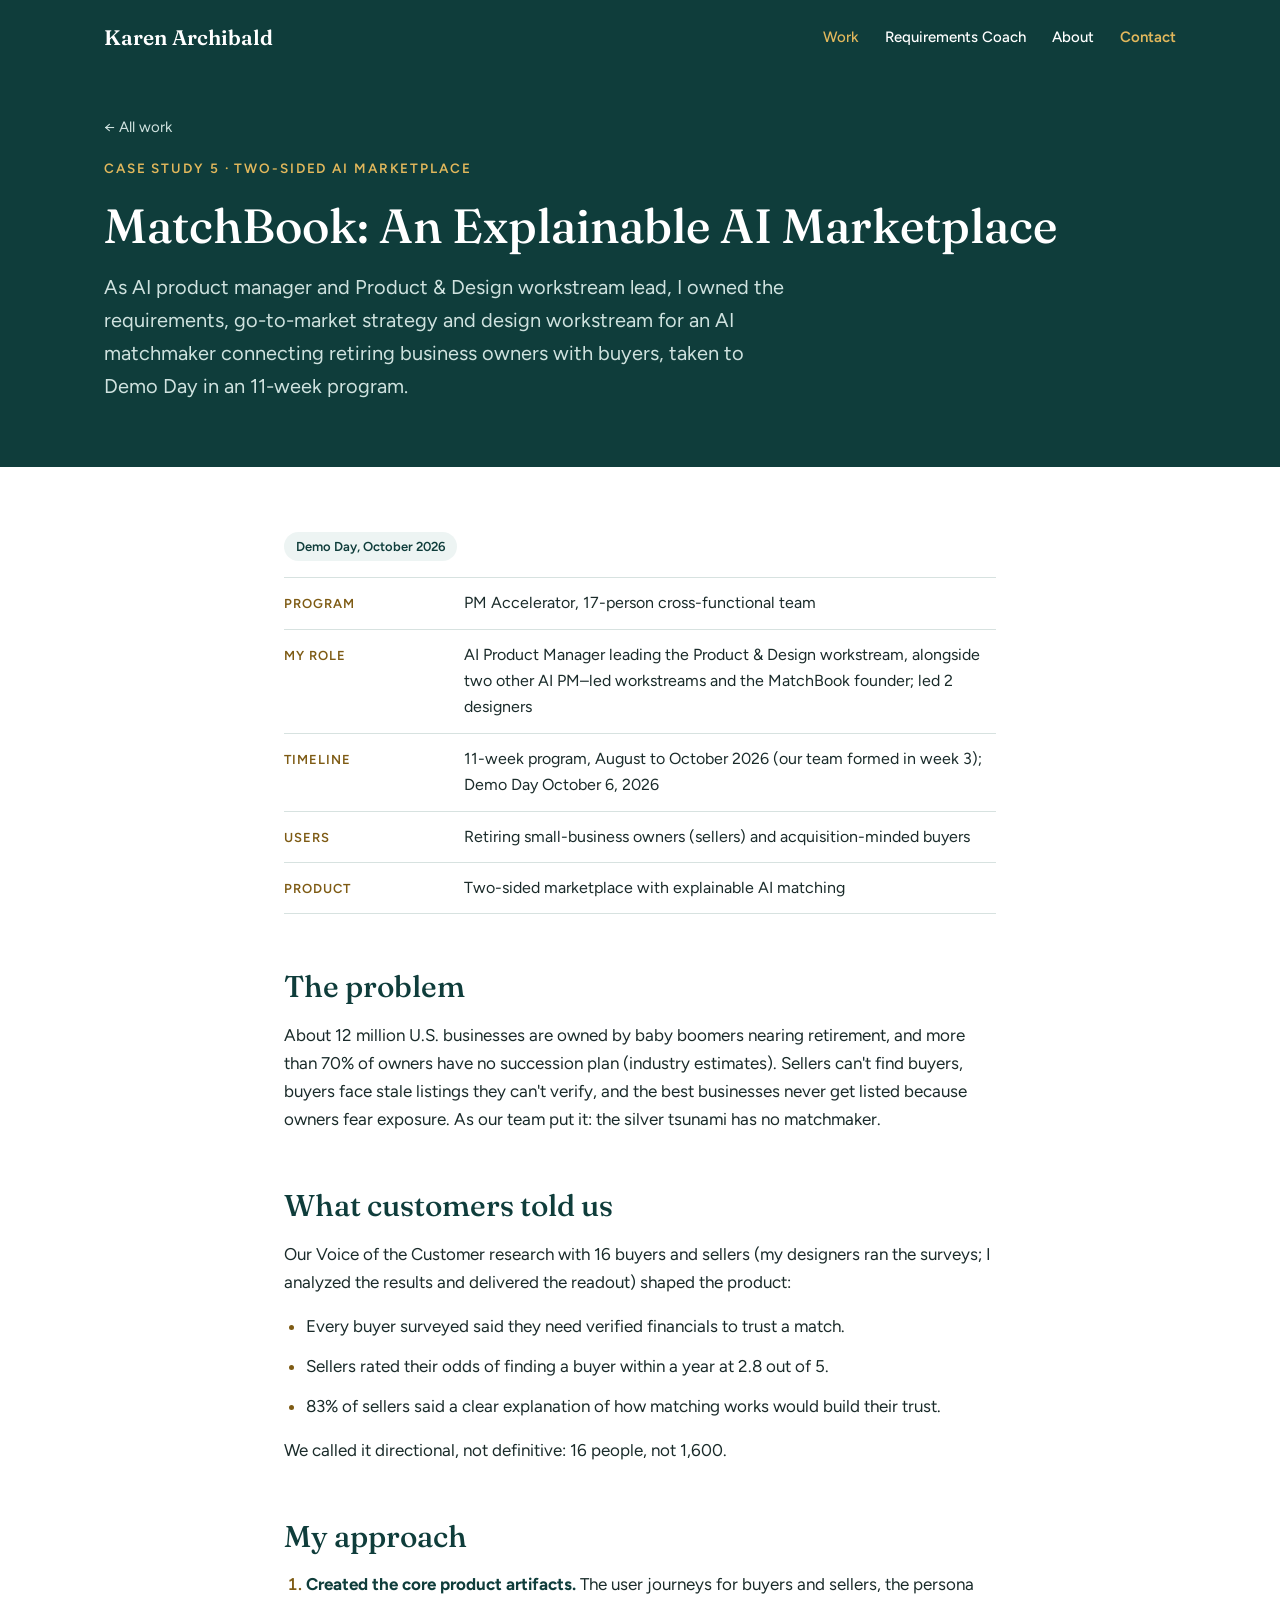
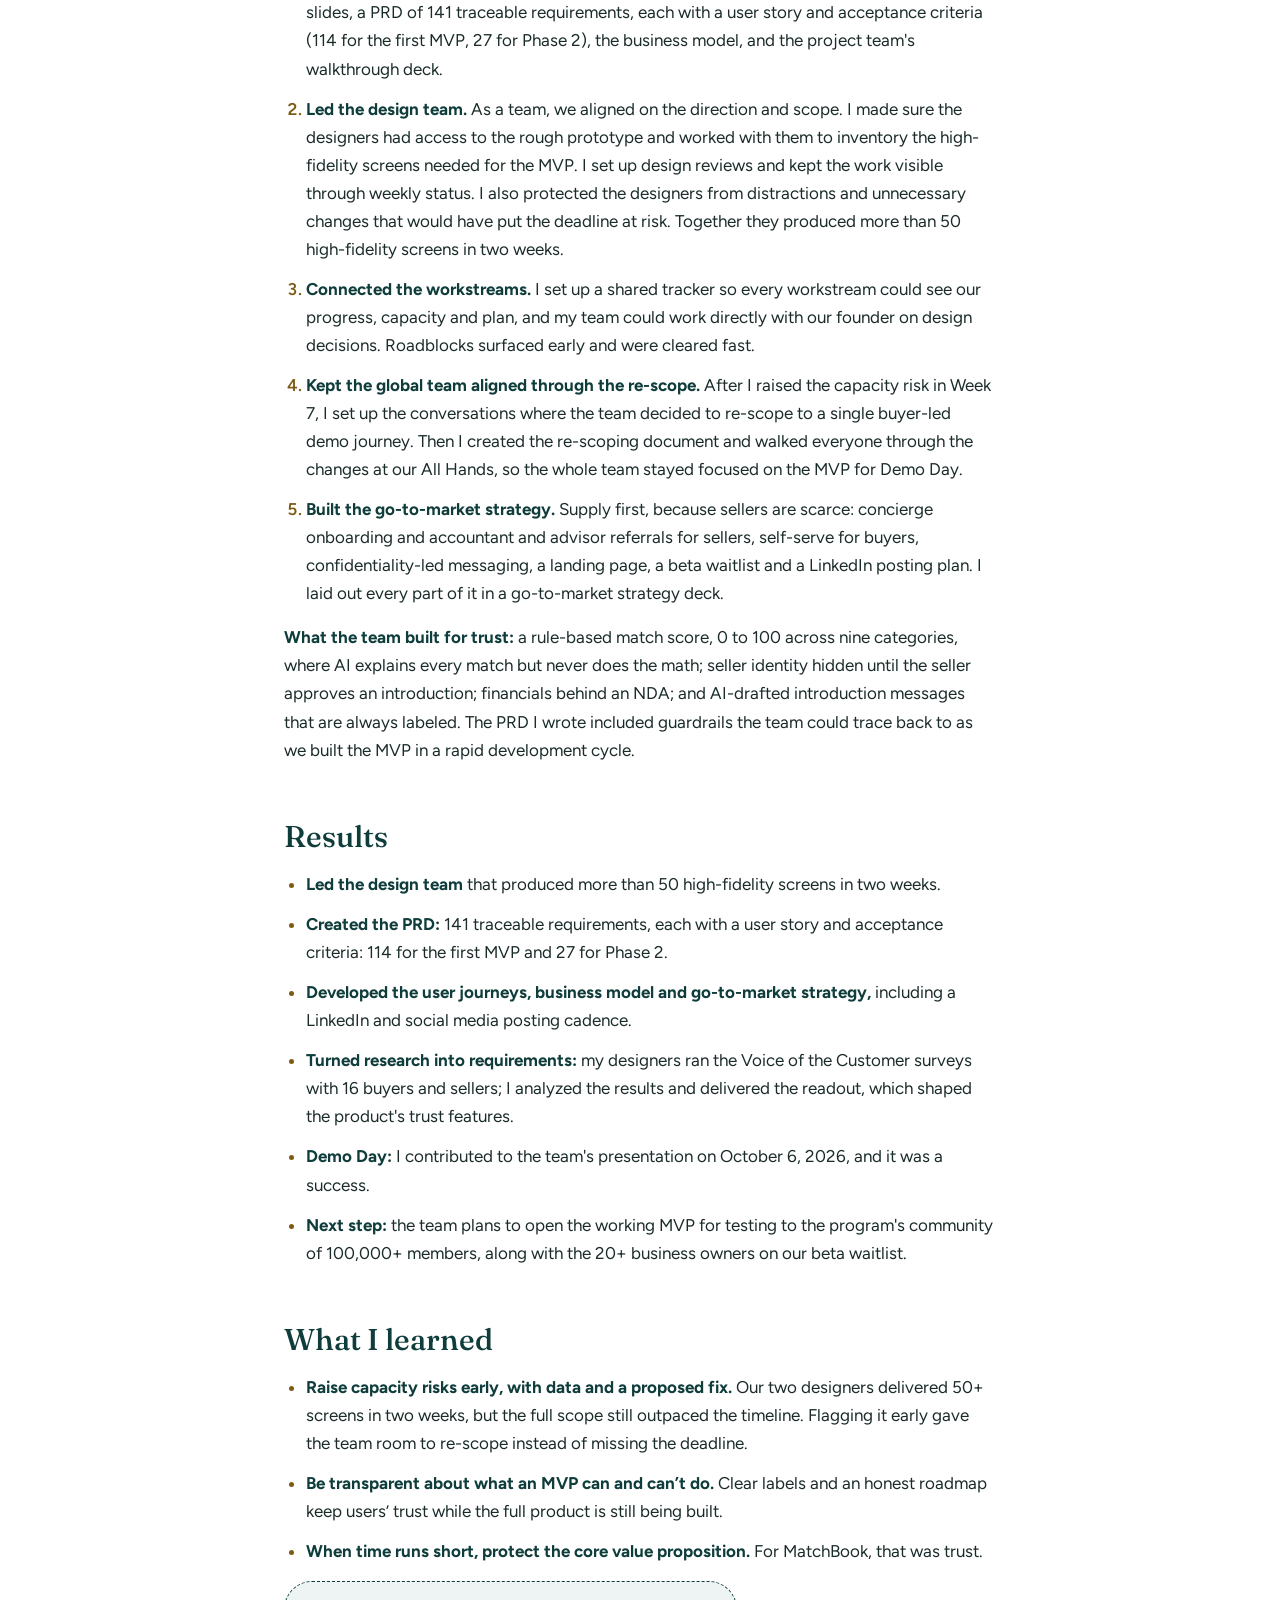
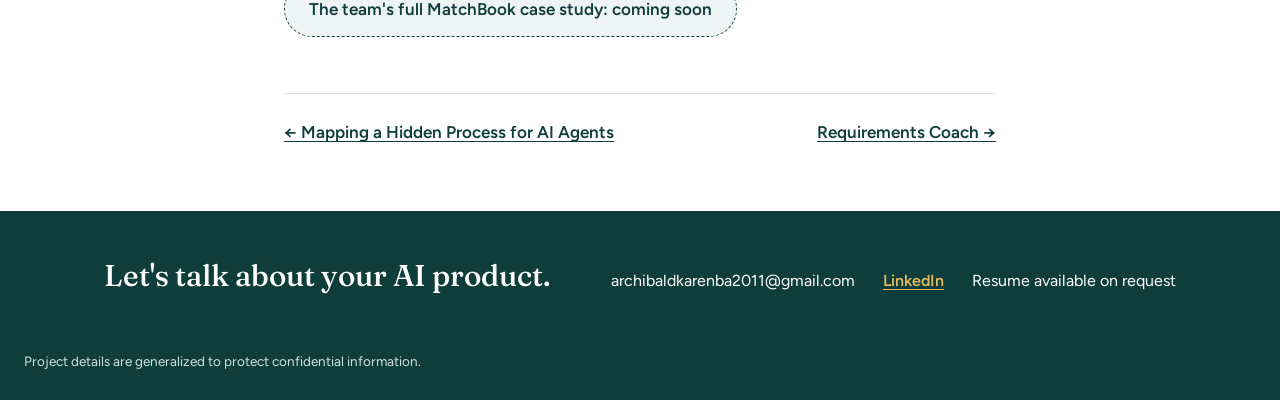
<file: work/matchbook (1).html>
<!doctype html>
<html lang="en">
<head>
<meta charset="utf-8">
<meta name="viewport" content="width=device-width, initial-scale=1, viewport-fit=cover">
<title>MatchBook: An Explainable AI Marketplace | Karen Archibald</title>
<meta name="description" content="An AI matchmaker for retiring business owners and buyers, where AI explains every match but never does the math.">
<link rel="preconnect" href="https://fonts.googleapis.com">
<link rel="preconnect" href="https://fonts.gstatic.com" crossorigin>
<link rel="stylesheet" href="https://fonts.googleapis.com/css2?family=Fraunces:ital,opsz,wght@0,9..144,500;0,9..144,600;1,9..144,500&amp;family=Figtree:wght@400;500;600&amp;display=swap">
<link rel="stylesheet" href="../assets/style.css">
</head>
<body>
<header class="band">
  <nav class="wrap nav" aria-label="Main">
    <a class="brand" href="../index.html">Karen Archibald</a>
    <div class="links">
      <a href="../index.html#work" aria-current="page">Work</a>
      <a href="../requirements-coach.html">Requirements Coach</a>
      <a href="../about.html">About</a>
      <a class="cta" href="#contact">Contact</a>
    </div>
  </nav>
  <div class="wrap cs-hero">
    <a class="back" href="../index.html#work">← All work</a>
    <div class="eyebrow">Case study 5 · Two-sided AI marketplace</div>
    <h1>MatchBook: An Explainable AI Marketplace</h1>
    <p class="lede">As AI product manager and Product &amp; Design workstream lead, I owned the requirements, go-to-market strategy and design workstream for an AI matchmaker connecting retiring business owners with buyers, taken to Demo Day in an 11-week program.</p>
  </div>
</header>
<main>
  <section>
    <div class="narrow prose">
      <p><span class="status">Demo Day, October 2026</span></p>
      <dl class="glance"><dt>Program</dt><dd>PM Accelerator, 17-person cross-functional team</dd><dt>My role</dt><dd>AI Product Manager leading the Product &amp; Design workstream, alongside two other AI PM–led workstreams and the MatchBook founder; led 2 designers</dd><dt>Timeline</dt><dd>11-week program, August to October 2026 (our team formed in week 3); Demo Day October 6, 2026</dd><dt>Users</dt><dd>Retiring small-business owners (sellers) and acquisition-minded buyers</dd><dt>Product</dt><dd>Two-sided marketplace with explainable AI matching</dd></dl>
      <h2>The problem</h2><p>About 12 million U.S. businesses are owned by baby boomers nearing retirement, and more than 70% of owners have no succession plan (industry estimates). Sellers can't find buyers, buyers face stale listings they can't verify, and the best businesses never get listed because owners fear exposure. As our team put it: the silver tsunami has no matchmaker.</p><h2>What customers told us</h2><p>Our Voice of the Customer research with 16 buyers and sellers (my designers ran the surveys; I analyzed the results and delivered the readout) shaped the product:</p><ul><li>Every buyer surveyed said they need verified financials to trust a match.</li><li>Sellers rated their odds of finding a buyer within a year at 2.8 out of 5.</li><li>83% of sellers said a clear explanation of how matching works would build their trust.</li></ul><p>We called it directional, not definitive: 16 people, not 1,600.</p><h2>My approach</h2><ol><li><strong>Created the core product artifacts.</strong> The user journeys for buyers and sellers, the persona slides, a PRD of 141 traceable requirements, each with a user story and acceptance criteria (114 for the first MVP, 27 for Phase 2), the business model, and the project team's walkthrough deck.</li><li><strong>Led the design team.</strong> As a team, we aligned on the direction and scope. I made sure the designers had access to the rough prototype and worked with them to inventory the high-fidelity screens needed for the MVP. I set up design reviews and kept the work visible through weekly status. I also protected the designers from distractions and unnecessary changes that would have put the deadline at risk. Together they produced more than 50 high-fidelity screens in two weeks.</li><li><strong>Connected the workstreams.</strong> I set up a shared tracker so every workstream could see our progress, capacity and plan, and my team could work directly with our founder on design decisions. Roadblocks surfaced early and were cleared fast.</li><li><strong>Kept the global team aligned through the re-scope.</strong> After I raised the capacity risk in Week 7, I set up the conversations where the team decided to re-scope to a single buyer-led demo journey. Then I created the re-scoping document and walked everyone through the changes at our All Hands, so the whole team stayed focused on the MVP for Demo Day.</li><li><strong>Built the go-to-market strategy.</strong> Supply first, because sellers are scarce: concierge onboarding and accountant and advisor referrals for sellers, self-serve for buyers, confidentiality-led messaging, a landing page, a beta waitlist and a LinkedIn posting plan. I laid out every part of it in a go-to-market strategy deck.</li></ol><p><strong>What the team built for trust:</strong> a rule-based match score, 0 to 100 across nine categories, where AI explains every match but never does the math; seller identity hidden until the seller approves an introduction; financials behind an NDA; and AI-drafted introduction messages that are always labeled. The PRD I wrote included guardrails the team could trace back to as we built the MVP in a rapid development cycle.</p><h2>Results</h2><ul><li><strong>Led the design team</strong> that produced more than 50 high-fidelity screens in two weeks.</li><li><strong>Created the PRD:</strong> 141 traceable requirements, each with a user story and acceptance criteria: 114 for the first MVP and 27 for Phase 2.</li><li><strong>Developed the user journeys, business model and go-to-market strategy,</strong> including a LinkedIn and social media posting cadence.</li><li><strong>Turned research into requirements:</strong> my designers ran the Voice of the Customer surveys with 16 buyers and sellers; I analyzed the results and delivered the readout, which shaped the product's trust features.</li><li><strong>Demo Day:</strong> I contributed to the team's presentation on October 6, 2026, and it was a success.</li><li><strong>Next step:</strong> the team plans to open the working MVP for testing to the program's community of 100,000+ members, along with the 20+ business owners on our beta waitlist.</li></ul><h2>What I learned</h2><ul><li><strong>Raise capacity risks early, with data and a proposed fix.</strong> Our two designers delivered 50+ screens in two weeks, but the full scope still outpaced the timeline. Flagging it early gave the team room to re-scope instead of missing the deadline.</li><li><strong>Be transparent about what an MVP can and can’t do.</strong> Clear labels and an honest roadmap keep users’ trust while the full product is still being built.</li><li><strong>When time runs short, protect the core value proposition.</strong> For MatchBook, that was trust.</li></ul><p><span class="btn btn-soon" aria-disabled="true">The team's full MatchBook case study: coming soon</span></p>
      
      <div class="next"><a href="hidden-process.html">← Mapping a Hidden Process for AI Agents</a><a href="../requirements-coach.html">Requirements Coach →</a></div>
    </div>
  </section>
</main>
<footer class="footer" id="contact">
  <div class="wrap footer-inner">
    <h2>Let's talk about your AI product.</h2>
    <div class="contact">
      <span class="email">archibaldkarenba2011@gmail.com</span>
      <a href="https://www.linkedin.com/in/karen-archibald-msis-cbap-pmp-csm-cspo-39a5b05" target="_blank" rel="noopener">LinkedIn</a>
      <span>Resume available on request</span>
    </div>
  </div>
  <p class="wrap fine">Project details are generalized to protect confidential information.</p>
</footer>
</body>
</html>
</file>
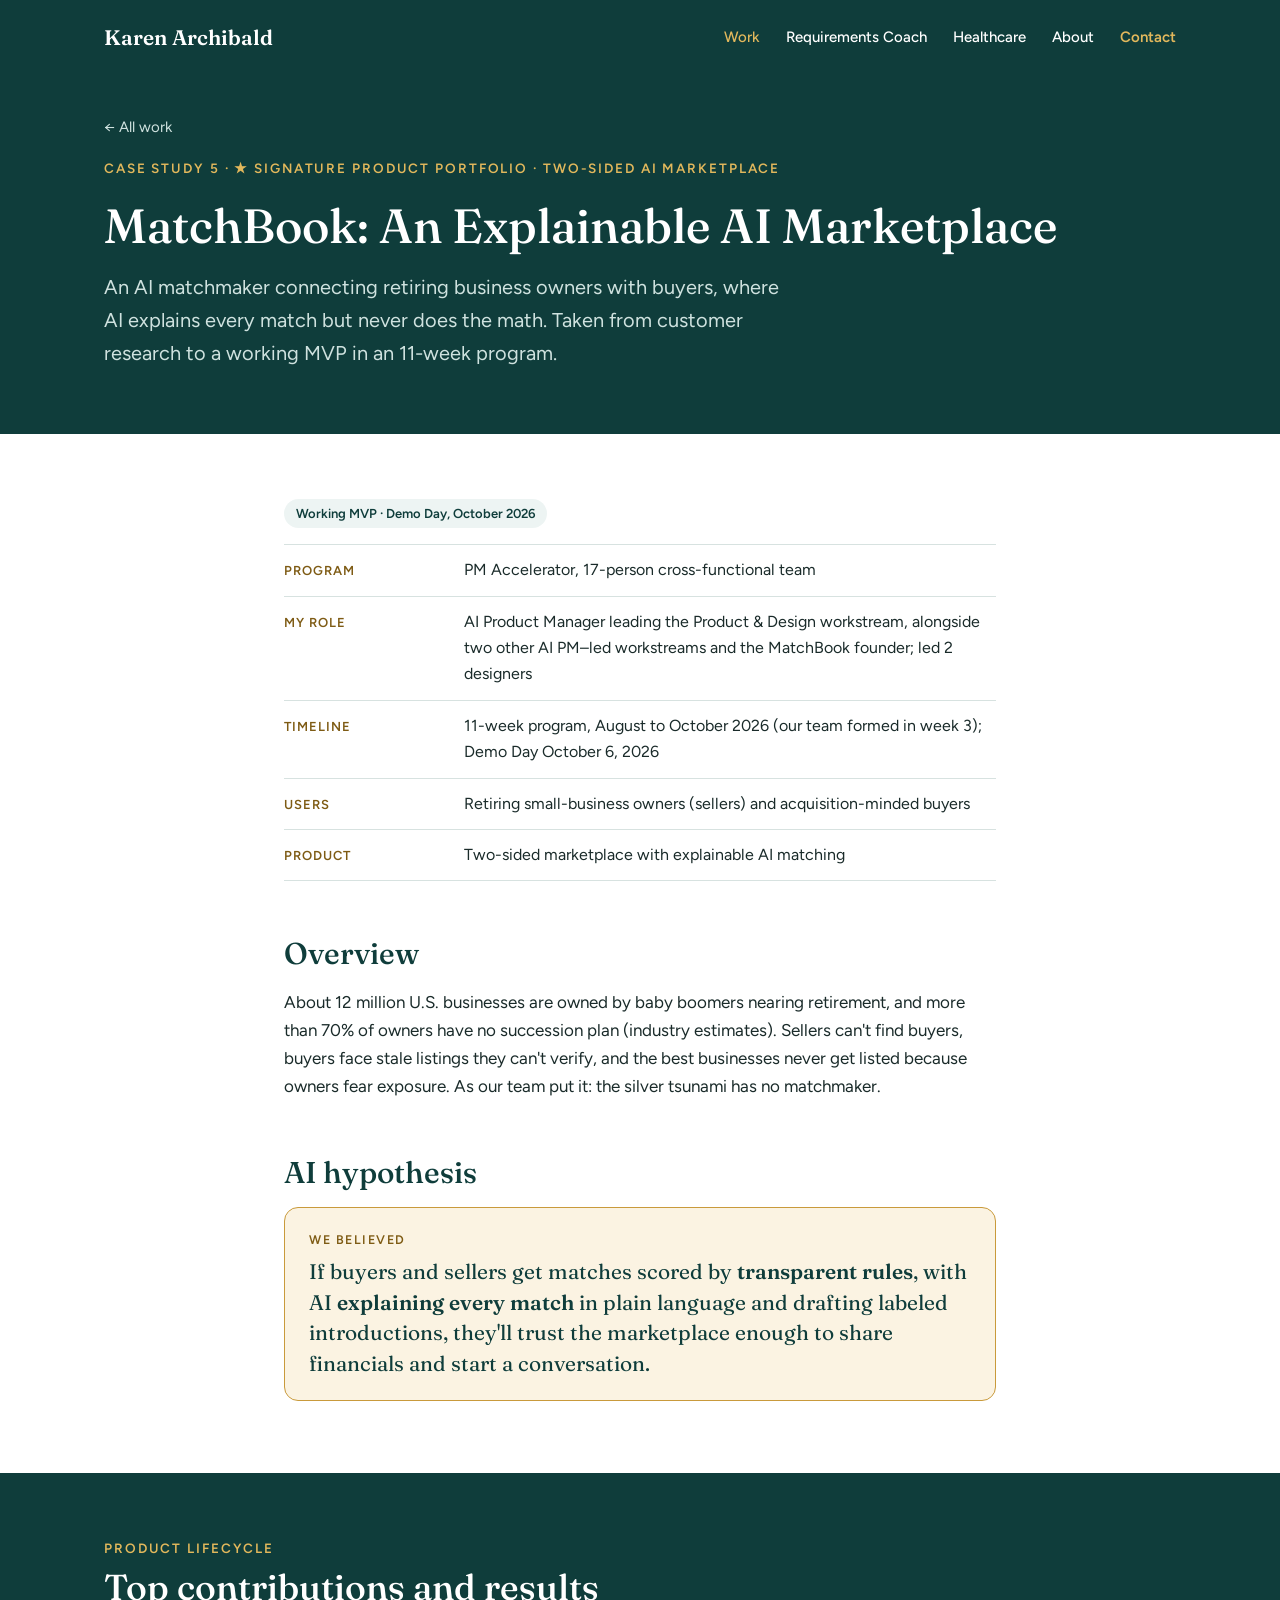
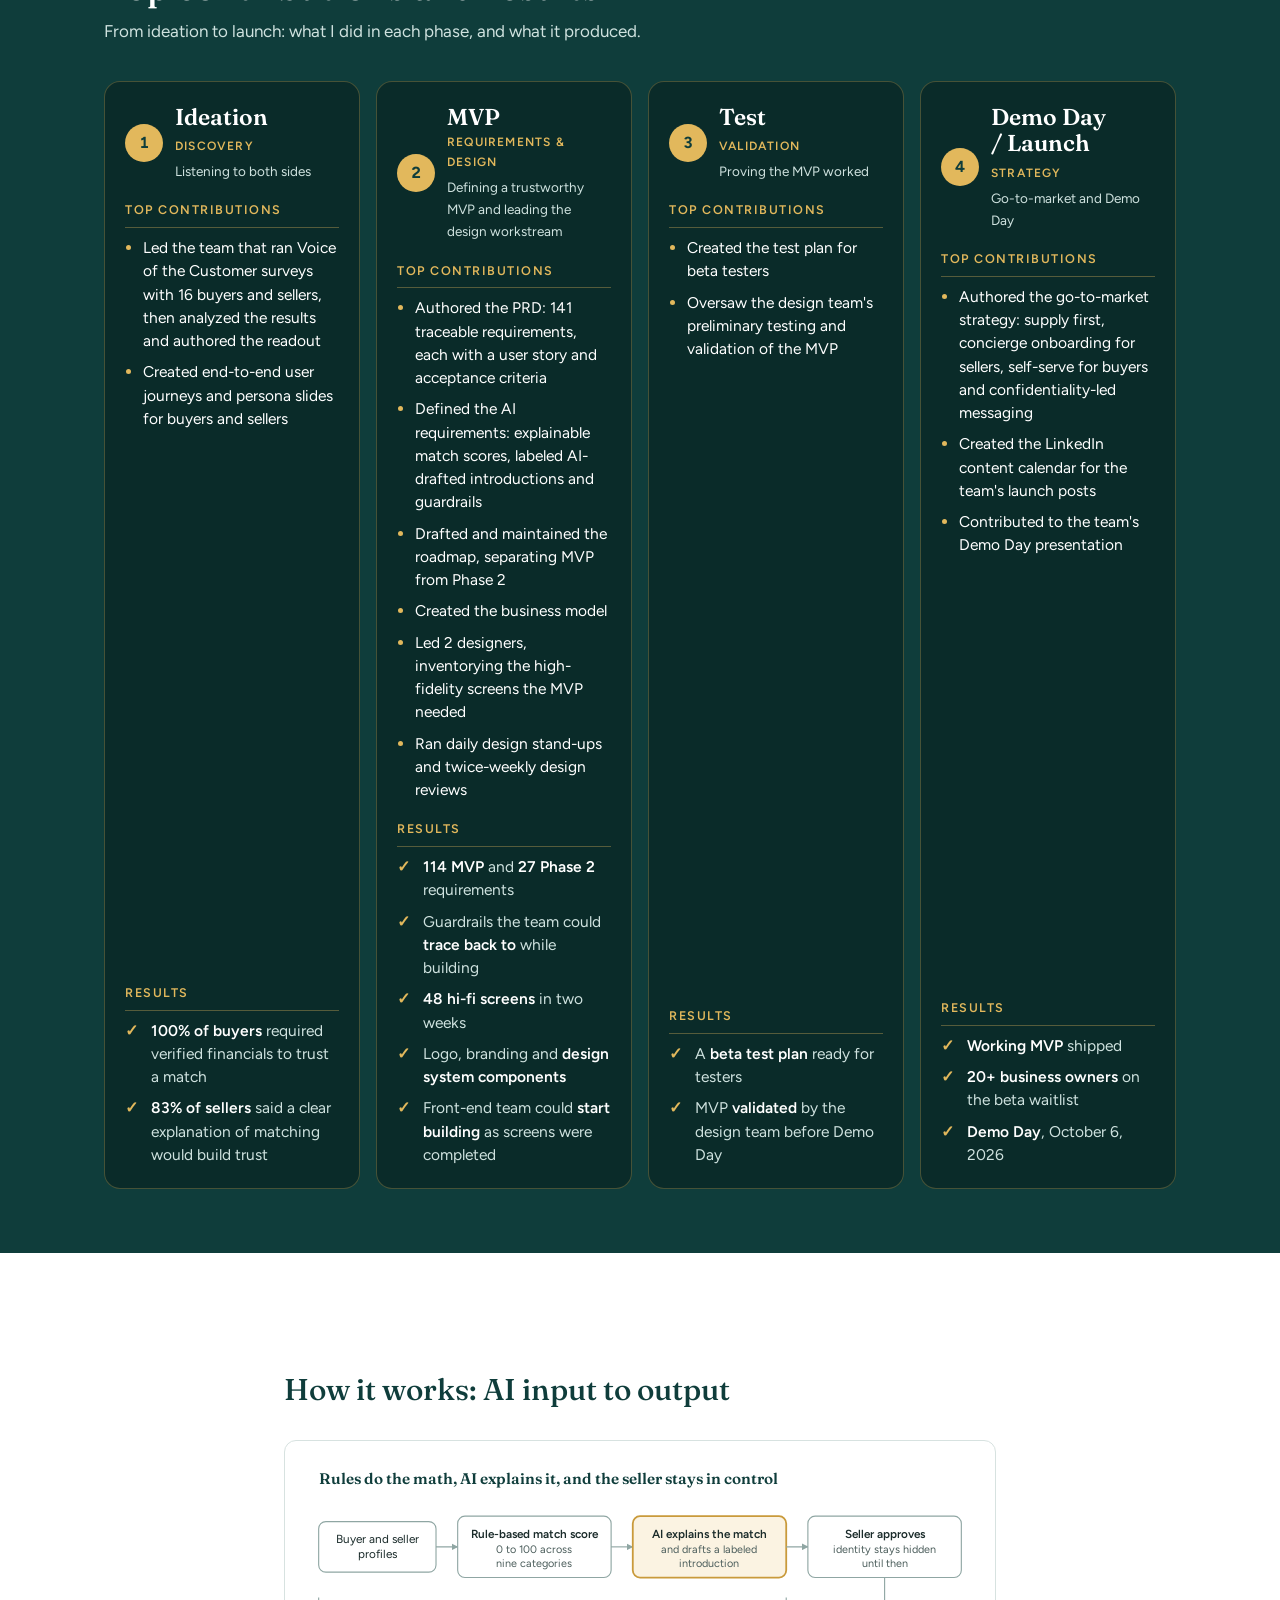
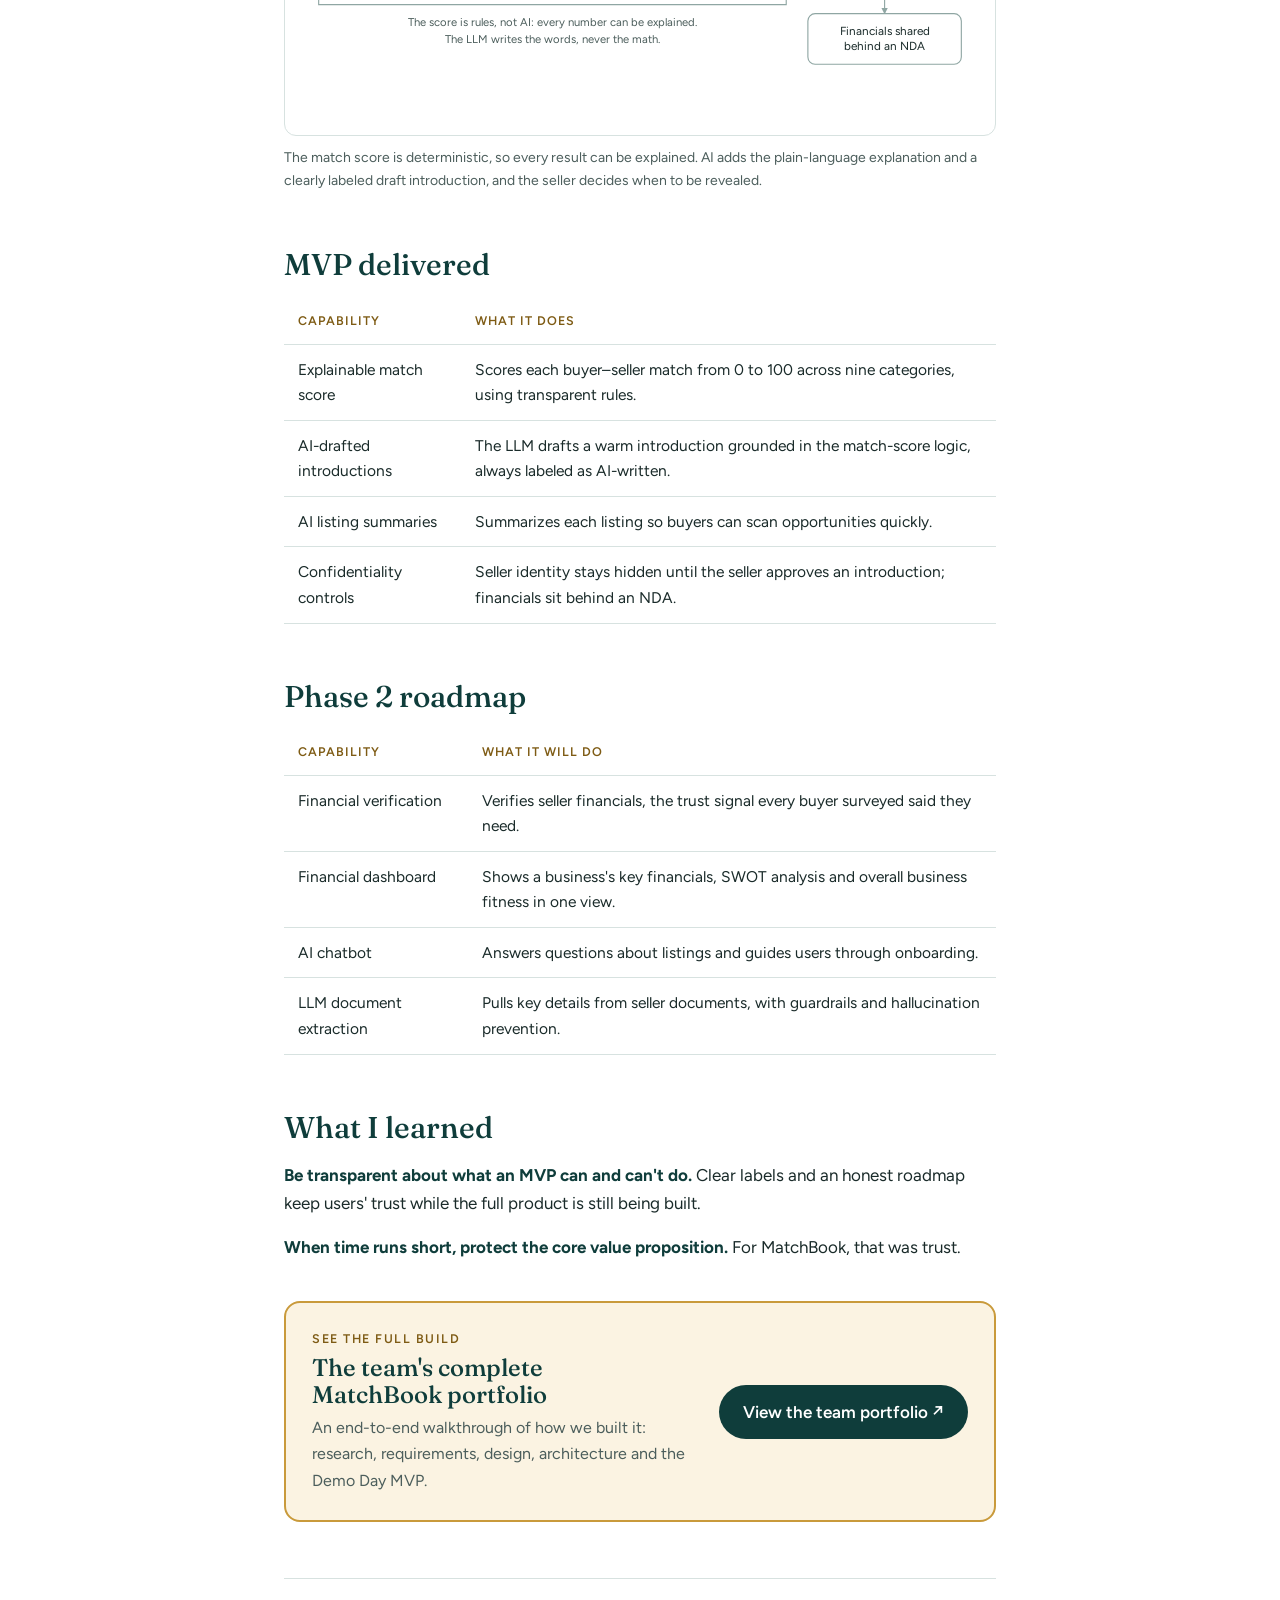
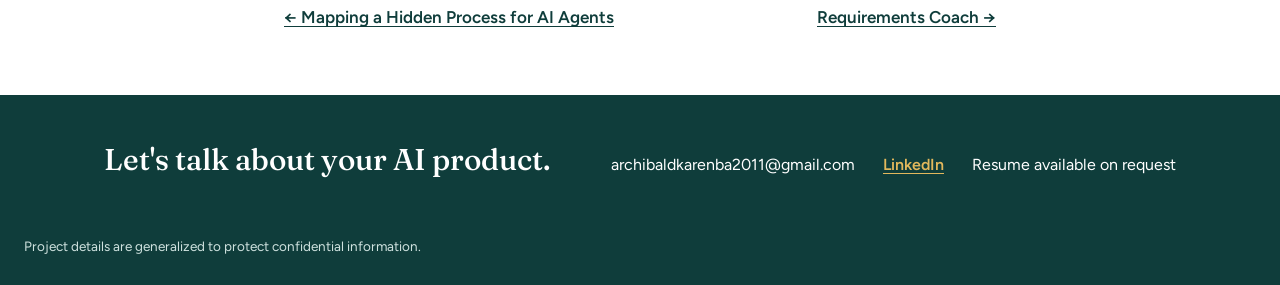
<file: work/matchbook.html>
<!doctype html>
<html lang="en">
<head>
<meta charset="utf-8">
<meta name="viewport" content="width=device-width, initial-scale=1, viewport-fit=cover">
<title>MatchBook: An Explainable AI Marketplace | Karen Archibald</title>
<meta name="description" content="An AI matchmaker connecting retiring business owners with buyers, where AI explains every match but never does the math. Taken from customer research to a working MVP in an 11-week program.">
<link rel="preconnect" href="https://fonts.googleapis.com">
<link rel="preconnect" href="https://fonts.gstatic.com" crossorigin>
<link rel="stylesheet" href="https://fonts.googleapis.com/css2?family=Fraunces:ital,opsz,wght@0,9..144,500;0,9..144,600;1,9..144,500&amp;family=Figtree:wght@400;500;600&amp;display=swap">
<link rel="stylesheet" href="../assets/style.css">
</head>
<body>
<header class="band">
  <nav class="wrap nav" aria-label="Main">
    <a class="brand" href="../index.html">Karen Archibald</a>
    <div class="links">
      <a href="../index.html#work" aria-current="page">Work</a>
      <a href="../requirements-coach.html">Requirements Coach</a>
      <a href="../healthcare.html">Healthcare</a>
      <a href="../about.html">About</a>
      <a class="cta" href="#contact">Contact</a>
    </div>
  </nav>
  <div class="wrap cs-hero">
    <a class="back" href="../index.html#work">← All work</a>
    <div class="eyebrow">Case study 5 · <span class="sig">★ Signature Product Portfolio</span> · Two-sided AI marketplace</div>
    <h1>MatchBook: An Explainable AI Marketplace</h1>
    <p class="lede">An AI matchmaker connecting retiring business owners with buyers, where AI explains every match but never does the math. Taken from customer research to a working MVP in an 11-week program.</p>
  </div>
</header>

<main>
  <section>
    <div class="narrow prose">
      <p><span class="status">Working MVP · Demo Day, October 2026</span></p>
      <dl class="glance">
        <dt>Program</dt><dd>PM Accelerator, 17-person cross-functional team</dd>
        <dt>My role</dt><dd>AI Product Manager leading the Product &amp; Design workstream, alongside two other AI PM–led workstreams and the MatchBook founder; led 2 designers</dd>
        <dt>Timeline</dt><dd>11-week program, August to October 2026 (our team formed in week 3); Demo Day October 6, 2026</dd>
        <dt>Users</dt><dd>Retiring small-business owners (sellers) and acquisition-minded buyers</dd>
        <dt>Product</dt><dd>Two-sided marketplace with explainable AI matching</dd>
      </dl>

      <h2>Overview</h2>
      <p>About 12 million U.S. businesses are owned by baby boomers nearing retirement, and more than 70% of owners have no succession plan (industry estimates). Sellers can't find buyers, buyers face stale listings they can't verify, and the best businesses never get listed because owners fear exposure. As our team put it: the silver tsunami has no matchmaker.</p>

      <h2>AI hypothesis</h2>
      <div class="hypo">
        <div class="lbl">We believed</div>
        <p>If buyers and sellers get matches scored by <b>transparent rules</b>, with AI <b>explaining every match</b> in plain language and drafting labeled introductions, they'll trust the marketplace enough to share financials and start a conversation.</p>
      </div>
    </div>
  </section>

  <section class="life" aria-labelledby="life-h">
    <div class="wrap">
      <div class="life-head">
        <div class="eyebrow">Product lifecycle</div>
        <h2 id="life-h">Top contributions and results</h2>
        <p>From ideation to launch: what I did in each phase, and what it produced.</p>
      </div>
      <div class="phases">
        <article class="phase">
          <div class="ph-top"><span class="medal">1</span><div><h3>Ideation</h3><div class="ph-stage">Discovery</div><div class="ph-sub">Listening to both sides</div></div></div>
          <div>
            <div class="ph-lbl">Top contributions</div>
            <ul>
              <li>Led the team that ran Voice of the Customer surveys with 16 buyers and sellers, then analyzed the results and authored the readout</li>
              <li>Created end-to-end user journeys and persona slides for buyers and sellers</li>
            </ul>
          </div>
          <div class="results">
            <div class="ph-lbl">Results</div>
            <ul class="res">
              <li><span><strong>100% of buyers</strong> required verified financials to trust a match</span></li>
              <li><span><strong>83% of sellers</strong> said a clear explanation of matching would build trust</span></li>
            </ul>
          </div>
        </article>

        <article class="phase">
          <div class="ph-top"><span class="medal">2</span><div><h3>MVP</h3><div class="ph-stage">Requirements &amp; Design</div><div class="ph-sub">Defining a trustworthy MVP and leading the design workstream</div></div></div>
          <div>
            <div class="ph-lbl">Top contributions</div>
            <ul>
              <li>Authored the PRD: 141 traceable requirements, each with a user story and acceptance criteria</li>
              <li>Defined the AI requirements: explainable match scores, labeled AI-drafted introductions and guardrails</li>
              <li>Drafted and maintained the roadmap, separating MVP from Phase 2</li>
              <li>Created the business model</li>
              <li>Led 2 designers, inventorying the high-fidelity screens the MVP needed</li>
              <li>Ran daily design stand-ups and twice-weekly design reviews</li>
            </ul>
          </div>
          <div class="results">
            <div class="ph-lbl">Results</div>
            <ul class="res">
              <li><span><strong>114 MVP</strong> and <strong>27 Phase 2</strong> requirements</span></li>
              <li><span>Guardrails the team could <strong>trace back to</strong> while building</span></li>
              <li><span><strong>48 hi-fi screens</strong> in two weeks</span></li>
              <li><span>Logo, branding and <strong>design system components</strong></span></li>
              <li><span>Front-end team could <strong>start building</strong> as screens were completed</span></li>
            </ul>
          </div>
        </article>

        <article class="phase">
          <div class="ph-top"><span class="medal">3</span><div><h3>Test</h3><div class="ph-stage">Validation</div><div class="ph-sub">Proving the MVP worked</div></div></div>
          <div>
            <div class="ph-lbl">Top contributions</div>
            <ul>
              <li>Created the test plan for beta testers</li>
              <li>Oversaw the design team's preliminary testing and validation of the MVP</li>
            </ul>
          </div>
          <div class="results">
            <div class="ph-lbl">Results</div>
            <ul class="res">
              <li><span>A <strong>beta test plan</strong> ready for testers</span></li>
              <li><span>MVP <strong>validated</strong> by the design team before Demo Day</span></li>
            </ul>
          </div>
        </article>

        <article class="phase">
          <div class="ph-top"><span class="medal">4</span><div><h3>Demo Day / Launch</h3><div class="ph-stage">Strategy</div><div class="ph-sub">Go-to-market and Demo Day</div></div></div>
          <div>
            <div class="ph-lbl">Top contributions</div>
            <ul>
              <li>Authored the go-to-market strategy: supply first, concierge onboarding for sellers, self-serve for buyers and confidentiality-led messaging</li>
              <li>Created the LinkedIn content calendar for the team's launch posts</li>
              <li>Contributed to the team's Demo Day presentation</li>
            </ul>
          </div>
          <div class="results">
            <div class="ph-lbl">Results</div>
            <ul class="res">
              <li><span><strong>Working MVP</strong> shipped</span></li>
              <li><span><strong>20+ business owners</strong> on the beta waitlist</span></li>
              <li><span><strong>Demo Day</strong>, October 6, 2026</span></li>
            </ul>
          </div>
        </article>
      </div>
    </div>
  </section>

  <section>
    <div class="narrow prose">
      <h2>How it works: AI input to output</h2>
      <figure class="figure"><div class="figure-scroll"><svg viewBox="0 0 760 300" role="img" aria-label="Rules do the math, AI explains it, and the seller stays in control" font-family="Figtree, Segoe UI, sans-serif" xmlns="http://www.w3.org/2000/svg"><defs><marker id="mb" viewBox="0 0 10 10" refX="9" refY="5" markerWidth="6" markerHeight="6" orient="auto-start-reverse"><path d="M0 0L10 5L0 10z" fill="#8FA6A3"/></marker></defs>
        <text x="24" y="34" font-family="Fraunces, Georgia, serif" font-size="17" font-weight="600" fill="#0F3D3B">Rules do the math, AI explains it, and the seller stays in control</text>
        <rect x="24" y="76" width="130" height="56" rx="8" fill="#FFFFFF" stroke="#8FA6A3" stroke-width="1.25"/><text x="89" y="100" text-anchor="middle" font-size="13" fill="#1A2B2A">Buyer and seller</text><text x="89" y="116" text-anchor="middle" font-size="13" fill="#1A2B2A">profiles</text>
        <path d="M154 104H178" fill="none" stroke="#8FA6A3" stroke-width="1.25" marker-end="url(#mb)"/>
        <rect x="178" y="70" width="170" height="68" rx="8" fill="#FFFFFF" stroke="#8FA6A3" stroke-width="1.25"/><text x="263" y="94" text-anchor="middle" font-size="13" font-weight="600" fill="#1A2B2A">Rule-based match score</text><text x="263" y="111" text-anchor="middle" font-size="12" fill="#4C5E5C">0 to 100 across</text><text x="263" y="126" text-anchor="middle" font-size="12" fill="#4C5E5C">nine categories</text>
        <path d="M348 104H372" fill="none" stroke="#8FA6A3" stroke-width="1.25" marker-end="url(#mb)"/>
        <rect x="372" y="70" width="170" height="68" rx="8" fill="#FBF3E2" stroke="#C99A3B" stroke-width="2"/><text x="457" y="94" text-anchor="middle" font-size="13" font-weight="600" fill="#1A2B2A">AI explains the match</text><text x="457" y="111" text-anchor="middle" font-size="12" fill="#4C5E5C">and drafts a labeled</text><text x="457" y="126" text-anchor="middle" font-size="12" fill="#4C5E5C">introduction</text>
        <path d="M542 104H566" fill="none" stroke="#8FA6A3" stroke-width="1.25" marker-end="url(#mb)"/>
        <rect x="566" y="70" width="170" height="68" rx="8" fill="#FFFFFF" stroke="#8FA6A3" stroke-width="1.25"/><text x="651" y="94" text-anchor="middle" font-size="13" font-weight="600" fill="#1A2B2A">Seller approves</text><text x="651" y="111" text-anchor="middle" font-size="12" fill="#4C5E5C">identity stays hidden</text><text x="651" y="126" text-anchor="middle" font-size="12" fill="#4C5E5C">until then</text>
        <path d="M651 138V178" fill="none" stroke="#8FA6A3" stroke-width="1.25" marker-end="url(#mb)"/>
        <rect x="566" y="178" width="170" height="56" rx="8" fill="#FFFFFF" stroke="#8FA6A3" stroke-width="1.25"/><text x="651" y="202" text-anchor="middle" font-size="13" fill="#1A2B2A">Financials shared</text><text x="651" y="218" text-anchor="middle" font-size="13" fill="#1A2B2A">behind an NDA</text>
        <path d="M24 160V168H542V160" fill="none" stroke="#8FA6A3" stroke-width="1.25"/>
        <text x="283" y="192" text-anchor="middle" font-size="12.5" fill="#4C5E5C">The score is rules, not AI: every number can be explained.</text>
        <text x="283" y="210" text-anchor="middle" font-size="12.5" fill="#4C5E5C">The LLM writes the words, never the math.</text>
      </svg></div><figcaption>The match score is deterministic, so every result can be explained. AI adds the plain-language explanation and a clearly labeled draft introduction, and the seller decides when to be revealed.</figcaption></figure>

      <h2>MVP delivered</h2>
      <div class="table-scroll"><table><thead><tr><th scope="col">Capability</th><th scope="col">What it does</th></tr></thead><tbody>
        <tr><td>Explainable match score</td><td>Scores each buyer–seller match from 0 to 100 across nine categories, using transparent rules.</td></tr>
        <tr><td>AI-drafted introductions</td><td>The LLM drafts a warm introduction grounded in the match-score logic, always labeled as AI-written.</td></tr>
        <tr><td>AI listing summaries</td><td>Summarizes each listing so buyers can scan opportunities quickly.</td></tr>
        <tr><td>Confidentiality controls</td><td>Seller identity stays hidden until the seller approves an introduction; financials sit behind an NDA.</td></tr>
      </tbody></table></div>

      <h2>Phase 2 roadmap</h2>
      <div class="table-scroll"><table><thead><tr><th scope="col">Capability</th><th scope="col">What it will do</th></tr></thead><tbody>
        <tr><td>Financial verification</td><td>Verifies seller financials, the trust signal every buyer surveyed said they need.</td></tr>
        <tr><td>Financial dashboard</td><td>Shows a business's key financials, SWOT analysis and overall business fitness in one view.</td></tr>
        <tr><td>AI chatbot</td><td>Answers questions about listings and guides users through onboarding.</td></tr>
        <tr><td>LLM document extraction</td><td>Pulls key details from seller documents, with guardrails and hallucination prevention.</td></tr>
      </tbody></table></div>

      <h2>What I learned</h2>
      <p><strong>Be transparent about what an MVP can and can't do.</strong> Clear labels and an honest roadmap keep users' trust while the full product is still being built.</p>
      <p><strong>When time runs short, protect the core value proposition.</strong> For MatchBook, that was trust.</p>

      <div class="seebuild">
        <div>
          <div class="lbl">See the full build</div>
          <h3>The team's complete MatchBook portfolio</h3>
          <p>An end-to-end walkthrough of how we built it: research, requirements, design, architecture and the Demo Day MVP.</p>
        </div>
        <a class="btn btn-teal" href="https://matchbook-love-portfolio.lovable.app/" target="_blank" rel="noopener" aria-label="View the team portfolio (opens in a new tab)" style="white-space:nowrap">View the team portfolio <span aria-hidden="true">↗</span></a>
      </div>

      <div class="next"><a href="hidden-process.html">← Mapping a Hidden Process for AI Agents</a><a href="../requirements-coach.html">Requirements Coach →</a></div>
    </div>
  </section>
</main>

<footer class="footer" id="contact">
  <div class="wrap footer-inner">
    <h2>Let's talk about your AI product.</h2>
    <div class="contact">
      <span class="email">archibaldkarenba2011@gmail.com</span>
      <a href="https://www.linkedin.com/in/karen-archibald-msis-39a5b05" target="_blank" rel="noopener">LinkedIn</a>
      <span>Resume available on request</span>
    </div>
  </div>
  <p class="wrap fine">Project details are generalized to protect confidential information.</p>
</footer>
</body>
</html>
</file>
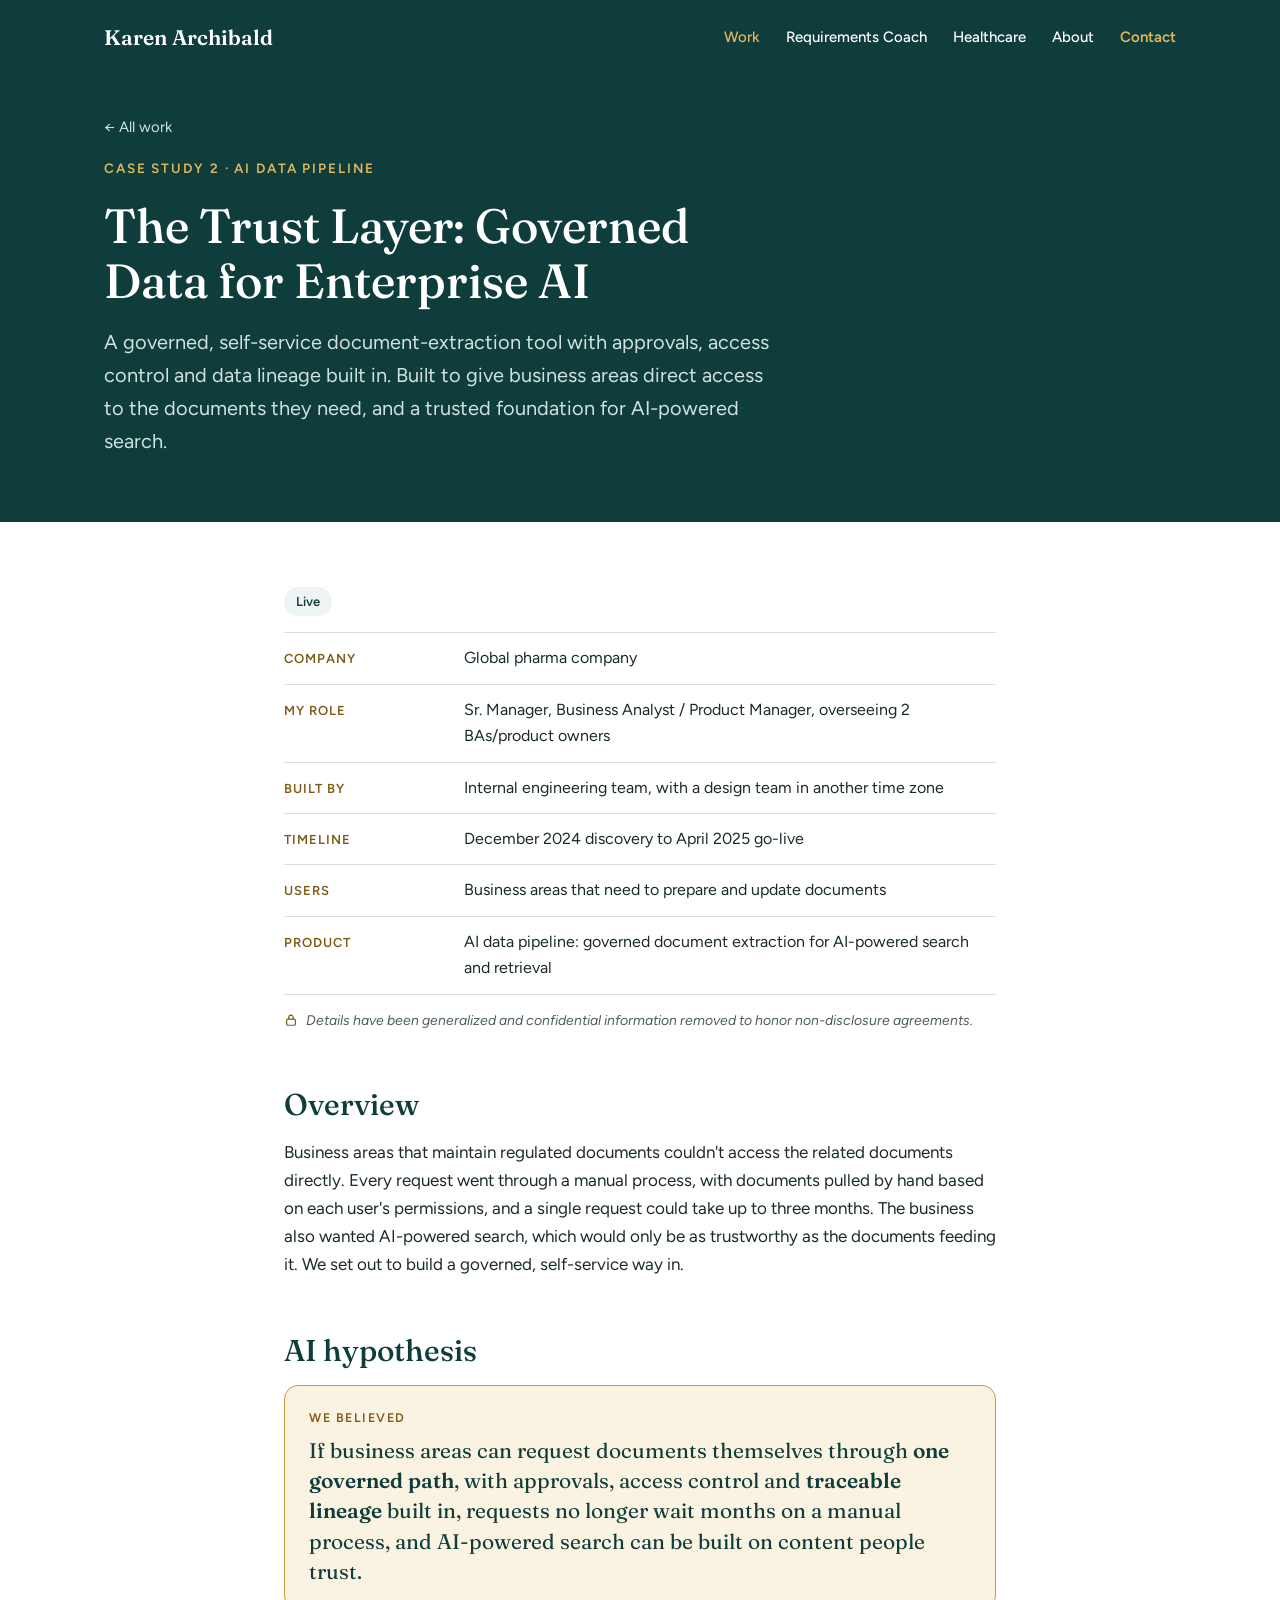
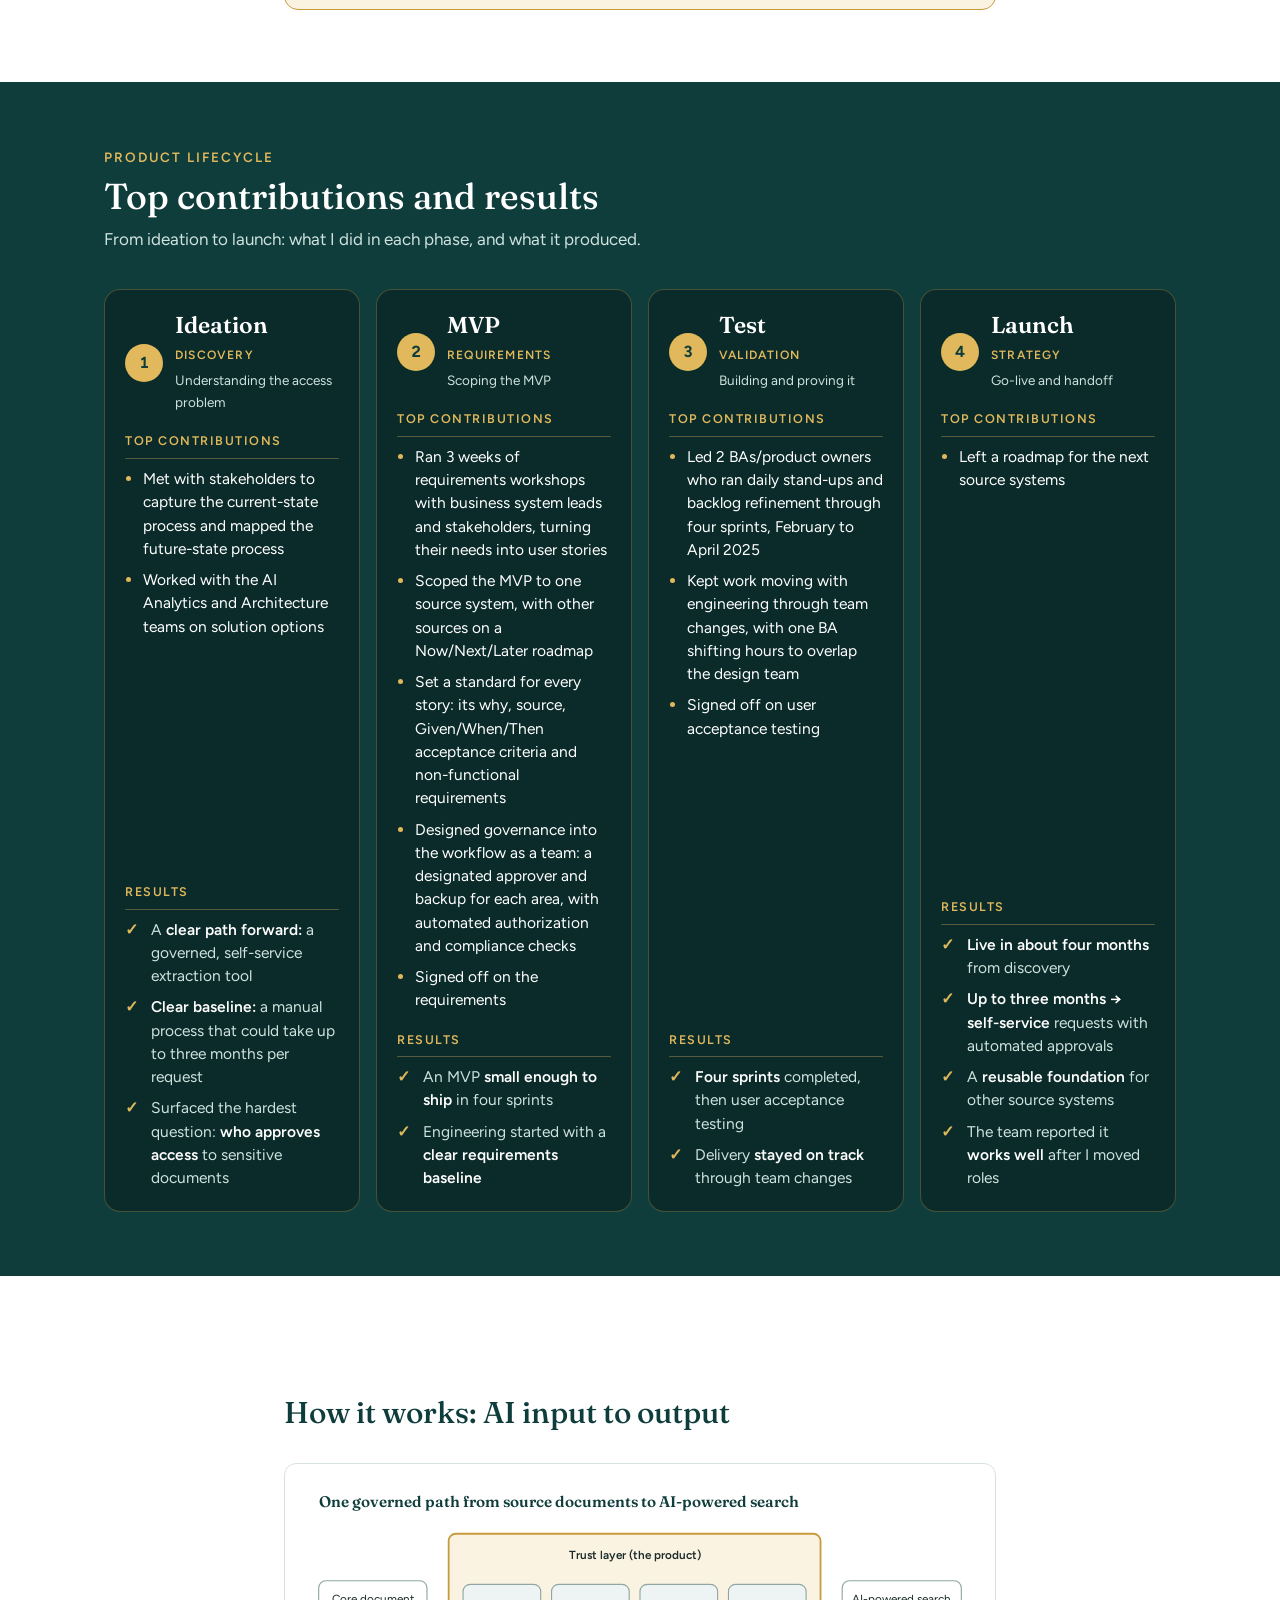
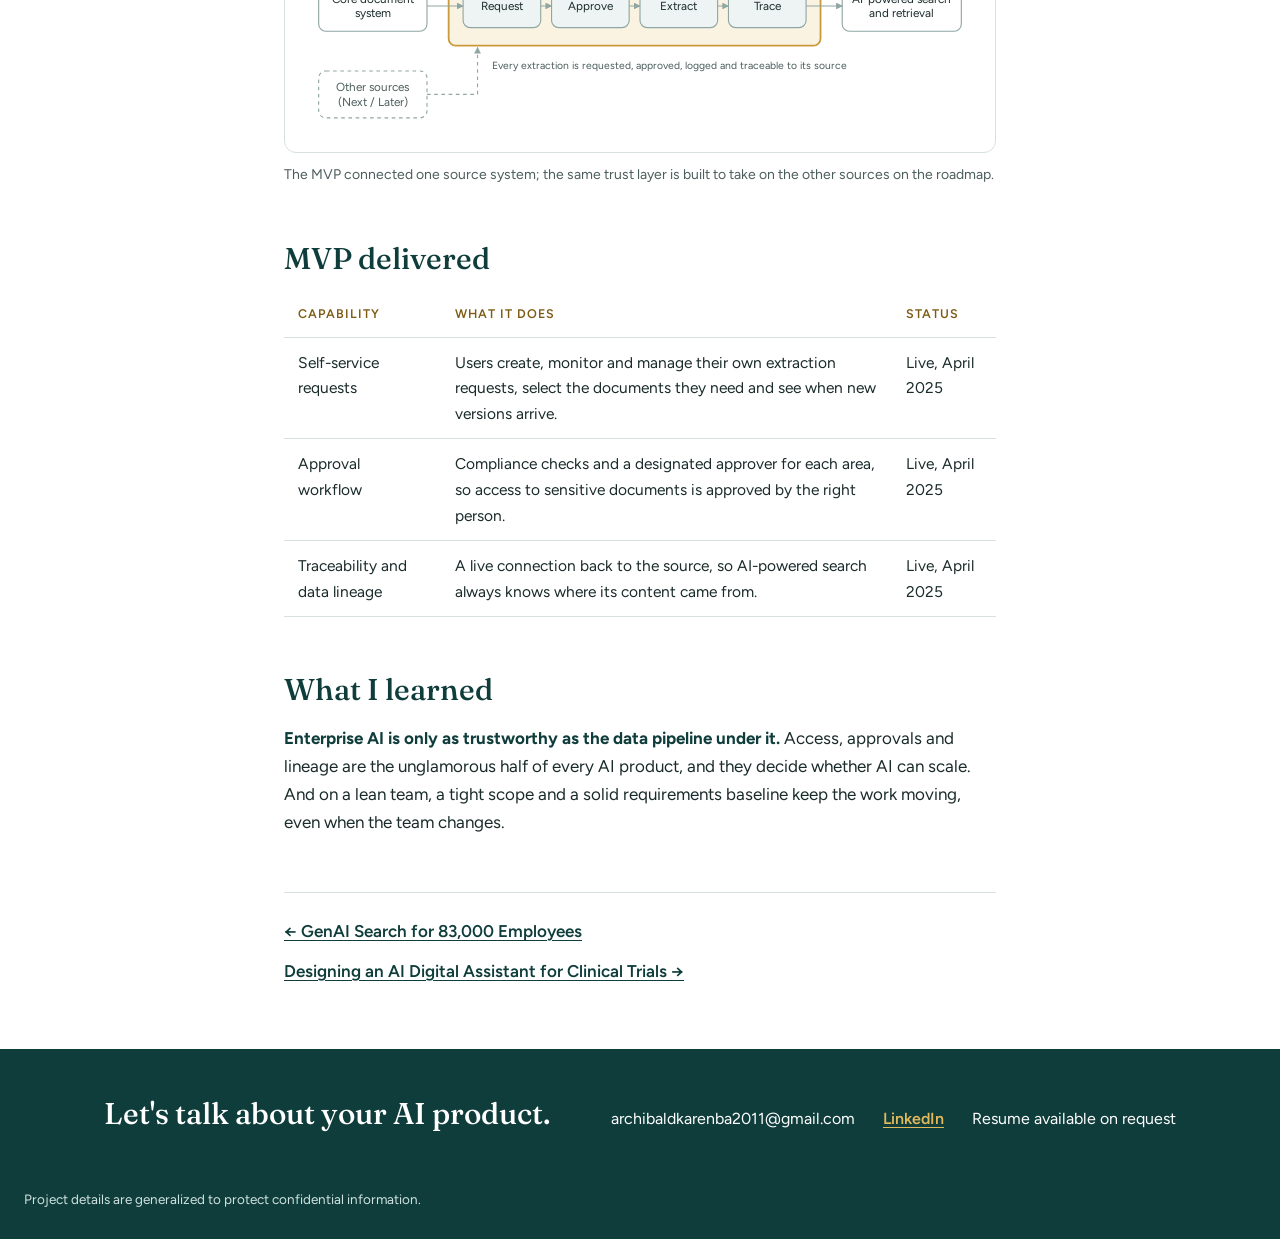
<file: work/trust-layer.html>
<!doctype html>
<html lang="en">
<head>
<meta charset="utf-8">
<meta name="viewport" content="width=device-width, initial-scale=1, viewport-fit=cover">
<title>The Trust Layer: Governed Data for Enterprise AI | Karen Archibald</title>
<meta name="description" content="A governed, self-service document-extraction tool with approvals, access control and data lineage built in. Built to give business areas direct access to the documents they need, and a trusted foundation for AI-powered search.">
<link rel="preconnect" href="https://fonts.googleapis.com">
<link rel="preconnect" href="https://fonts.gstatic.com" crossorigin>
<link rel="stylesheet" href="https://fonts.googleapis.com/css2?family=Fraunces:ital,opsz,wght@0,9..144,500;0,9..144,600;1,9..144,500&amp;family=Figtree:wght@400;500;600&amp;display=swap">
<link rel="stylesheet" href="../assets/style.css">
</head>
<body>
<header class="band">
  <nav class="wrap nav" aria-label="Main">
    <a class="brand" href="../index.html">Karen Archibald</a>
    <div class="links">
      <a href="../index.html#work" aria-current="page">Work</a>
      <a href="../requirements-coach.html">Requirements Coach</a>
      <a href="../healthcare.html">Healthcare</a>
      <a href="../about.html">About</a>
      <a class="cta" href="#contact">Contact</a>
    </div>
  </nav>
  <div class="wrap cs-hero">
    <a class="back" href="../index.html#work">← All work</a>
    <div class="eyebrow">Case study 2 · AI data pipeline</div>
    <h1>The Trust Layer: Governed Data for Enterprise AI</h1>
    <p class="lede">A governed, self-service document-extraction tool with approvals, access control and data lineage built in. Built to give business areas direct access to the documents they need, and a trusted foundation for AI-powered search.</p>
  </div>
</header>

<main>
  <section>
    <div class="narrow prose">
      <p><span class="status">Live</span></p>
      <dl class="glance">
        <dt>Company</dt><dd>Global pharma company</dd>
        <dt>My role</dt><dd>Sr. Manager, Business Analyst / Product Manager, overseeing 2 BAs/product owners</dd>
        <dt>Built by</dt><dd>Internal engineering team, with a design team in another time zone</dd>
        <dt>Timeline</dt><dd>December 2024 discovery to April 2025 go-live</dd>
        <dt>Users</dt><dd>Business areas that need to prepare and update documents</dd>
        <dt>Product</dt><dd>AI data pipeline: governed document extraction for AI-powered search and retrieval</dd>
      </dl>
      <p class="nda"><svg viewBox="0 0 16 16" width="14" height="14" aria-hidden="true"><rect x="3" y="7" width="10" height="7" rx="1.5" fill="none" stroke="currentColor" stroke-width="1.4"/><path d="M5.5 7V5a2.5 2.5 0 0 1 5 0v2" fill="none" stroke="currentColor" stroke-width="1.4"/></svg><span>Details have been generalized and confidential information removed to honor non-disclosure agreements.</span></p>

      <h2>Overview</h2>
      <p>Business areas that maintain regulated documents couldn't access the related documents directly. Every request went through a manual process, with documents pulled by hand based on each user's permissions, and a single request could take up to three months. The business also wanted AI-powered search, which would only be as trustworthy as the documents feeding it. We set out to build a governed, self-service way in.</p>

      <h2>AI hypothesis</h2>
      <div class="hypo">
        <div class="lbl">We believed</div>
        <p>If business areas can request documents themselves through <b>one governed path</b>, with approvals, access control and <b>traceable lineage</b> built in, requests no longer wait months on a manual process, and AI-powered search can be built on content people trust.</p>
      </div>
    </div>
  </section>

  <section class="life" aria-labelledby="life-h">
    <div class="wrap">
      <div class="life-head">
        <div class="eyebrow">Product lifecycle</div>
        <h2 id="life-h">Top contributions and results</h2>
        <p>From ideation to launch: what I did in each phase, and what it produced.</p>
      </div>
      <div class="phases">
        <article class="phase">
          <div class="ph-top"><span class="medal">1</span><div><h3>Ideation</h3><div class="ph-stage">Discovery</div><div class="ph-sub">Understanding the access problem</div></div></div>
          <div>
            <div class="ph-lbl">Top contributions</div>
            <ul>
              <li>Met with stakeholders to capture the current-state process and mapped the future-state process</li>
              <li>Worked with the AI Analytics and Architecture teams on solution options</li>
            </ul>
          </div>
          <div class="results">
            <div class="ph-lbl">Results</div>
            <ul class="res">
              <li><span>A <strong>clear path forward:</strong> a governed, self-service extraction tool</span></li>
              <li><span><strong>Clear baseline:</strong> a manual process that could take up to three months per request</span></li>
              <li><span>Surfaced the hardest question: <strong>who approves access</strong> to sensitive documents</span></li>
            </ul>
          </div>
        </article>

        <article class="phase">
          <div class="ph-top"><span class="medal">2</span><div><h3>MVP</h3><div class="ph-stage">Requirements</div><div class="ph-sub">Scoping the MVP</div></div></div>
          <div>
            <div class="ph-lbl">Top contributions</div>
            <ul>
              <li>Ran 3 weeks of requirements workshops with business system leads and stakeholders, turning their needs into user stories</li>
              <li>Scoped the MVP to one source system, with other sources on a Now/Next/Later roadmap</li>
              <li>Set a standard for every story: its why, source, Given/When/Then acceptance criteria and non-functional requirements</li>
              <li>Designed governance into the workflow as a team: a designated approver and backup for each area, with automated authorization and compliance checks</li>
              <li>Signed off on the requirements</li>
            </ul>
          </div>
          <div class="results">
            <div class="ph-lbl">Results</div>
            <ul class="res">
              <li><span>An MVP <strong>small enough to ship</strong> in four sprints</span></li>
              <li><span>Engineering started with a <strong>clear requirements baseline</strong></span></li>
            </ul>
          </div>
        </article>

        <article class="phase">
          <div class="ph-top"><span class="medal">3</span><div><h3>Test</h3><div class="ph-stage">Validation</div><div class="ph-sub">Building and proving it</div></div></div>
          <div>
            <div class="ph-lbl">Top contributions</div>
            <ul>
              <li>Led 2 BAs/product owners who ran daily stand-ups and backlog refinement through four sprints, February to April 2025</li>
              <li>Kept work moving with engineering through team changes, with one BA shifting hours to overlap the design team</li>
              <li>Signed off on user acceptance testing</li>
            </ul>
          </div>
          <div class="results">
            <div class="ph-lbl">Results</div>
            <ul class="res">
              <li><span><strong>Four sprints</strong> completed, then user acceptance testing</span></li>
              <li><span>Delivery <strong>stayed on track</strong> through team changes</span></li>
            </ul>
          </div>
        </article>

        <article class="phase">
          <div class="ph-top"><span class="medal">4</span><div><h3>Launch</h3><div class="ph-stage">Strategy</div><div class="ph-sub">Go-live and handoff</div></div></div>
          <div>
            <div class="ph-lbl">Top contributions</div>
            <ul>
              <li>Left a roadmap for the next source systems</li>
            </ul>
          </div>
          <div class="results">
            <div class="ph-lbl">Results</div>
            <ul class="res">
              <li><span><strong>Live in about four months</strong> from discovery</span></li>
              <li><span><strong>Up to three months → self-service</strong> requests with automated approvals</span></li>
              <li><span>A <strong>reusable foundation</strong> for other source systems</span></li>
              <li><span>The team reported it <strong>works well</strong> after I moved roles</span></li>
            </ul>
          </div>
        </article>
      </div>
    </div>
  </section>

  <section>
    <div class="narrow prose">
      <h2>How it works: AI input to output</h2>
      <figure class="figure"><div class="figure-scroll"><svg viewBox="0 0 760 292" role="img" aria-label="One governed path from source documents to AI-powered search" font-family="Figtree, Segoe UI, sans-serif" xmlns="http://www.w3.org/2000/svg"><defs><marker id="at" viewBox="0 0 10 10" refX="9" refY="5" markerWidth="6" markerHeight="6" orient="auto-start-reverse"><path d="M0 0L10 5L0 10z" fill="#8FA6A3"/></marker></defs><text x="24" y="34" font-family="Fraunces, Georgia, serif" font-size="17" font-weight="600" fill="#0F3D3B">One governed path from source documents to AI-powered search</text><rect x="168" y="64" width="412" height="124" rx="8" fill="#FBF3E2" stroke="#C99A3B" stroke-width="2"/><text x="374" y="92.3" text-anchor="middle" font-size="13" font-weight="600" fill="#1A2B2A">Trust layer (the product)</text><rect x="184" y="120" width="86" height="48" rx="8" fill="#EDF4F3" stroke="#8FA6A3" stroke-width="1.25"/><text x="227" y="148.3" text-anchor="middle" font-size="13" fill="#1A2B2A">Request</text><rect x="282" y="120" width="86" height="48" rx="8" fill="#EDF4F3" stroke="#8FA6A3" stroke-width="1.25"/><text x="325" y="148.3" text-anchor="middle" font-size="13" fill="#1A2B2A">Approve</text><rect x="380" y="120" width="86" height="48" rx="8" fill="#EDF4F3" stroke="#8FA6A3" stroke-width="1.25"/><text x="423" y="148.3" text-anchor="middle" font-size="13" fill="#1A2B2A">Extract</text><rect x="478" y="120" width="86" height="48" rx="8" fill="#EDF4F3" stroke="#8FA6A3" stroke-width="1.25"/><text x="521" y="148.3" text-anchor="middle" font-size="13" fill="#1A2B2A">Trace</text><rect x="24" y="116" width="120" height="56" rx="8" fill="#FFFFFF" stroke="#8FA6A3" stroke-width="1.25"/><text x="84" y="140.3" text-anchor="middle" font-size="13" fill="#1A2B2A">Core document</text><text x="84" y="156.3" text-anchor="middle" font-size="13" fill="#1A2B2A">system</text><rect x="604" y="116" width="132" height="56" rx="8" fill="#FFFFFF" stroke="#8FA6A3" stroke-width="1.25"/><text x="670" y="140.3" text-anchor="middle" font-size="13" fill="#1A2B2A">AI-powered search</text><text x="670" y="156.3" text-anchor="middle" font-size="13" fill="#1A2B2A">and retrieval</text><rect x="24" y="216" width="120" height="52" rx="8" fill="#FFFFFF" stroke="#8FA6A3" stroke-width="1.25" stroke-dasharray="4 4"/><text x="84" y="238.3" text-anchor="middle" font-size="13" fill="#4C5E5C">Other sources</text><text x="84" y="254.3" text-anchor="middle" font-size="13" fill="#4C5E5C">(Next / Later)</text><path d="M144 144H184" fill="none" stroke="#8FA6A3" stroke-width="1.25" marker-end="url(#at)"/><path d="M270 144H282" fill="none" stroke="#8FA6A3" stroke-width="1.25" marker-end="url(#at)"/><path d="M368 144H380" fill="none" stroke="#8FA6A3" stroke-width="1.25" marker-end="url(#at)"/><path d="M466 144H478" fill="none" stroke="#8FA6A3" stroke-width="1.25" marker-end="url(#at)"/><path d="M564 144H604" fill="none" stroke="#8FA6A3" stroke-width="1.25" marker-end="url(#at)"/><path d="M144 242H200V190" fill="none" stroke="#8FA6A3" stroke-width="1.25" stroke-dasharray="4 4" marker-end="url(#at)"/><text x="216" y="214" font-size="11.5" fill="#4C5E5C">Every extraction is requested, approved, logged and traceable to its source</text></svg></div><figcaption>The MVP connected one source system; the same trust layer is built to take on the other sources on the roadmap.</figcaption></figure>

      <h2>MVP delivered</h2>
      <div class="table-scroll"><table><thead><tr><th scope="col">Capability</th><th scope="col">What it does</th><th scope="col">Status</th></tr></thead><tbody>
        <tr><td>Self-service requests</td><td>Users create, monitor and manage their own extraction requests, select the documents they need and see when new versions arrive.</td><td>Live, April 2025</td></tr>
        <tr><td>Approval workflow</td><td>Compliance checks and a designated approver for each area, so access to sensitive documents is approved by the right person.</td><td>Live, April 2025</td></tr>
        <tr><td>Traceability and data lineage</td><td>A live connection back to the source, so AI-powered search always knows where its content came from.</td><td>Live, April 2025</td></tr>
      </tbody></table></div>

      <h2>What I learned</h2>
      <p><strong>Enterprise AI is only as trustworthy as the data pipeline under it.</strong> Access, approvals and lineage are the unglamorous half of every AI product, and they decide whether AI can scale. And on a lean team, a tight scope and a solid requirements baseline keep the work moving, even when the team changes.</p>

      <div class="next"><a href="genai-search.html">← GenAI Search for 83,000 Employees</a><a href="ai-digital-assistant.html">Designing an AI Digital Assistant for Clinical Trials →</a></div>
    </div>
  </section>
</main>

<footer class="footer" id="contact">
  <div class="wrap footer-inner">
    <h2>Let's talk about your AI product.</h2>
    <div class="contact">
      <span class="email">archibaldkarenba2011@gmail.com</span>
      <a href="https://www.linkedin.com/in/karen-archibald-msis-39a5b05" target="_blank" rel="noopener">LinkedIn</a>
      <span>Resume available on request</span>
    </div>
  </div>
  <p class="wrap fine">Project details are generalized to protect confidential information.</p>
</footer>
</body>
</html>
</file>
<file: assets/style.css>
/* Karen Archibald portfolio — "Warm and confident"
   Layout: deep-teal hero band, white reading pages, gold as the single accent. */
:root {
  --teal: #0F3D3B;        /* hero, footer, headings */
  --teal-soft: #EDF4F3;   /* card and panel fill */
  --ink: #1A2B2A;         /* body text */
  --muted: #4C5E5C;       /* secondary text */
  --rule: #D7E2E0;        /* hairlines */
  --gold: #C99A3B;        /* accent rules, marks */
  --gold-light: #E2B85C;  /* accent on dark */
  --gold-text: #7E5B14;   /* accent text on white (AA) */
  --on-dark-muted: #CFE2DF;
  --paper: #FFFFFF;
  --display: 'Fraunces', Georgia, 'Times New Roman', serif;
  --body: 'Figtree', 'Segoe UI', Helvetica, Arial, sans-serif;
  color-scheme: light;
}
* { box-sizing: border-box; }
html, body { margin: 0; }
body { background: var(--paper); color: var(--ink); font-family: var(--body); font-size: 17px; line-height: 1.65; }
img { max-width: 100%; display: block; }
a { color: var(--teal); text-underline-offset: 3px; }
a:hover { color: #0A2B29; }
:focus-visible { outline: 3px solid var(--gold); outline-offset: 3px; border-radius: 4px; }
.wrap { max-width: 1120px; margin: 0 auto; padding-inline: 24px; }
.narrow { max-width: 760px; margin: 0 auto; padding-inline: 24px; }

/* Header */
.band { background: var(--teal); color: #fff; }
.nav { display: flex; flex-wrap: wrap; gap: 12px 32px; align-items: center; justify-content: space-between; padding-block: 20px; }
.brand { font-family: var(--display); font-weight: 600; font-size: 21px; color: #fff; text-decoration: none; }
.brand:hover { color: #fff; }
.links { display: flex; flex-wrap: wrap; gap: 6px 26px; font-size: 15px; font-weight: 500; }
.links a { color: #fff; text-decoration: none; }
.links a:hover, .links a[aria-current="page"] { color: var(--gold-light); }
.links a.cta { color: var(--gold-light); font-weight: 600; }

/* Hero */
.hero { display: flex; flex-wrap: wrap; gap: 48px; align-items: center; padding-block: 48px 84px; }
.hero-text { flex: 1 1 460px; min-width: 0; display: flex; flex-direction: column; gap: 22px; }
.eyebrow { font-size: 13.5px; font-weight: 600; letter-spacing: 0.14em; text-transform: uppercase; color: var(--gold-text); }
.band .eyebrow { color: var(--gold-light); }
h1, h2, h3 { font-family: var(--display); font-weight: 500; line-height: 1.15; text-wrap: balance; margin: 0; color: var(--teal); }
.band h1 { color: #fff; }
.hero h1 { font-size: clamp(34px, 5vw, 52px); line-height: 1.08; letter-spacing: -0.01em; }
.lede { margin: 0; font-size: 19px; color: var(--on-dark-muted); max-width: 34em; }
.buttons { display: flex; flex-wrap: wrap; gap: 12px; padding-top: 6px; }
.btn { display: inline-block; padding: 13px 24px; border-radius: 999px; font-weight: 600; text-decoration: none; min-height: 44px; }
.btn-gold { background: var(--gold-light); color: var(--ink); }
.btn-gold:hover { background: #EBC877; color: var(--ink); }
.btn-line { border: 1.5px solid #fff; color: #fff; padding: 12px 23px; }
.btn-line:hover { background: rgba(255,255,255,0.1); color: #fff; }
.btn-teal { background: var(--teal); color: #fff; }
.btn-teal:hover { background: #0A2B29; color: #fff; }
.portrait { flex: 0 1 320px; min-width: 0; display: flex; justify-content: center; }
.portrait img { width: 100%; max-width: 300px; aspect-ratio: 1 / 1; object-fit: cover; object-position: center 22%; border-radius: 50%; border: 4px solid var(--gold-light); }

/* Sections */
section { padding-block: 64px; }
.section-head { display: flex; flex-wrap: wrap; gap: 8px 24px; align-items: baseline; justify-content: space-between; margin-bottom: 28px; }
.section-head h2 { font-size: clamp(28px, 3.4vw, 36px); }
.section-head p { margin: 0; color: var(--muted); max-width: 40em; }
.tint { background: var(--teal-soft); }

/* Proof bar */
.proof { display: flex; flex-wrap: wrap; gap: 28px 40px; padding-block: 48px 8px; }
.proof div { flex: 1 1 210px; min-width: 0; border-top: 2px solid var(--gold); padding-top: 16px; }
.proof strong { display: block; font-family: var(--display); font-weight: 600; font-size: 40px; line-height: 1.2; color: var(--teal); font-variant-numeric: tabular-nums; }
.proof span { font-size: 15px; color: var(--muted); }

/* Cards */
.cards { display: grid; grid-template-columns: repeat(auto-fill, minmax(min(100%, 320px), 1fr)); gap: 20px; }
.card { background: var(--teal-soft); border-radius: 16px; padding: 28px; text-decoration: none; color: var(--ink); display: flex; flex-direction: column; gap: 10px; transition: transform .15s ease, box-shadow .15s ease; }
.card:hover { color: var(--ink); transform: translateY(-2px); box-shadow: 0 8px 24px rgba(15,61,59,0.12); }
.tag { font-size: 12.5px; font-weight: 600; letter-spacing: 0.1em; text-transform: uppercase; color: var(--gold-text); }
.card h3 { font-weight: 600; font-size: 23px; line-height: 1.25; }
.card p { margin: 0; font-size: 16px; color: var(--muted); }
.card .more { margin-top: auto; padding-top: 6px; font-weight: 600; font-size: 15px; color: var(--teal); }
.card.feature { background: var(--teal); color: #fff; }
.card.feature h3 { color: #fff; }
.card.feature p { color: var(--on-dark-muted); }
.card.feature .tag { color: var(--gold-light); }
.card.feature .more { color: var(--gold-light); }

/* Principles */
.principles { list-style: none; margin: 0; padding: 0; display: grid; grid-template-columns: repeat(auto-fill, minmax(min(100%, 320px), 1fr)); gap: 28px 40px; }
.principles li { border-top: 2px solid var(--gold); padding-top: 14px; }
.principles h3 { font-size: 21px; font-weight: 600; margin-bottom: 6px; }
.principles p { margin: 0; color: var(--muted); font-size: 16px; }

/* Quotes */
.quotes { display: grid; grid-template-columns: repeat(auto-fill, minmax(min(100%, 320px), 1fr)); gap: 24px; }
.quote { margin: 0; background: #fff; border-radius: 16px; padding: 28px; display: flex; flex-direction: column; gap: 14px; }
.quote blockquote { margin: 0; font-family: var(--display); font-style: italic; font-size: 19px; line-height: 1.5; color: var(--teal); }
.quote blockquote::before { content: "\201C"; display: block; font-size: 48px; line-height: 0.6; color: var(--gold); font-style: normal; margin-bottom: 10px; }
.quote figcaption { font-size: 13px; font-weight: 600; letter-spacing: 0.08em; text-transform: uppercase; color: var(--gold-text); }
.pull { margin: 48px 0; text-align: center; display: flex; flex-direction: column; gap: 16px; align-items: center; }
.pull blockquote { margin: 0; font-family: var(--display); font-style: italic; font-size: clamp(21px, 2.6vw, 26px); line-height: 1.45; color: var(--teal); text-wrap: balance; }
.pull blockquote::before { content: "\201C"; display: block; font-size: 64px; line-height: 0.6; color: var(--gold); font-style: normal; margin-bottom: 12px; }
.pull figcaption { font-size: 13.5px; font-weight: 600; letter-spacing: 0.1em; text-transform: uppercase; color: var(--gold-text); }

/* Compact list (more work) */
.compact { display: grid; grid-template-columns: repeat(auto-fill, minmax(min(100%, 330px), 1fr)); gap: 0 40px; }
.compact div { border-top: 1px solid var(--rule); padding-block: 16px; }
.compact h3 { font-family: var(--body); font-size: 17px; font-weight: 600; color: var(--ink); }
.compact .tag { font-size: 11.5px; }
.compact p { margin: 2px 0 0; font-size: 15.5px; color: var(--muted); }

/* Case study page */
.cs-hero { padding-block: 40px 64px; display: flex; flex-direction: column; gap: 18px; }
.cs-hero h1 { font-size: clamp(32px, 4.6vw, 48px); }
.cs-hero .lede { font-size: 20px; }
.back { color: var(--on-dark-muted); font-size: 15px; text-decoration: none; }
.back:hover { color: #fff; }
.glance { display: grid; grid-template-columns: minmax(120px, 180px) 1fr; gap: 0; margin: 0; border-top: 1px solid var(--rule); }
.glance dt, .glance dd { margin: 0; padding: 12px 0; border-bottom: 1px solid var(--rule); }
.glance dt { font-size: 13px; font-weight: 600; letter-spacing: 0.08em; text-transform: uppercase; color: var(--gold-text); padding-top: 15px; }
.glance dd { font-size: 16px; }
.prose h2 { font-size: 30px; margin: 56px 0 16px; }
.prose p { margin: 0 0 16px; }
.prose ol, .prose ul { margin: 0 0 16px; padding-left: 1.3em; display: flex; flex-direction: column; gap: 12px; }
.prose li::marker { color: var(--gold-text); font-weight: 600; }
.prose strong { color: var(--teal); }
.status { display: inline-block; font-size: 13px; font-weight: 600; padding: 4px 12px; border-radius: 999px; background: var(--teal-soft); color: var(--teal); }
.figure { margin: 32px 0; }
.figure-scroll { overflow-x: auto; background: #fff; border: 1px solid var(--rule); border-radius: 12px; padding: 12px; }
.figure-scroll svg { width: 100%; min-width: 560px; height: auto; display: block; }
.figure figcaption { font-size: 14px; color: var(--muted); margin-top: 10px; }
.table-scroll { overflow-x: auto; margin: 0 0 16px; }
table { border-collapse: collapse; width: 100%; font-size: 15.5px; }
th, td { text-align: left; vertical-align: top; padding: 12px 14px; border-bottom: 1px solid var(--rule); }
th { font-size: 12.5px; letter-spacing: 0.08em; text-transform: uppercase; color: var(--gold-text); font-weight: 600; }
.next { display: flex; flex-wrap: wrap; gap: 12px 24px; justify-content: space-between; border-top: 1px solid var(--rule); padding-top: 24px; margin-top: 56px; font-weight: 600; }

/* Demo */
.demo { background: #fff; border: 1px solid var(--rule); border-radius: 16px; overflow: hidden; }
.demo-tabs { display: flex; flex-wrap: wrap; gap: 8px; padding: 16px; background: var(--teal-soft); border-bottom: 1px solid var(--rule); }
.demo-tabs button { font: inherit; font-size: 15px; font-weight: 600; min-height: 44px; padding: 10px 18px; border-radius: 999px; border: 1.5px solid var(--teal); background: #fff; color: var(--teal); cursor: pointer; }
.demo-tabs button[aria-selected="true"] { background: var(--teal); color: #fff; }
.demo-body { padding: 24px; display: flex; flex-direction: column; gap: 18px; }
.demo-ask { background: var(--teal-soft); border-radius: 12px; padding: 16px 18px; font-size: 16px; }
.demo-ask b { display: block; font-size: 12.5px; letter-spacing: 0.08em; text-transform: uppercase; color: var(--gold-text); margin-bottom: 4px; }
.demo-out { max-height: 560px; overflow-y: auto; border: 1px solid var(--rule); border-radius: 12px; padding: 20px 22px; font-size: 15.5px; }
.coach-reply h4 { font-family: var(--display); font-weight: 600; font-size: 19px; color: var(--teal); margin: 18px 0 6px; }
.coach-reply h4:first-child { margin-top: 0; }
.coach-reply p { margin: 0 0 8px; }
.coach-reply ul { margin: 0 0 8px; padding-left: 1.2em; }
.coach-reply table { font-size: 14.5px; margin-bottom: 8px; }
.demo-note { font-size: 14px; color: var(--muted); margin: 0; }
.compare { display: grid; grid-template-columns: repeat(auto-fit, minmax(min(100%, 300px), 1fr)); gap: 16px; }
.compare > div { border-radius: 12px; padding: 18px 20px; }
.compare .before { background: #F6F2EA; }
.compare .after { background: var(--teal-soft); }
.compare h4 { margin: 0 0 8px; font-size: 13px; letter-spacing: 0.08em; text-transform: uppercase; color: var(--gold-text); }
.compare ul { margin: 0; padding-left: 1.2em; display: flex; flex-direction: column; gap: 8px; font-size: 15.5px; }

/* About */
.about-grid { display: flex; flex-wrap: wrap; gap: 40px; align-items: flex-start; }
.about-grid > .prose { flex: 1 1 480px; min-width: 0; }
.about-side { flex: 0 1 300px; min-width: 0; display: flex; flex-direction: column; gap: 20px; }
.about-side img { border-radius: 16px; aspect-ratio: 4 / 5; object-fit: cover; object-position: center 20%; }
.chips { display: flex; flex-wrap: wrap; gap: 8px; list-style: none; padding: 0; margin: 0 0 16px; }
.chips li { background: var(--teal-soft); color: var(--teal); font-size: 14.5px; font-weight: 500; padding: 6px 14px; border-radius: 999px; }

/* Footer */
.footer { background: var(--teal); color: #fff; }
.footer-inner { display: flex; flex-wrap: wrap; gap: 20px 48px; align-items: baseline; justify-content: space-between; padding-block: 48px 56px; }
.footer h2 { color: #fff; font-size: clamp(24px, 3vw, 30px); }
.contact { display: flex; flex-wrap: wrap; gap: 8px 28px; font-size: 16px; align-items: baseline; }
.contact a { color: var(--gold-light); font-weight: 600; }
.contact .email { user-select: all; }
.fine { font-size: 13.5px; color: var(--on-dark-muted); padding-bottom: 28px; margin: 0; }

@media (max-width: 560px) {
  section { padding-block: 48px; }
  .glance { grid-template-columns: 1fr; }
  .glance dt { border-bottom: 0; padding-bottom: 0; }
}
@media (prefers-reduced-motion: reduce) { .card { transition: none; } .card:hover { transform: none; } }

[hidden] { display: none !important; }
.coach-reply .sub { font-weight: 600; color: var(--teal); margin-top: 10px; }

/* Requirements Coach: product-style sample */
.app { background: #fff; border: 1px solid var(--rule); border-radius: 18px; overflow: hidden; box-shadow: 0 10px 30px rgba(15,61,59,.08); }
.app-bar { display: flex; flex-wrap: wrap; justify-content: space-between; align-items: center; gap: 6px 16px; padding: 14px 20px; background: var(--teal); color: #fff; }
.app-name { display: inline-flex; align-items: center; gap: 10px; font-weight: 600; font-size: 16px; }
.app-dot { width: 10px; height: 10px; border-radius: 50%; background: var(--gold); box-shadow: 0 0 0 3px rgba(201,154,59,.25); }
.app-ver { font-size: 13.5px; color: #CFE2DF; }
.app .demo-tabs { align-items: center; }
.tabs-label { font-size: 12.5px; font-weight: 600; letter-spacing: .08em; text-transform: uppercase; color: var(--gold-text); margin-right: 4px; }
.chat { display: flex; flex-direction: column; gap: 20px; padding: 24px 20px; background: #FAFCFB; }
.msg .who { font-size: 12.5px; font-weight: 600; letter-spacing: .04em; color: var(--muted); margin-bottom: 6px; }
.msg-user { align-self: flex-end; max-width: 85%; text-align: right; }
.msg-user .bubble { text-align: left; background: var(--teal); color: #fff; border-radius: 16px 16px 4px 16px; padding: 14px 18px; font-size: 16px; line-height: 1.55; }
.msg-coach { display: flex; gap: 12px; align-items: flex-start; }
.msg-main { min-width: 0; flex: 1; }
.avatar { flex: none; width: 36px; height: 36px; border-radius: 50%; background: var(--gold-soft, #FBF3E2); border: 1.5px solid var(--gold); color: var(--teal); font-weight: 700; font-size: 13px; display: grid; place-items: center; }
.msg-coach .bubble { background: #fff; border: 1px solid var(--rule); border-radius: 4px 16px 16px 16px; padding: 18px 20px; font-size: 15.5px; }
.msg-coach .bubble ol { margin: 0 0 10px; padding-left: 1.6em; }
.msg-coach .bubble ol li { margin-bottom: 6px; }
.doc-title { font-weight: 600; color: var(--teal); margin-bottom: 12px !important; }
.more-draft { margin-top: 14px; border-top: 1px solid var(--rule); padding-top: 12px; }
.more-draft summary { cursor: pointer; font-weight: 600; color: var(--teal); list-style: none; display: inline-flex; align-items: center; gap: 8px; min-height: 44px; }
.more-draft summary::-webkit-details-marker { display: none; }
.more-draft summary::before { content: "+"; display: inline-grid; place-items: center; width: 22px; height: 22px; border-radius: 50%; border: 1.5px solid var(--teal); font-size: 15px; line-height: 1; }
.more-draft[open] summary::before { content: "–"; }
.more-draft .open { display: none; }
.more-draft[open] .open { display: inline; }
.more-draft[open] .closed { display: none; }
.more-draft[open] summary { margin-bottom: 10px; }
.app-foot { padding: 12px 20px; font-size: 13.5px; color: var(--muted); border-top: 1px solid var(--rule); background: #fff; }
@media (max-width: 600px) { .msg-user { max-width: 95%; } .chat { padding: 18px 12px; } .avatar { display: none; } }
.draft-rest { max-height: 560px; overflow-y: auto; padding-right: 6px; }
.story { margin-top: 12px !important; }
.work-links { list-style: none; padding: 0; margin: 0 0 8px; }
.work-links li { border-bottom: 1px solid var(--rule); }
.work-links a { display: block; padding: 12px 0; font-weight: 600; color: var(--teal); text-decoration: none; }
.work-links a::after { content: " →"; color: var(--gold-text); }
.work-links a:hover { text-decoration: underline; }
.btn-soon { background: var(--teal-soft); color: var(--teal); border: 1.5px dashed var(--teal); cursor: default; }
/* Toolkit groups */
.toolkit { display: grid; grid-template-columns: repeat(2, minmax(0, 1fr)); gap: 16px; margin: 0 0 24px; }
.tk-group { background: #fff; border: 1px solid var(--rule); border-radius: 14px; padding: 18px 18px 14px; }
.tk-group h3 { font-family: var(--body); font-size: 13px; font-weight: 600; color: var(--gold-text); letter-spacing: .1em; text-transform: uppercase; margin: 0 0 12px; }
.prose ul.chips { display: flex; flex-direction: row; flex-wrap: wrap; gap: 8px; list-style: none; padding: 0; margin: 0; }
.prose ul.chips li { margin: 0; }
.prose ul.chips li::marker { content: none; }
@media (max-width: 720px) { .toolkit { grid-template-columns: 1fr; } }

/* ===== Case study lifecycle layout (Oct 14, 2026) ===== */
:root { --gold-soft: #FBF3E2; --deep: #0A2B29; }

/* NDA disclaimer */
.nda { display: flex; gap: 8px; align-items: baseline; font-size: 14px; font-style: italic; color: var(--muted); }
.nda svg { flex: none; color: var(--gold-text); position: relative; top: 2px; }
.prose .nda { margin: 14px 0 0; }
.work-note { margin: -12px 0 24px; }

/* AI hypothesis callout */
.hypo { margin: 0 0 8px; padding: 22px 24px; border-radius: 14px; background: var(--gold-soft); border: 1.5px solid var(--gold); }
.hypo .lbl { font-size: 12.5px; font-weight: 600; letter-spacing: .12em; text-transform: uppercase; color: var(--gold-text); margin-bottom: 6px; }
.prose .hypo p { margin: 0; font-family: var(--display); font-size: 21px; line-height: 1.45; color: var(--teal); }
.hypo p b { font-weight: 600; }

/* Lifecycle band */
.life { background: var(--teal); color: #fff; }
.life-head { display: flex; flex-direction: column; gap: 8px; margin-bottom: 36px; max-width: 46em; }
.life .eyebrow { color: var(--gold-light); }
.life-head h2 { color: #fff; font-size: clamp(28px, 3.4vw, 36px); }
.life-head p { margin: 0; color: var(--on-dark-muted); }
.phases { display: grid; grid-template-columns: repeat(4, minmax(0, 1fr)); gap: 16px; }
.phases.three { grid-template-columns: repeat(3, minmax(0, 1fr)); }
.phase { background: var(--deep); border: 1px solid rgba(226,184,92,.28); border-radius: 16px; padding: 22px 20px; display: flex; flex-direction: column; gap: 18px; min-width: 0; }
.ph-top { display: flex; align-items: center; gap: 12px; }
.medal { flex: none; width: 38px; height: 38px; border-radius: 50%; background: var(--gold-light); color: var(--teal); font-weight: 700; font-size: 16px; display: grid; place-items: center; font-variant-numeric: tabular-nums; }
.phase.paused .medal { background: transparent; border: 1.5px dashed var(--gold-light); color: var(--gold-light); }
.phase h3 { color: #fff; font-size: 23px; font-weight: 600; }
.ph-sub { font-size: 13.5px; color: var(--on-dark-muted); margin-top: 2px; }
.ph-lbl { font-size: 12.5px; font-weight: 600; letter-spacing: .12em; text-transform: uppercase; color: var(--gold-light); margin-bottom: 8px; padding-bottom: 6px; border-bottom: 1px solid rgba(226,184,92,.35); }
.phase ul { margin: 0; padding-left: 1.15em; display: flex; flex-direction: column; gap: 8px; font-size: 15.5px; line-height: 1.5; color: #fff; }
.phase ul li::marker { color: var(--gold-light); }
.phase ul.res { list-style: none; padding-left: 0; }
.phase ul.res li { display: grid; grid-template-columns: 18px 1fr; gap: 8px; color: var(--on-dark-muted); }
.phase ul.res li::before { content: "✓"; color: var(--gold-light); font-weight: 700; }
.phase ul.res strong { color: #fff; font-weight: 600; }
.results { margin-top: auto; }
@media (max-width: 1080px) { .phases { grid-template-columns: repeat(2, minmax(0, 1fr)); } .phases.three { grid-template-columns: 1fr; } }
@media (max-width: 640px) { .phases { grid-template-columns: 1fr; } }

/* Signature Product Portfolio card (MatchBook) */
.card.signature { background: #fff; border: 2px solid var(--gold); box-shadow: 0 0 0 4px var(--gold-soft); }
.sig-badge { align-self: flex-start; display: inline-flex; align-items: center; gap: 6px; font-size: 12px; font-weight: 600; letter-spacing: .1em; text-transform: uppercase; color: var(--teal); background: var(--gold-soft); border: 1px solid var(--gold); border-radius: 999px; padding: 4px 12px; }
.sig-badge::before { content: "★"; color: var(--gold); }

/* MatchBook: signature eyebrow + see-the-full-build callout */
.band .eyebrow .sig { color: var(--gold-light); }
.seebuild { margin: 40px 0 0; padding: 26px; border-radius: 16px; background: var(--gold-soft); border: 2px solid var(--gold); display: flex; flex-wrap: wrap; gap: 14px 24px; align-items: center; justify-content: space-between; }
.seebuild > div { flex: 1 1 320px; min-width: 0; }
.seebuild .lbl { font-size: 12.5px; font-weight: 600; letter-spacing: .12em; text-transform: uppercase; color: var(--gold-text); margin-bottom: 4px; }
.prose .seebuild h3 { font-size: 24px; margin: 0 0 6px; }
.prose .seebuild p { margin: 0; color: var(--muted); font-size: 16px; }
.soon { display: inline-block; font-weight: 600; font-size: 15px; padding: 12px 22px; border-radius: 999px; border: 1.5px dashed var(--teal); color: var(--teal); background: #fff; white-space: nowrap; }

/* Healthcare Foundation page */
.hc-intro { font-size: 19px; line-height: 1.6; color: var(--ink); }
.employers { display: flex; flex-direction: column; gap: 16px; margin: 0 0 8px; }
.employer { background: #fff; border: 1px solid var(--rule); border-radius: 14px; padding: 20px 22px 8px; }
.employer .tag { display: block; margin-bottom: 6px; }
.prose .employer h3 { font-family: var(--body); font-size: 17px; font-weight: 600; color: var(--teal); margin: 0 0 12px; }
.prose .employer ul { gap: 8px; }
.hc-note { margin-top: 40px; color: var(--muted); font-style: italic; }
.hc-groups { display: flex; flex-direction: column; gap: 16px; }

/* Lifecycle stage label (Ideation / MVP / Test / Launch with work type underneath) */
.ph-stage { display: inline-block; font-size: 12px; font-weight: 600; letter-spacing: .1em; text-transform: uppercase; color: var(--gold-light); margin-top: 3px; }
</file>
